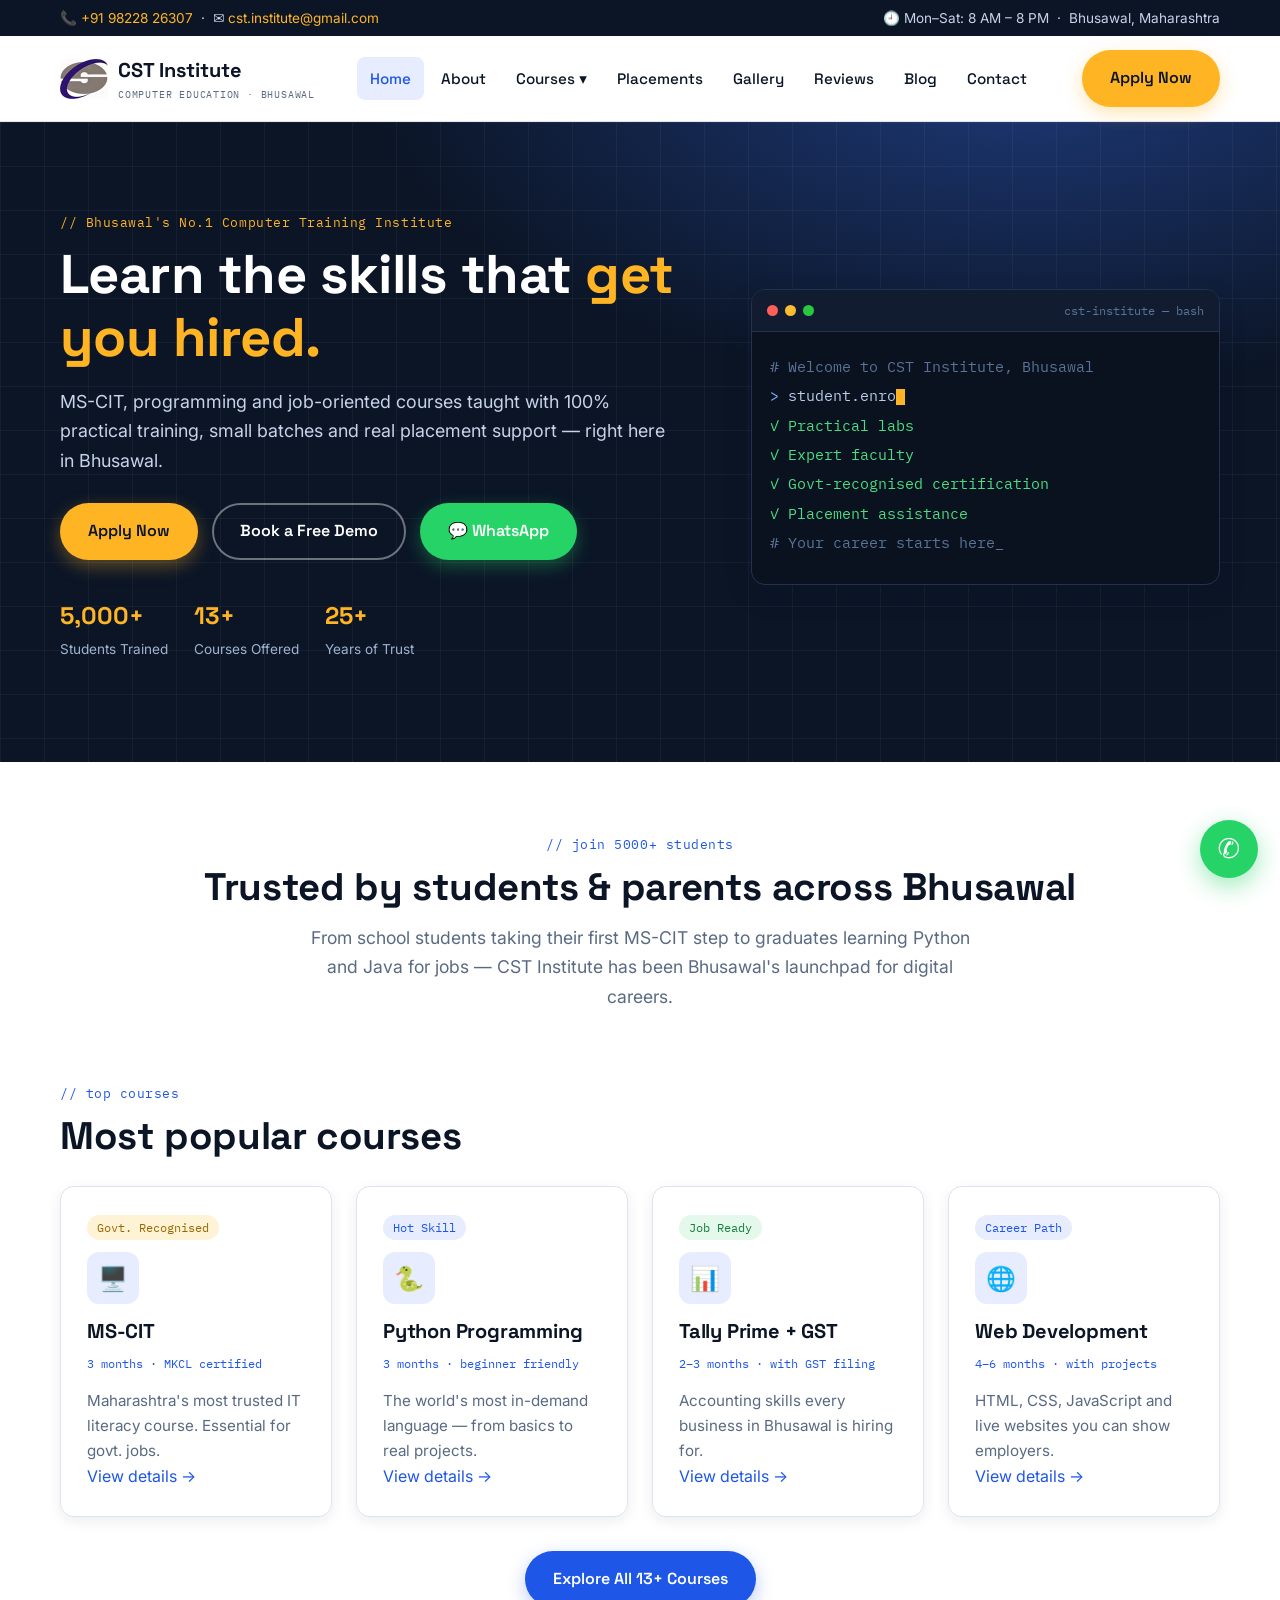
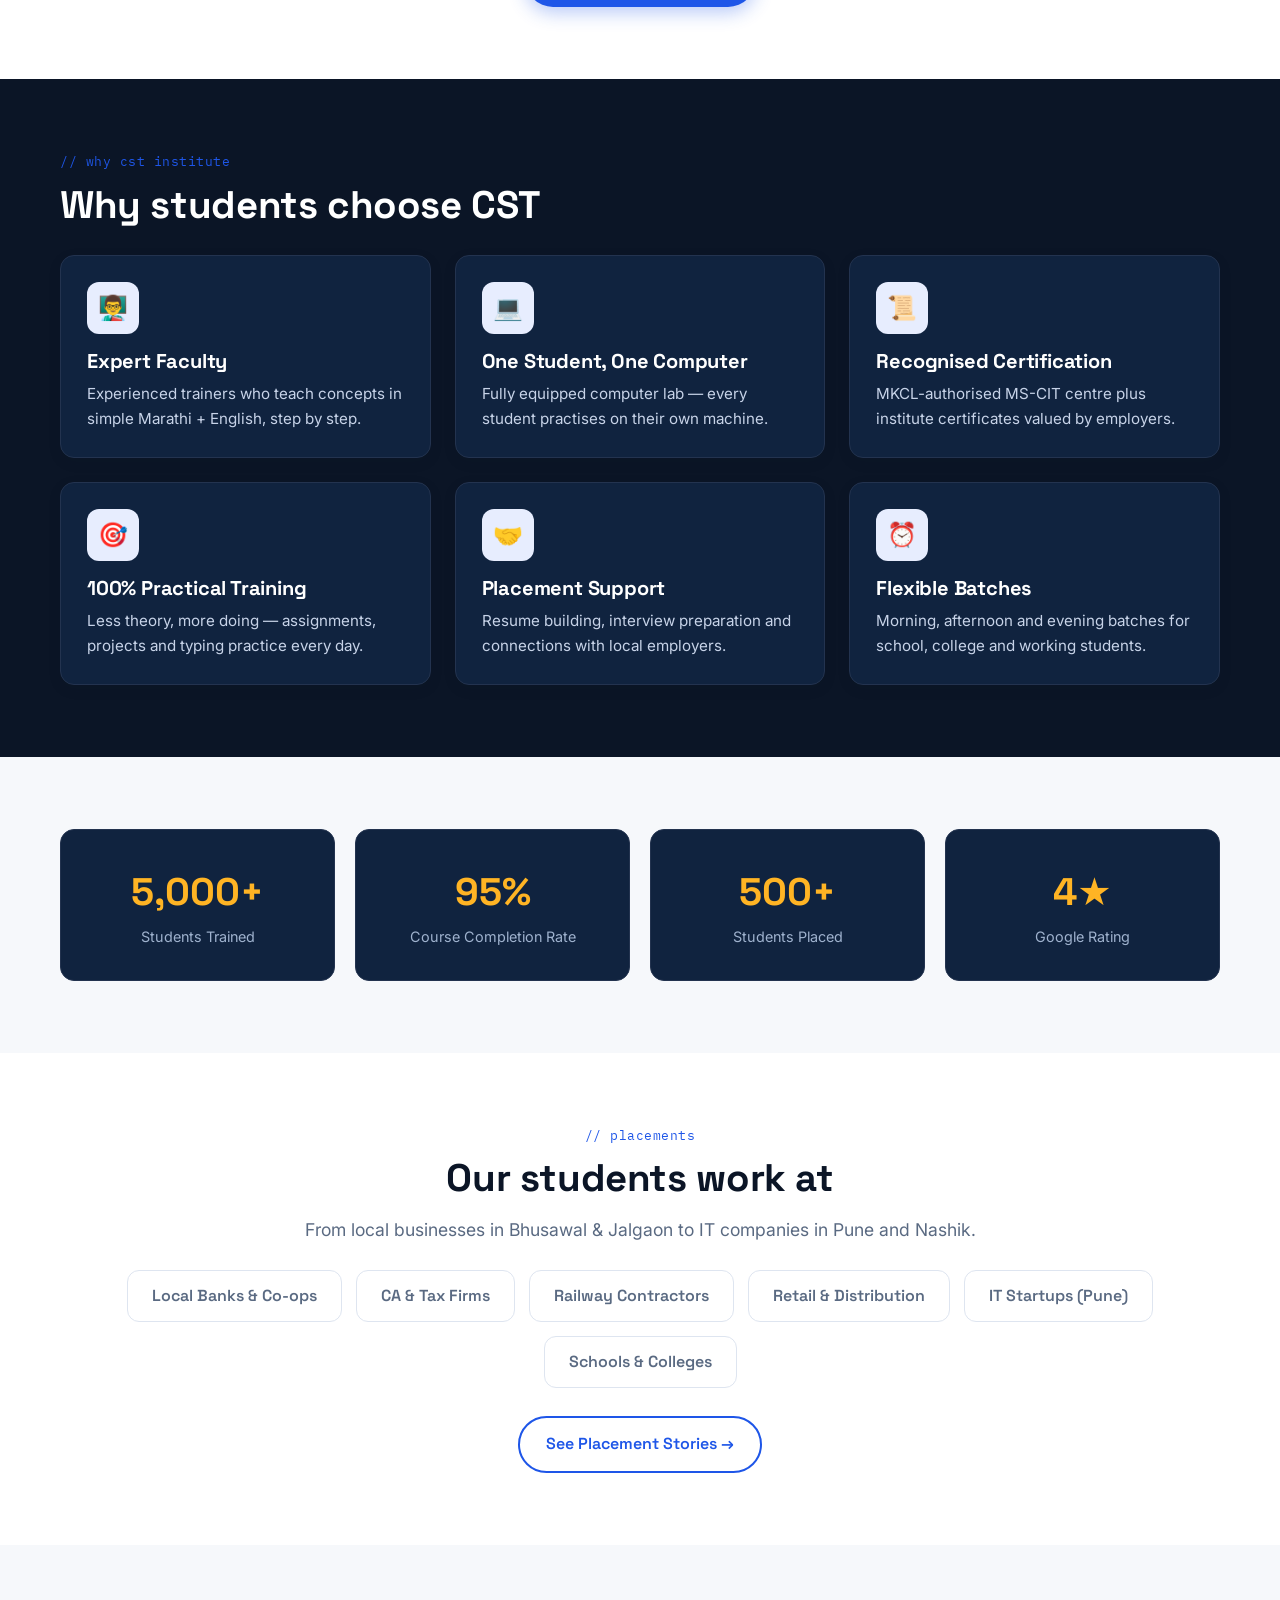
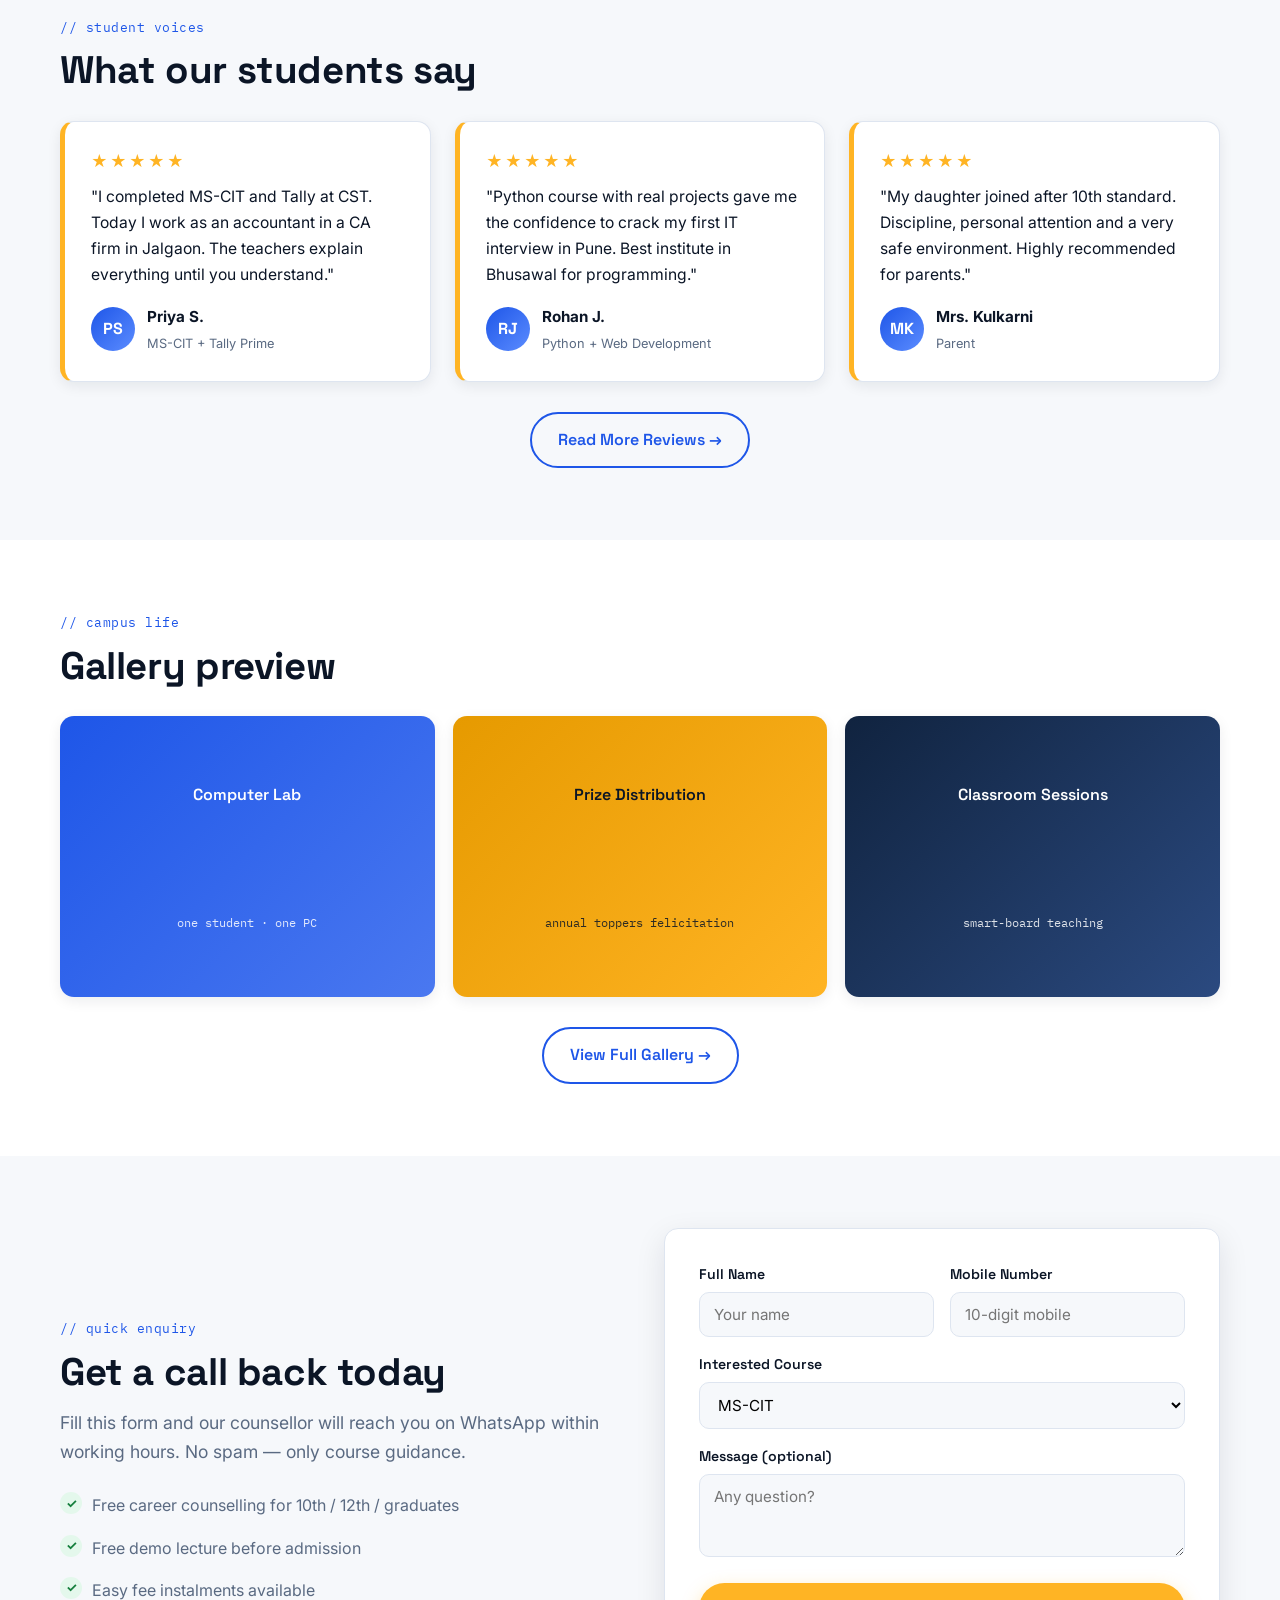
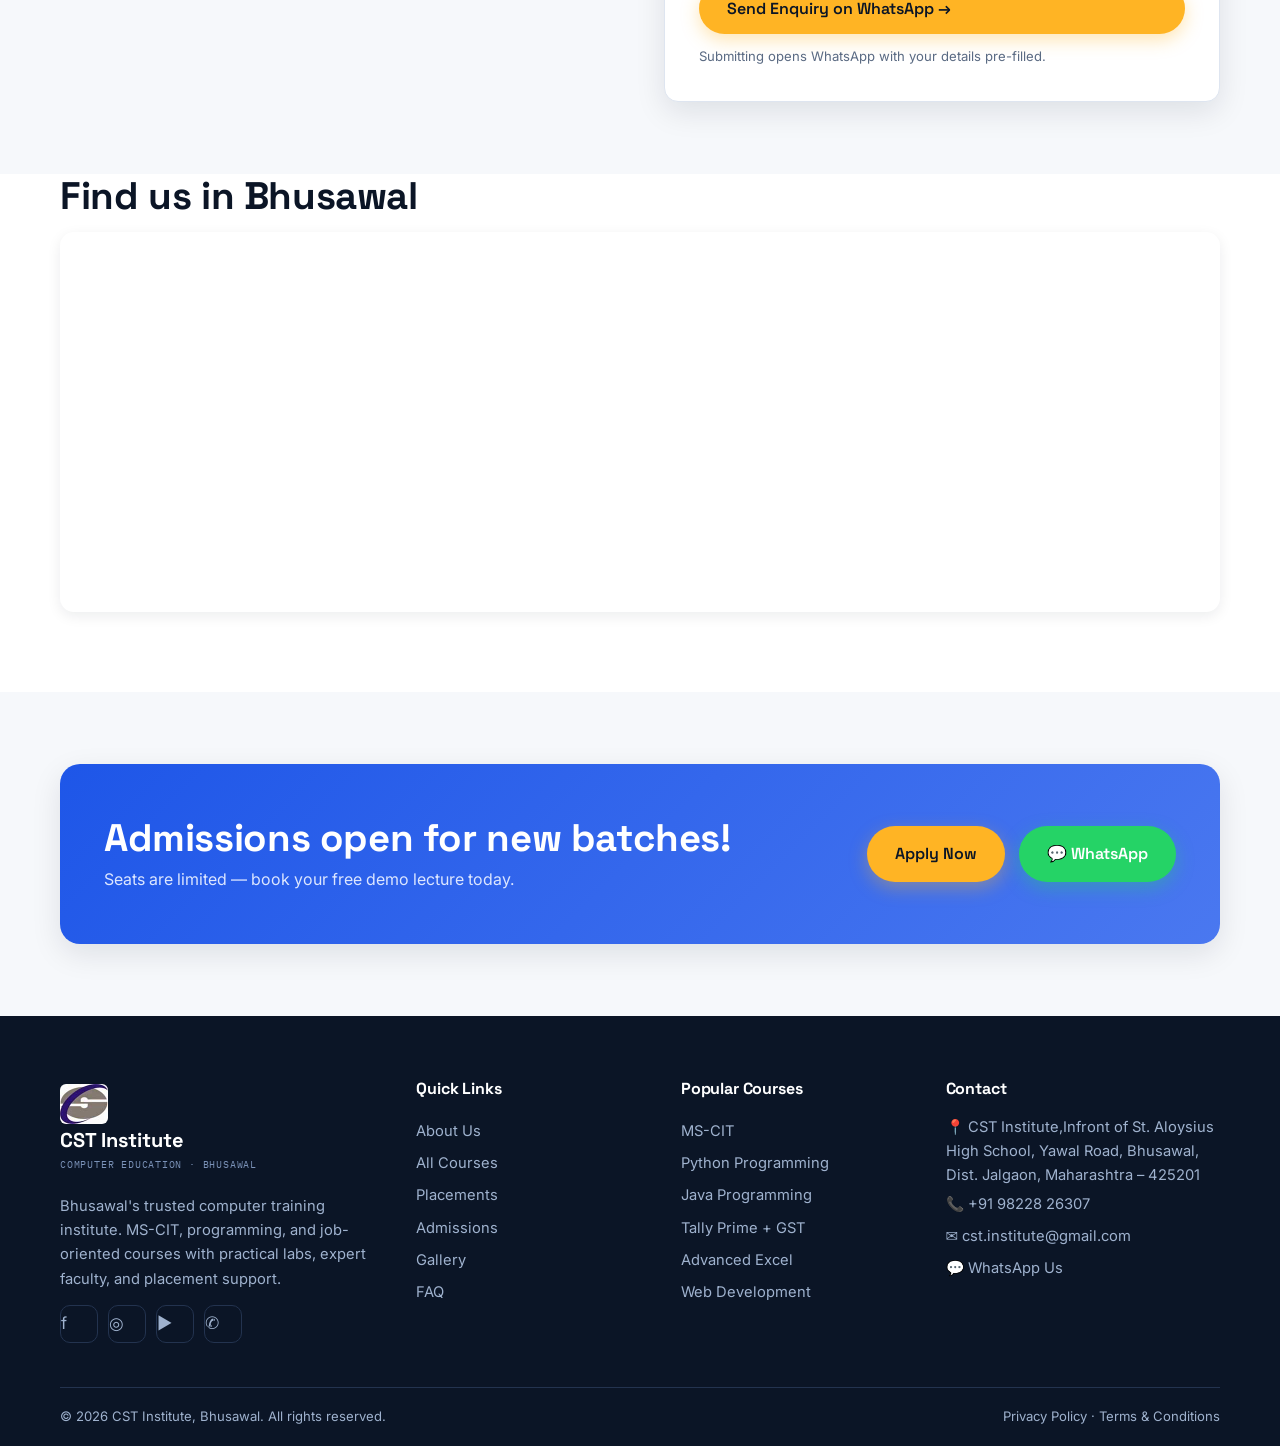
<file: index.html>
<!DOCTYPE html>
<html lang="en">
<head>
<meta charset="UTF-8">
<meta name="viewport" content="width=device-width, initial-scale=1.0">
<title>CST Institute Bhusawal | MS-CIT, Python, Java, Tally – Best Computer Classes</title>
<meta name="description" content="Bhusawal's trusted computer institute: MS-CIT (MKCL authorised), C, C++, Java, Python, Tally Prime, Advanced Excel, AI tools & more. Free demo lecture. Apply now!">
<meta property="og:title" content="CST Institute Bhusawal | MS-CIT, Python, Java, Tally – Best Computer Classes">
<meta property="og:description" content="Bhusawal's trusted computer institute: MS-CIT (MKCL authorised), C, C++, Java, Python, Tally Prime, Advanced Excel, AI tools & more. Free demo lecture. Apply now!">
<meta property="og:type" content="website">
<link rel="preconnect" href="https://fonts.googleapis.com">
<link rel="preconnect" href="https://fonts.gstatic.com" crossorigin>
<link href="https://fonts.googleapis.com/css2?family=Space+Grotesk:wght@500;600;700&family=Inter:wght@400;500;600&family=IBM+Plex+Mono:wght@400;500&display=swap" rel="stylesheet">
<link rel="icon" type="image/png" href="favicon.png"> <link rel="stylesheet" href="assets/style.css">
</head>
<body data-wa="917083021167">

<div class="topbar">
  <div class="container">
    <span>📞 <a href="tel:+917083021167">+91 98228 26307</a> &nbsp;·&nbsp; ✉️ <a href="mailto:chavhan.cst@gmail.com">cst.institute@gmail.com</a></span>
    <span>🕘 Mon–Sat: 8 AM – 8 PM &nbsp;·&nbsp; Bhusawal, Maharashtra</span>
  </div>
</div>
<header class="site">
  <div class="container nav">
    <a class="logo" href="index.html"><img src="assets/cst-logo.jpg" alt="CST Institute" style="height:40px;vertical-align:middle;border-radius:6px"><span>CST Institute<small>COMPUTER EDUCATION · BHUSAWAL</small></span></a>
    <nav class="menu" id="menu">
      <a href="index.html" class="active">Home</a>
      <a href="about.html">About</a>
      <div class="dropdown">
        <button aria-expanded="false">Courses ▾</button>
        <div class="dropdown-panel">
          <a href="courses.html">All Courses</a>
          <a href="mscit.html">MS-CIT (MKCL)</a>
          <a href="programming.html">Programming Courses</a>
          <a href="job-oriented.html">Job-Oriented Courses</a>
        </div>
      </div>
      <a href="placements.html">Placements</a>
      <a href="gallery.html">Gallery</a>
      <a href="testimonials.html">Reviews</a>
      <a href="blog.html">Blog</a>
      <a href="contact.html">Contact</a>
    </nav>
    <div class="nav-cta">
      <a class="btn btn-primary" href="admissions.html">Apply Now</a>
      <button class="hamburger" aria-label="Open menu" aria-expanded="false">☰</button>
    </div>
  </div>
</header>

<div class="hero">
  <div class="container">
    <div>
      <span class="eyebrow">// Bhusawal's No.1 Computer Training Institute</span>
      <h1>Learn the skills that <span class="hl">get you hired.</span></h1>
      <p>MS-CIT, programming and job-oriented courses taught with 100% practical training, small batches and real placement support — right here in Bhusawal.</p>
      <div class="hero-ctas">
        <a class="btn btn-primary" href="admissions.html">Apply Now</a>
        <a class="btn btn-ghost" href="admissions.html#demo">Book a Free Demo</a>
        <a class="btn btn-wa" href="https://wa.me/917083021167?text=Hi%20CST%20Institute%2C%20I%20want%20course%20details">💬 WhatsApp</a>
      </div>
      <div class="hero-badges">
        <div><strong data-count="5000" data-suffix="+">0</strong><span>Students Trained</span></div>
        <div><strong data-count="13" data-suffix="+">0</strong><span>Courses Offered</span></div>
        <div><strong data-count="25" data-suffix="+">0</strong><span>Years of Trust</span></div>
      </div>
    </div>
    <div class="terminal reveal" aria-hidden="true">
      <div class="terminal-bar"><i></i><i></i><i></i><span>cst-institute — bash</span></div>
      <div class="terminal-body">
        <div><span class="c"># Welcome to CST Institute, Bhusawal</span></div>
        <div><span class="k">&gt;</span> student.<span id="type-target"></span><span class="cursor"></span></div>
        <div><span class="ok">✓ Practical labs</span></div>
        <div><span class="ok">✓ Expert faculty</span></div>
        <div><span class="ok">✓ Govt-recognised certification</span></div>
        <div><span class="ok">✓ Placement assistance</span></div>
        <div><span class="c"># Your career starts here_</span></div>
      </div>
    </div>
  </div>
</div>

<section class="section-white">
  <div class="container center reveal">
    <span class="eyebrow">// join 5000+ students</span>
    <h2>Trusted by students &amp; parents across Bhusawal</h2>
    <p class="lead">From school students taking their first MS-CIT step to graduates learning Python and Java for jobs — CST Institute has been Bhusawal's launchpad for digital careers.</p>
  </div>
</section>

<section style="padding-top:0" class="section-white">
  <div class="container">
    <span class="eyebrow reveal">// top courses</span>
    <h2 class="reveal">Most popular courses</h2>
    <div class="grid grid-4" style="margin-top:28px">
      <div class="card reveal"><span class="tag gold">Govt. Recognised</span><div class="icon">🖥️</div><h3>MS-CIT</h3><span class="meta">3 months · MKCL certified</span><p>Maharashtra's most trusted IT literacy course. Essential for govt. jobs.</p><a href="mscit.html">View details →</a></div>
      <div class="card reveal"><span class="tag">Hot Skill</span><div class="icon">🐍</div><h3>Python Programming</h3><span class="meta">3 months · beginner friendly</span><p>The world's most in-demand language — from basics to real projects.</p><a href="programming.html">View details →</a></div>
      <div class="card reveal"><span class="tag green">Job Ready</span><div class="icon">📊</div><h3>Tally Prime + GST</h3><span class="meta">2–3 months · with GST filing</span><p>Accounting skills every business in Bhusawal is hiring for.</p><a href="job-oriented.html">View details →</a></div>
      <div class="card reveal"><span class="tag">Career Path</span><div class="icon">🌐</div><h3>Web Development</h3><span class="meta">4–6 months · with projects</span><p>HTML, CSS, JavaScript and live websites you can show employers.</p><a href="programming.html">View details →</a></div>
    </div>
    <div class="center" style="margin-top:34px"><a class="btn btn-blue" href="courses.html">Explore All 13+ Courses</a></div>
  </div>
</section>

<section class="section-dark">
  <div class="container">
    <span class="eyebrow reveal">// why cst institute</span>
    <h2 class="reveal">Why students choose CST</h2>
    <div class="grid grid-3" style="margin-top:28px">
      <div class="card reveal"><div class="icon">👨‍🏫</div><h3>Expert Faculty</h3><p>Experienced trainers who teach concepts in simple Marathi + English, step by step.</p></div>
      <div class="card reveal"><div class="icon">💻</div><h3>One Student, One Computer</h3><p>Fully equipped computer lab — every student practises on their own machine.</p></div>
      <div class="card reveal"><div class="icon">📜</div><h3>Recognised Certification</h3><p>MKCL-authorised MS-CIT centre plus institute certificates valued by employers.</p></div>
      <div class="card reveal"><div class="icon">🎯</div><h3>100% Practical Training</h3><p>Less theory, more doing — assignments, projects and typing practice every day.</p></div>
      <div class="card reveal"><div class="icon">🤝</div><h3>Placement Support</h3><p>Resume building, interview preparation and connections with local employers.</p></div>
      <div class="card reveal"><div class="icon">⏰</div><h3>Flexible Batches</h3><p>Morning, afternoon and evening batches for school, college and working students.</p></div>
    </div>
  </div>
</section>

<section>
  <div class="container">
    <div class="stats">
      <div class="stat reveal"><strong data-count="5000" data-suffix="+">0</strong><span>Students Trained</span></div>
      <div class="stat reveal"><strong data-count="95" data-suffix="%">0</strong><span>Course Completion Rate</span></div>
      <div class="stat reveal"><strong data-count="500" data-suffix="+">0</strong><span>Students Placed</span></div>
      <div class="stat reveal"><strong data-count="4.8" data-suffix="★">0</strong><span>Google Rating</span></div>
    </div>
  </div>
</section>

<section class="section-white">
  <div class="container center">
    <span class="eyebrow reveal">// placements</span>
    <h2 class="reveal">Our students work at</h2>
    <p class="lead reveal">From local businesses in Bhusawal &amp; Jalgaon to IT companies in Pune and Nashik.</p>
    <div class="logo-strip reveal" style="margin-top:26px">
      <span>Local Banks &amp; Co-ops</span><span>CA &amp; Tax Firms</span><span>Railway Contractors</span><span>Retail &amp; Distribution</span><span>IT Startups (Pune)</span><span>Schools &amp; Colleges</span>
    </div>
    <div style="margin-top:28px"><a class="btn btn-outline" href="placements.html">See Placement Stories →</a></div>
  </div>
</section>

<section>
  <div class="container">
    <span class="eyebrow reveal">// student voices</span>
    <h2 class="reveal">What our students say</h2>
    <div class="grid grid-3" style="margin-top:28px">
      <div class="quote reveal"><div class="stars">★★★★★</div><p>"I completed MS-CIT and Tally at CST. Today I work as an accountant in a CA firm in Jalgaon. The teachers explain everything until you understand."</p><footer><div class="avatar">PS</div><div><strong>Priya S.</strong><span>MS-CIT + Tally Prime</span></div></footer></div>
      <div class="quote reveal"><div class="stars">★★★★★</div><p>"Python course with real projects gave me the confidence to crack my first IT interview in Pune. Best institute in Bhusawal for programming."</p><footer><div class="avatar">RJ</div><div><strong>Rohan J.</strong><span>Python + Web Development</span></div></footer></div>
      <div class="quote reveal"><div class="stars">★★★★★</div><p>"My daughter joined after 10th standard. Discipline, personal attention and a very safe environment. Highly recommended for parents."</p><footer><div class="avatar">MK</div><div><strong>Mrs. Kulkarni</strong><span>Parent</span></div></footer></div>
    </div>
    <div class="center" style="margin-top:30px"><a class="btn btn-outline" href="testimonials.html">Read More Reviews →</a></div>
  </div>
</section>

<section class="section-white">
  <div class="container">
    <span class="eyebrow reveal">// campus life</span>
    <h2 class="reveal">Gallery preview</h2>
    <div class="gallery-grid" style="margin-top:28px">
      <div class="ph a reveal">Computer Lab<small>one student · one PC</small></div>
      <div class="ph c reveal">Prize Distribution<small>annual toppers felicitation</small></div>
      <div class="ph b reveal">Classroom Sessions<small>smart-board teaching</small></div>
    </div>
    <div class="center" style="margin-top:30px"><a class="btn btn-outline" href="gallery.html">View Full Gallery →</a></div>
  </div>
</section>

<section>
  <div class="container split">
    <div class="reveal">
      <span class="eyebrow">// quick enquiry</span>
      <h2>Get a call back today</h2>
      <p class="lead">Fill this form and our counsellor will reach you on WhatsApp within working hours. No spam — only course guidance.</p>
      <ul class="checklist" style="margin-top:18px">
        <li>Free career counselling for 10th / 12th / graduates</li>
        <li>Free demo lecture before admission</li>
        <li>Easy fee instalments available</li>
      </ul>
    </div>
    <div class="form-card reveal">
      <form class="wa-form">
        <div class="form-grid">
          <div><label for="h-name">Full Name</label><input id="h-name" name="Name" required placeholder="Your name"></div>
          <div><label for="h-phone">Mobile Number</label><input id="h-phone" name="Mobile" type="tel" required placeholder="10-digit mobile"></div>
          <div class="full"><label for="h-course">Interested Course</label>
            <select id="h-course" name="Course"><option>MS-CIT</option><option>Python</option><option>Java</option><option>C / C++</option><option>Tally Prime</option><option>Advanced Excel</option><option>Web Development</option><option>AI &amp; ChatGPT Tools</option><option>Other</option></select>
          </div>
          <div class="full"><label for="h-msg">Message (optional)</label><textarea id="h-msg" name="Message" rows="3" placeholder="Any question?"></textarea></div>
        </div>
        <button class="btn btn-primary" type="submit" style="margin-top:18px;width:100%">Send Enquiry on WhatsApp →</button>
        <p class="form-note form-success" style="display:none;color:#157F3D">✓ WhatsApp opened — press send to complete your enquiry.</p>
        <p class="form-note">Submitting opens WhatsApp with your details pre-filled.</p>
      </form>
    </div>
  </div>
</section>

<section class="section-white" style="padding-top:0">
  <div class="container">
    <h2 class="reveal">Find us in Bhusawal</h2>
    <iframe class="map-frame reveal" title="CST Institute location map" loading="lazy" src="https://www.google.com/maps?q=Bhusawal,+Maharashtra&output=embed"></iframe>
  </div>
</section>

<section>
  <div class="container">
    <div class="cta-band reveal">
      <div><h2>Admissions open for new batches!</h2><p>Seats are limited — book your free demo lecture today.</p></div>
      <div style="display:flex;gap:14px;flex-wrap:wrap">
        <a class="btn btn-primary" href="admissions.html">Apply Now</a>
        <a class="btn btn-wa" href="https://wa.me/917083021167?text=Hi%2C%20I%20want%20admission%20details">💬 WhatsApp</a>
      </div>
    </div>
  </div>
</section>

<footer class="site">
  <div class="container">
    <div class="footer-grid">
      <div>
        <a class="logo" href="index.html" style="color:#fff"><img src="assets/cst-logo.jpg" alt="CST Institute" style="height:40px;vertical-align:middle;border-radius:6px"><span>CST Institute<small style="color:#7B92B8">COMPUTER EDUCATION · BHUSAWAL</small></span></a>
        <p style="margin-top:16px;color:#9FB2CE">Bhusawal's trusted computer training institute. MS-CIT, programming, and job-oriented courses with practical labs, expert faculty, and placement support.</p>
        <div class="socials">
          <a href="#" aria-label="Facebook">f</a>
          <a href="#" aria-label="Instagram">◎</a>
          <a href="#" aria-label="YouTube">▶</a>
          <a href="https://wa.me/917083021167" aria-label="WhatsApp">✆</a>
        </div>
      </div>
      <div>
        <h4>Quick Links</h4>
        <a href="about.html">About Us</a>
        <a href="courses.html">All Courses</a>
        <a href="placements.html">Placements</a>
        <a href="admissions.html">Admissions</a>
        <a href="gallery.html">Gallery</a>
        <a href="faq.html">FAQ</a>
      </div>
      <div>
        <h4>Popular Courses</h4>
        <a href="mscit.html">MS-CIT</a>
        <a href="programming.html">Python Programming</a>
        <a href="programming.html">Java Programming</a>
        <a href="job-oriented.html">Tally Prime + GST</a>
        <a href="job-oriented.html">Advanced Excel</a>
        <a href="programming.html">Web Development</a>
      </div>
      <div>
        <h4>Contact</h4>
        <p style="color:#9FB2CE">📍 CST Institute,Infront of St. Aloysius High School, Yawal Road, Bhusawal, Dist. Jalgaon, Maharashtra – 425201</p>
        <a href="tel:+917083021167">📞 +91 98228 26307</a>
        <a href="mailto:chavhan.cst@gmail.com">✉️ cst.institute@gmail.com</a>
        <a href="https://wa.me/917083021167">💬 WhatsApp Us</a>
      </div>
    </div>
    <div class="footer-bottom">
      <span>© <span id="year"></span> CST Institute, Bhusawal. All rights reserved.</span>
      <span><a href="privacy.html" style="display:inline">Privacy Policy</a> · <a href="terms.html" style="display:inline">Terms &amp; Conditions</a></span>
    </div>
  </div>
</footer>
<a class="wa-float" href="https://wa.me/917083021167?text=Hi%20CST%20Institute%2C%20I%20want%20course%20details" aria-label="Chat on WhatsApp">✆</a>
<script src="assets/main.js"></script>
</body>
</html>
</file>
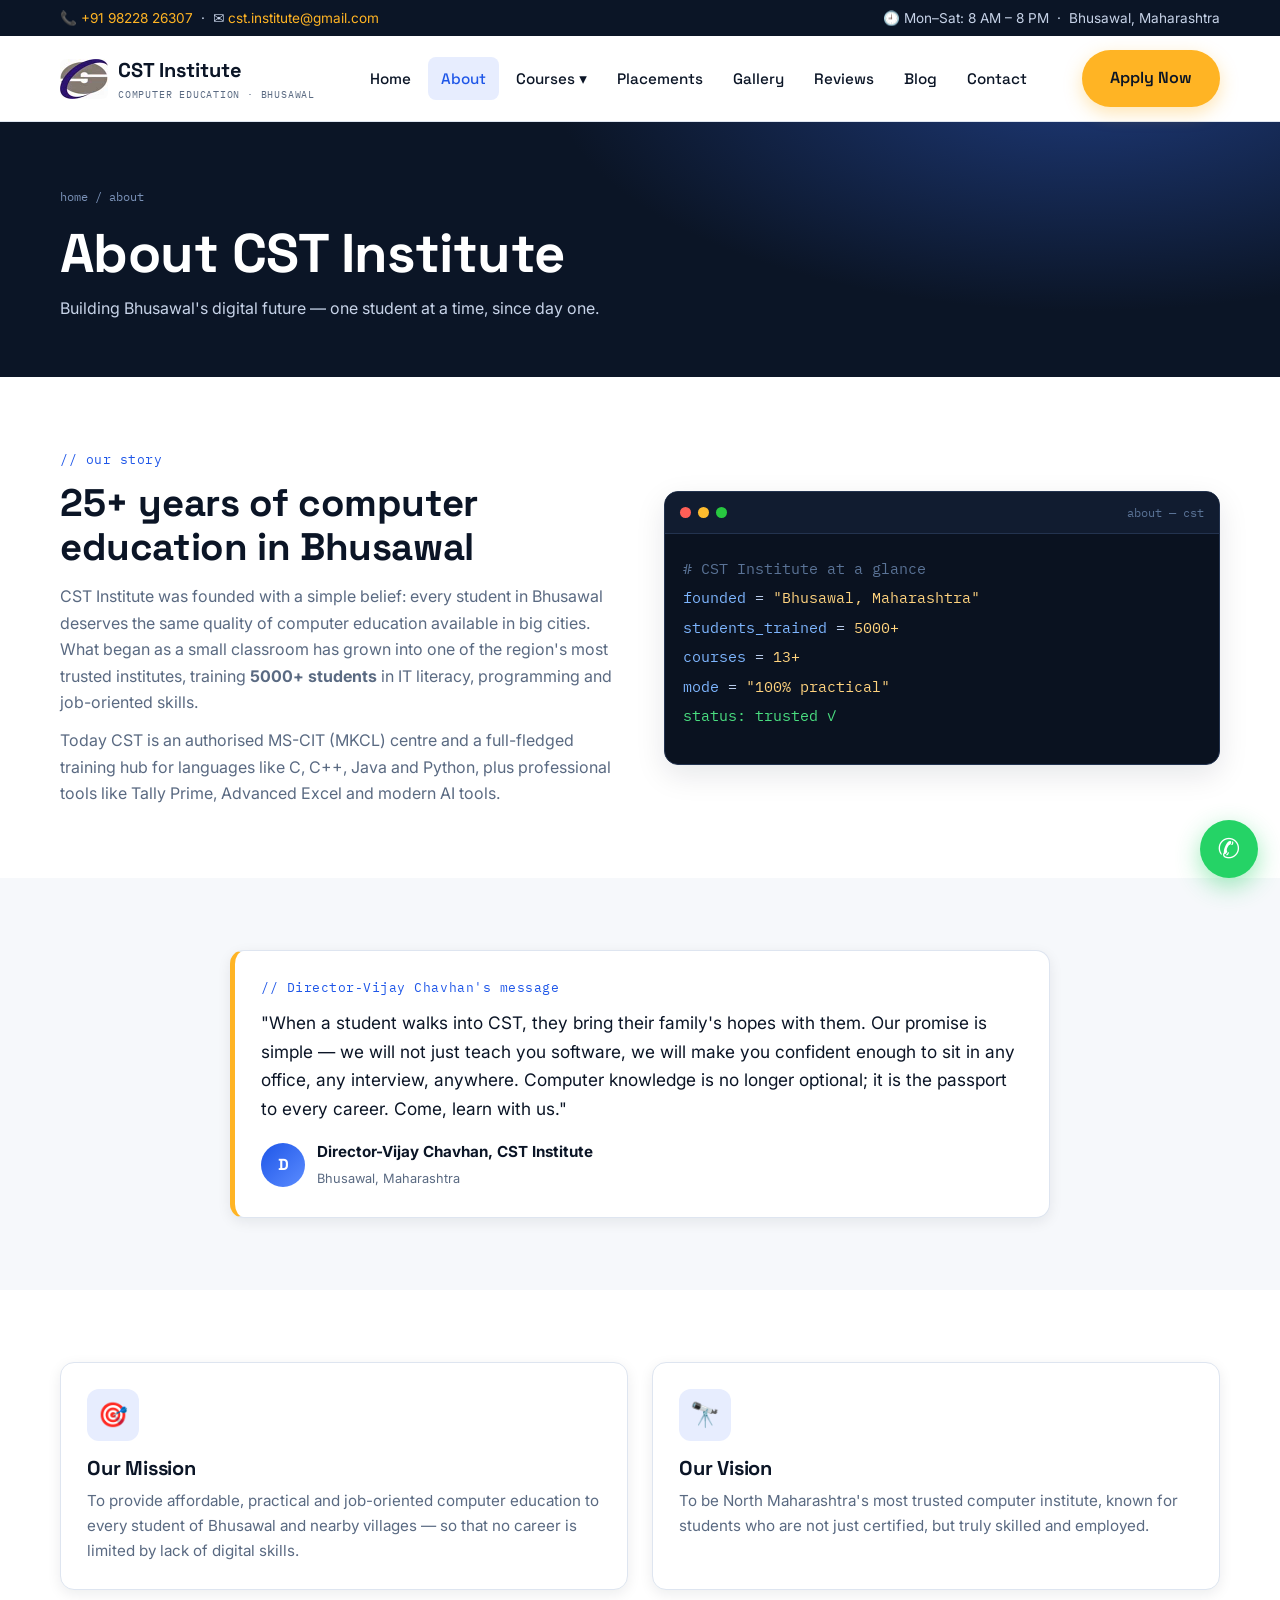
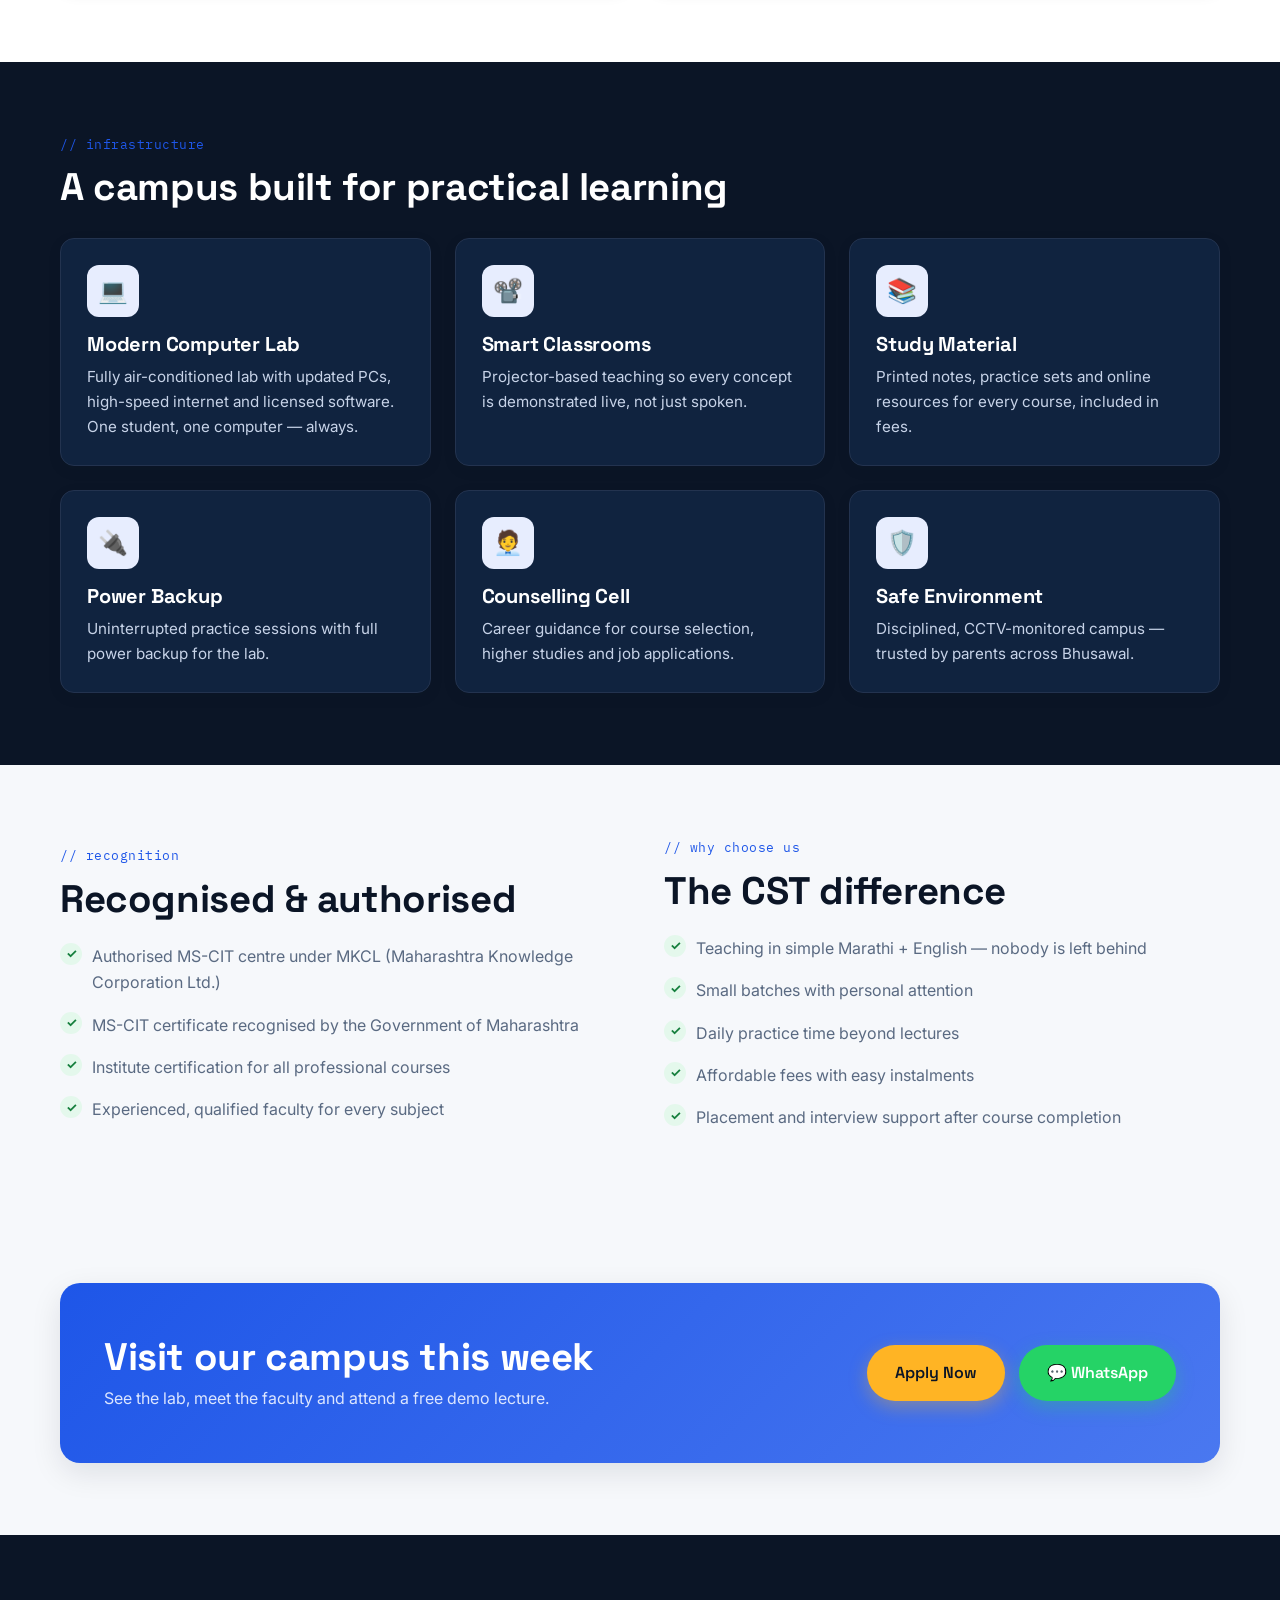
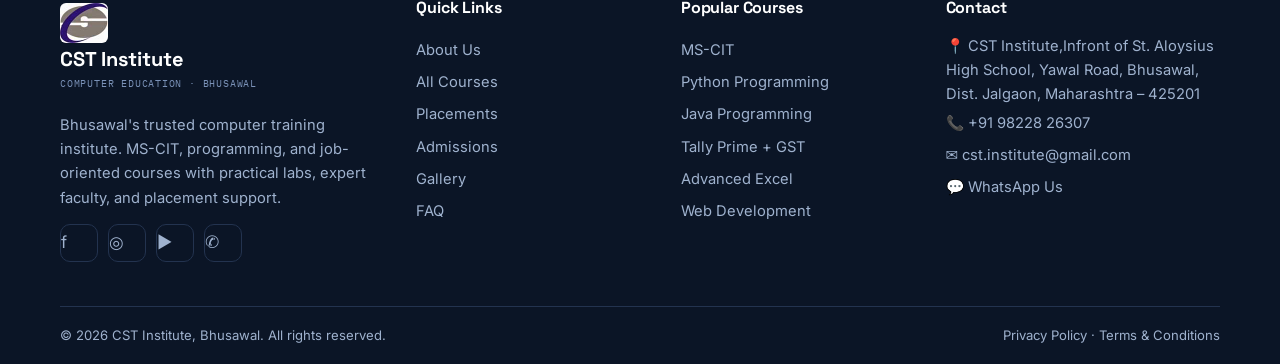
<file: about.html>
<!DOCTYPE html>
<html lang="en">
<head>
<meta charset="UTF-8">
<meta name="viewport" content="width=device-width, initial-scale=1.0">
<title>About Us | CST Institute Bhusawal</title>
<meta name="description" content="15+ years of computer education in Bhusawal. Director's message, mission & vision, modern lab infrastructure and MKCL recognition.">
<meta property="og:title" content="About Us | CST Institute Bhusawal">
<meta property="og:description" content="15+ years of computer education in Bhusawal. Director's message, mission & vision, modern lab infrastructure and MKCL recognition.">
<meta property="og:type" content="website">
<link rel="preconnect" href="https://fonts.googleapis.com">
<link rel="preconnect" href="https://fonts.gstatic.com" crossorigin>
<link href="https://fonts.googleapis.com/css2?family=Space+Grotesk:wght@500;600;700&family=Inter:wght@400;500;600&family=IBM+Plex+Mono:wght@400;500&display=swap" rel="stylesheet">
<link rel="icon" type="image/png" href="favicon.png"> <link rel="stylesheet" href="assets/style.css">
</head>
<body data-wa="917083021167">

<div class="topbar">
  <div class="container">
    <span>📞 <a href="tel:+917083021167">+91 98228 26307</a> &nbsp;·&nbsp; ✉️ <a href="mailto:chavhan.cst@gmail.com">cst.institute@gmail.com</a></span>
    <span>🕘 Mon–Sat: 8 AM – 8 PM &nbsp;·&nbsp; Bhusawal, Maharashtra</span>
  </div>
</div>
<header class="site">
  <div class="container nav">
    <a class="logo" href="index.html"><img src="assets/cst-logo.jpg" alt="CST Institute" style="height:40px;vertical-align:middle;border-radius:6px"><span>CST Institute<small>COMPUTER EDUCATION · BHUSAWAL</small></span></a>
    <nav class="menu" id="menu">
      <a href="index.html">Home</a>
      <a href="about.html" class="active">About</a>
      <div class="dropdown">
        <button aria-expanded="false">Courses ▾</button>
        <div class="dropdown-panel">
          <a href="courses.html">All Courses</a>
          <a href="mscit.html">MS-CIT (MKCL)</a>
          <a href="programming.html">Programming Courses</a>
          <a href="job-oriented.html">Job-Oriented Courses</a>
        </div>
      </div>
      <a href="placements.html">Placements</a>
      <a href="gallery.html">Gallery</a>
      <a href="testimonials.html">Reviews</a>
      <a href="blog.html">Blog</a>
      <a href="contact.html">Contact</a>
    </nav>
    <div class="nav-cta">
      <a class="btn btn-primary" href="admissions.html">Apply Now</a>
      <button class="hamburger" aria-label="Open menu" aria-expanded="false">☰</button>
    </div>
  </div>
</header>

<div class="page-hero">
  <div class="container">
    <div class="crumbs"><a href="index.html">home</a> / about</div>
    <h1>About CST Institute</h1>
    <p>Building Bhusawal's digital future — one student at a time, since day one.</p>
  </div>
</div>

<section class="section-white">
  <div class="container split">
    <div class="reveal">
      <span class="eyebrow">// our story</span>
      <h2>25+ years of computer education in Bhusawal</h2>
      <p>CST Institute was founded with a simple belief: every student in Bhusawal deserves the same quality of computer education available in big cities. What began as a small classroom has grown into one of the region's most trusted institutes, training <strong>5000+ students</strong> in IT literacy, programming and job-oriented skills.</p>
      <p style="margin-top:12px">Today CST is an authorised MS-CIT (MKCL) centre and a full-fledged training hub for languages like C, C++, Java and Python, plus professional tools like Tally Prime, Advanced Excel and modern AI tools.</p>
    </div>
    <div class="terminal reveal"><div class="terminal-bar"><i></i><i></i><i></i><span>about — cst</span></div>
      <div class="terminal-body">
        <div><span class="c"># CST Institute at a glance</span></div>
        <div><span class="k">founded</span> = <span class="s">"Bhusawal, Maharashtra"</span></div>
        <div><span class="k">students_trained</span> = <span class="s">5000+</span></div>
        <div><span class="k">courses</span> = <span class="s">13+</span></div>
        <div><span class="k">mode</span> = <span class="s">"100% practical"</span></div>
        <div><span class="ok">status: trusted ✓</span></div>
      </div>
    </div>
  </div>
</section>

<section>
  <div class="container">
    <div class="quote reveal" style="max-width:820px;margin-inline:auto">
      <span class="eyebrow">// Director-Vijay Chavhan's message</span>
      <p style="font-size:1.08rem">"When a student walks into CST, they bring their family's hopes with them. Our promise is simple — we will not just teach you software, we will make you confident enough to sit in any office, any interview, anywhere. Computer knowledge is no longer optional; it is the passport to every career. Come, learn with us."</p>
      <footer><div class="avatar">D</div><div><strong>Director-Vijay Chavhan, CST Institute</strong><span>Bhusawal, Maharashtra</span></div></footer>
    </div>
  </div>
</section>

<section class="section-white">
  <div class="container">
    <div class="grid grid-2">
      <div class="card reveal"><div class="icon">🎯</div><h3>Our Mission</h3><p>To provide affordable, practical and job-oriented computer education to every student of Bhusawal and nearby villages — so that no career is limited by lack of digital skills.</p></div>
      <div class="card reveal"><div class="icon">🔭</div><h3>Our Vision</h3><p>To be North Maharashtra's most trusted computer institute, known for students who are not just certified, but truly skilled and employed.</p></div>
    </div>
  </div>
</section>

<section class="section-dark">
  <div class="container">
    <span class="eyebrow reveal">// infrastructure</span>
    <h2 class="reveal">A campus built for practical learning</h2>
    <div class="grid grid-3" style="margin-top:28px">
      <div class="card reveal"><div class="icon">💻</div><h3>Modern Computer Lab</h3><p>Fully air-conditioned lab with updated PCs, high-speed internet and licensed software. One student, one computer — always.</p></div>
      <div class="card reveal"><div class="icon">📽️</div><h3>Smart Classrooms</h3><p>Projector-based teaching so every concept is demonstrated live, not just spoken.</p></div>
      <div class="card reveal"><div class="icon">📚</div><h3>Study Material</h3><p>Printed notes, practice sets and online resources for every course, included in fees.</p></div>
      <div class="card reveal"><div class="icon">🔌</div><h3>Power Backup</h3><p>Uninterrupted practice sessions with full power backup for the lab.</p></div>
      <div class="card reveal"><div class="icon">🧑‍💼</div><h3>Counselling Cell</h3><p>Career guidance for course selection, higher studies and job applications.</p></div>
      <div class="card reveal"><div class="icon">🛡️</div><h3>Safe Environment</h3><p>Disciplined, CCTV-monitored campus — trusted by parents across Bhusawal.</p></div>
    </div>
  </div>
</section>

<section>
  <div class="container split">
    <div class="reveal">
      <span class="eyebrow">// recognition</span>
      <h2>Recognised &amp; authorised</h2>
      <ul class="checklist" style="margin-top:14px">
        <li>Authorised MS-CIT centre under MKCL (Maharashtra Knowledge Corporation Ltd.)</li>
        <li>MS-CIT certificate recognised by the Government of Maharashtra</li>
        <li>Institute certification for all professional courses</li>
        <li>Experienced, qualified faculty for every subject</li>
      </ul>
    </div>
    <div class="reveal">
      <span class="eyebrow">// why choose us</span>
      <h2>The CST difference</h2>
      <ul class="checklist" style="margin-top:14px">
        <li>Teaching in simple Marathi + English — nobody is left behind</li>
        <li>Small batches with personal attention</li>
        <li>Daily practice time beyond lectures</li>
        <li>Affordable fees with easy instalments</li>
        <li>Placement and interview support after course completion</li>
      </ul>
    </div>
  </div>
</section>

<section>
  <div class="container">
    <div class="cta-band reveal">
      <div><h2>Visit our campus this week</h2><p>See the lab, meet the faculty and attend a free demo lecture.</p></div>
      <div style="display:flex;gap:14px;flex-wrap:wrap">
        <a class="btn btn-primary" href="admissions.html">Apply Now</a>
        <a class="btn btn-wa" href="https://wa.me/917083021167?text=Hi%2C%20I%20want%20admission%20details">💬 WhatsApp</a>
      </div>
    </div>
  </div>
</section>

<footer class="site">
  <div class="container">
    <div class="footer-grid">
      <div>
        <a class="logo" href="index.html" style="color:#fff"><img src="assets/cst-logo.jpg" alt="CST Institute" style="height:40px;vertical-align:middle;border-radius:6px"><span>CST Institute<small style="color:#7B92B8">COMPUTER EDUCATION · BHUSAWAL</small></span></a>
        <p style="margin-top:16px;color:#9FB2CE">Bhusawal's trusted computer training institute. MS-CIT, programming, and job-oriented courses with practical labs, expert faculty, and placement support.</p>
        <div class="socials">
          <a href="#" aria-label="Facebook">f</a>
          <a href="#" aria-label="Instagram">◎</a>
          <a href="#" aria-label="YouTube">▶</a>
          <a href="https://wa.me/917083021167" aria-label="WhatsApp">✆</a>
        </div>
      </div>
      <div>
        <h4>Quick Links</h4>
        <a href="about.html">About Us</a>
        <a href="courses.html">All Courses</a>
        <a href="placements.html">Placements</a>
        <a href="admissions.html">Admissions</a>
        <a href="gallery.html">Gallery</a>
        <a href="faq.html">FAQ</a>
      </div>
      <div>
        <h4>Popular Courses</h4>
        <a href="mscit.html">MS-CIT</a>
        <a href="programming.html">Python Programming</a>
        <a href="programming.html">Java Programming</a>
        <a href="job-oriented.html">Tally Prime + GST</a>
        <a href="job-oriented.html">Advanced Excel</a>
        <a href="programming.html">Web Development</a>
      </div>
      <div>
        <h4>Contact</h4>
        <p style="color:#9FB2CE">📍 CST Institute,Infront of St. Aloysius High School, Yawal Road, Bhusawal, Dist. Jalgaon, Maharashtra – 425201</p>
        <a href="tel:+917083021167">📞 +91 98228 26307</a>
        <a href="mailto:chavhan.cst@gmail.com">✉️ cst.institute@gmail.com</a>
        <a href="https://wa.me/917083021167">💬 WhatsApp Us</a>
      </div>
    </div>
    <div class="footer-bottom">
      <span>© <span id="year"></span> CST Institute, Bhusawal. All rights reserved.</span>
      <span><a href="privacy.html" style="display:inline">Privacy Policy</a> · <a href="terms.html" style="display:inline">Terms &amp; Conditions</a></span>
    </div>
  </div>
</footer>
<a class="wa-float" href="https://wa.me/917083021167?text=Hi%20CST%20Institute%2C%20I%20want%20course%20details" aria-label="Chat on WhatsApp">✆</a>
<script src="assets/main.js"></script>
</body>
</html>
</file>
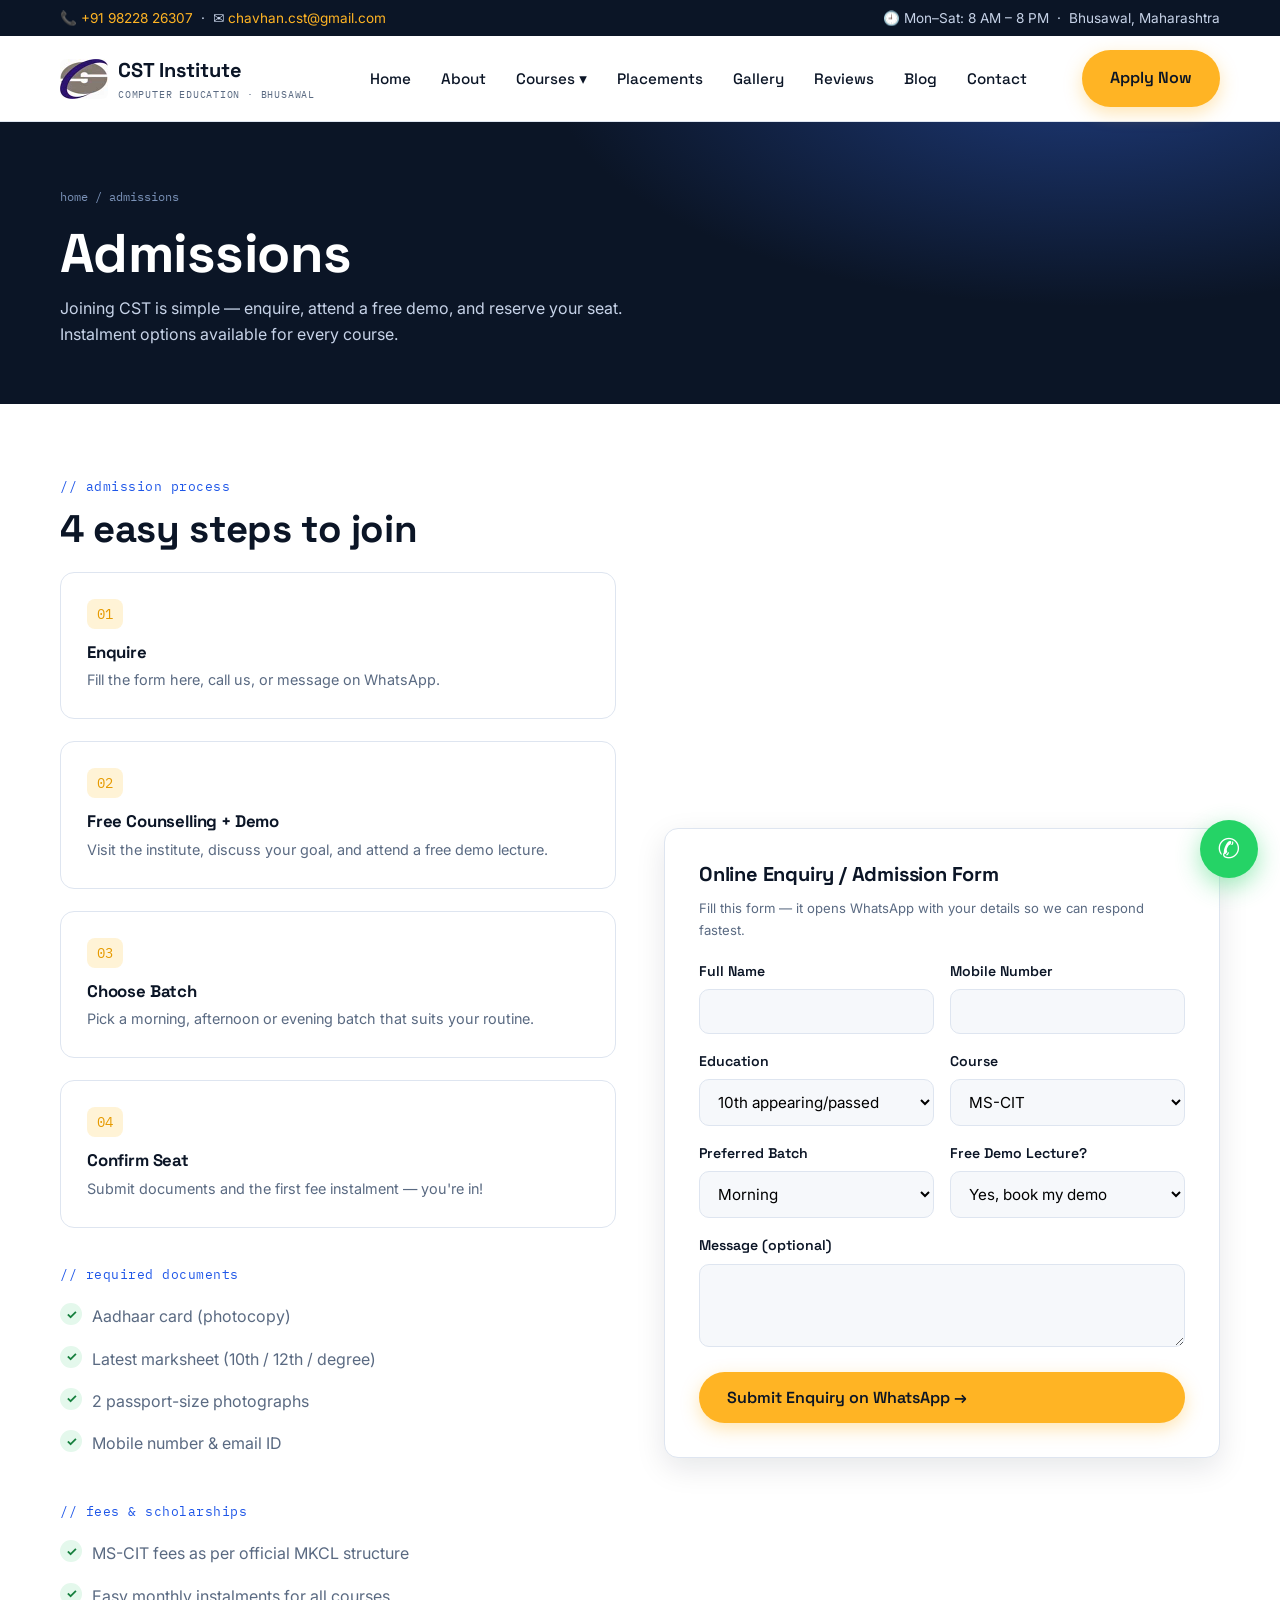
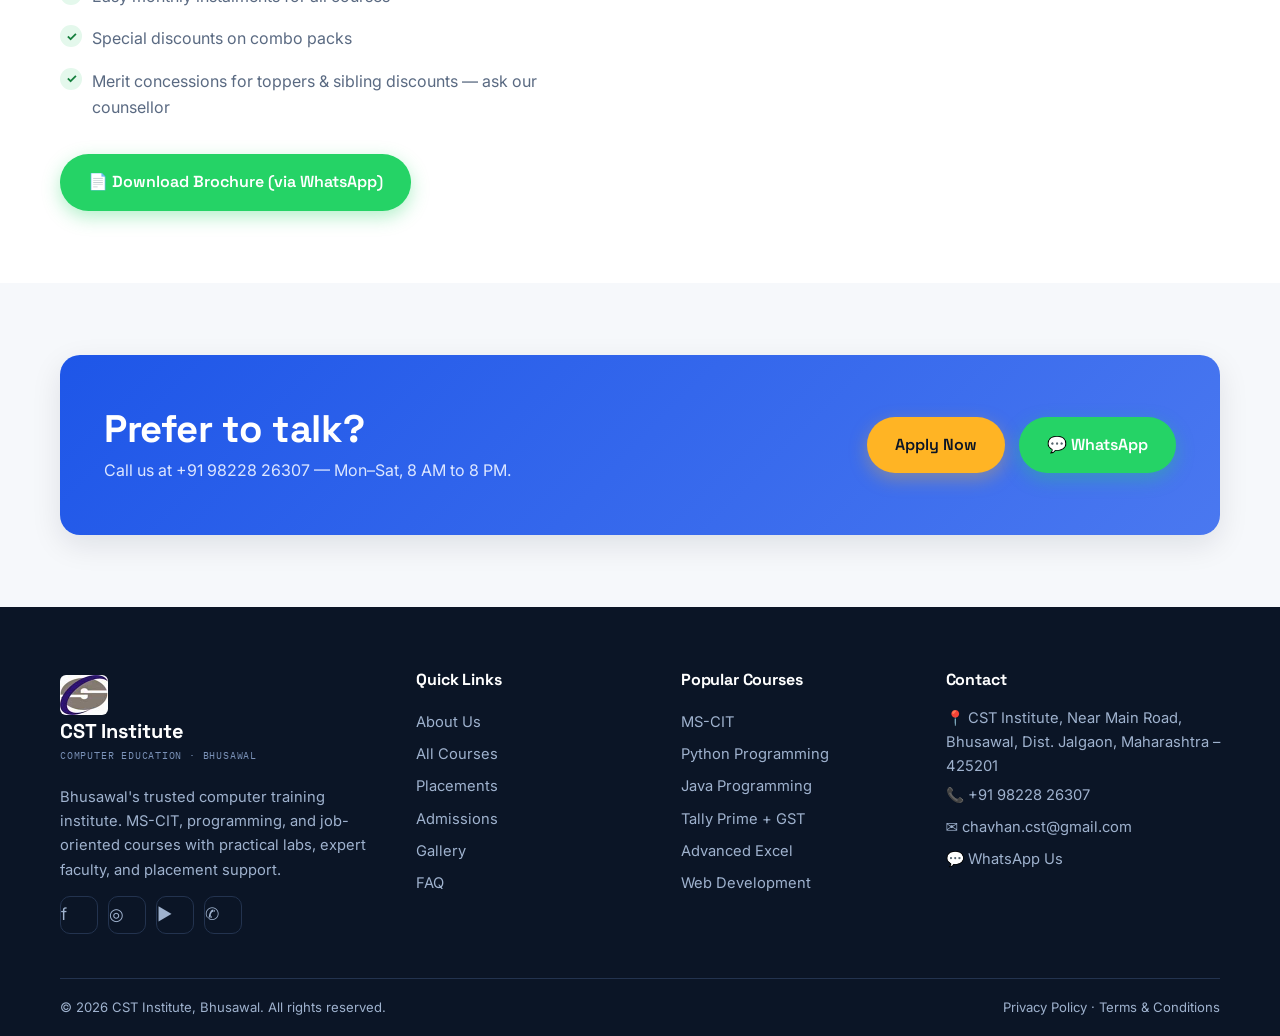
<file: admissions.html>
<!DOCTYPE html>
<html lang="en">
<head>
<meta charset="UTF-8">
<meta name="viewport" content="width=device-width, initial-scale=1.0">
<title>Admissions & Enquiry | CST Institute Bhusawal</title>
<meta name="description" content="Admission process, required documents, fees, scholarships and online enquiry form. Book a free demo lecture today.">
<meta property="og:title" content="Admissions & Enquiry | CST Institute Bhusawal">
<meta property="og:description" content="Admission process, required documents, fees, scholarships and online enquiry form. Book a free demo lecture today.">
<meta property="og:type" content="website">
<link rel="preconnect" href="https://fonts.googleapis.com">
<link rel="preconnect" href="https://fonts.gstatic.com" crossorigin>
<link href="https://fonts.googleapis.com/css2?family=Space+Grotesk:wght@500;600;700&family=Inter:wght@400;500;600&family=IBM+Plex+Mono:wght@400;500&display=swap" rel="stylesheet">
<link rel="icon" type="image/png" href="favicon.png"> <link rel="stylesheet" href="assets/style.css">
</head>
<body data-wa="917083021167">

<div class="topbar">
  <div class="container">
    <span>📞 <a href="tel:+917083021167">+91 98228 26307</a> &nbsp;·&nbsp; ✉️ <a href="mailto:chavhan.cst@gmail.com">chavhan.cst@gmail.com</a></span>
    <span>🕘 Mon–Sat: 8 AM – 8 PM &nbsp;·&nbsp; Bhusawal, Maharashtra</span>
  </div>
</div>
<header class="site">
  <div class="container nav">
    <a class="logo" href="index.html"><img src="assets/cst-logo.jpg" alt="CST Institute" style="height:40px;vertical-align:middle;border-radius:6px"><span>CST Institute<small>COMPUTER EDUCATION · BHUSAWAL</small></span></a>
    <nav class="menu" id="menu">
      <a href="index.html">Home</a>
      <a href="about.html">About</a>
      <div class="dropdown">
        <button aria-expanded="false">Courses ▾</button>
        <div class="dropdown-panel">
          <a href="courses.html">All Courses</a>
          <a href="mscit.html">MS-CIT (MKCL)</a>
          <a href="programming.html">Programming Courses</a>
          <a href="job-oriented.html">Job-Oriented Courses</a>
        </div>
      </div>
      <a href="placements.html">Placements</a>
      <a href="gallery.html">Gallery</a>
      <a href="testimonials.html">Reviews</a>
      <a href="blog.html">Blog</a>
      <a href="contact.html">Contact</a>
    </nav>
    <div class="nav-cta">
      <a class="btn btn-primary" href="admissions.html">Apply Now</a>
      <button class="hamburger" aria-label="Open menu" aria-expanded="false">☰</button>
    </div>
  </div>
</header>

<div class="page-hero">
  <div class="container">
    <div class="crumbs"><a href="index.html">home</a> / admissions</div>
    <h1>Admissions</h1>
    <p>Joining CST is simple — enquire, attend a free demo, and reserve your seat. Instalment options available for every course.</p>
  </div>
</div>

<section class="section-white" id="demo">
  <div class="container split">
    <div class="reveal">
      <span class="eyebrow">// admission process</span>
      <h2>4 easy steps to join</h2>
      <div class="steps" style="grid-template-columns:1fr;margin-top:20px">
        <div class="step"><h3>Enquire</h3><p>Fill the form here, call us, or message on WhatsApp.</p></div>
        <div class="step"><h3>Free Counselling + Demo</h3><p>Visit the institute, discuss your goal, and attend a free demo lecture.</p></div>
        <div class="step"><h3>Choose Batch</h3><p>Pick a morning, afternoon or evening batch that suits your routine.</p></div>
        <div class="step"><h3>Confirm Seat</h3><p>Submit documents and the first fee instalment — you're in!</p></div>
      </div>

      <span class="eyebrow" style="margin-top:36px">// required documents</span>
      <ul class="checklist" style="margin-top:10px">
        <li>Aadhaar card (photocopy)</li>
        <li>Latest marksheet (10th / 12th / degree)</li>
        <li>2 passport-size photographs</li>
        <li>Mobile number &amp; email ID</li>
      </ul>

      <span class="eyebrow" style="margin-top:36px">// fees &amp; scholarships</span>
      <ul class="checklist" style="margin-top:10px">
        <li>MS-CIT fees as per official MKCL structure</li>
        <li>Easy monthly instalments for all courses</li>
        <li>Special discounts on combo packs</li>
        <li>Merit concessions for toppers &amp; sibling discounts — ask our counsellor</li>
      </ul>
      <div style="margin-top:26px;display:flex;gap:12px;flex-wrap:wrap">
        <a class="btn btn-wa" href="https://wa.me/917083021167?text=Please%20send%20me%20the%20course%20brochure">📄 Download Brochure (via WhatsApp)</a>
      </div>
    </div>

    <div class="form-card reveal">
      <h3 style="margin-bottom:6px">Online Enquiry / Admission Form</h3>
      <p class="form-note" style="margin-bottom:18px">Fill this form — it opens WhatsApp with your details so we can respond fastest.</p>
      <form class="wa-form">
        <div class="form-grid">
          <div><label for="a-name">Full Name</label><input id="a-name" name="Name" required></div>
          <div><label for="a-phone">Mobile Number</label><input id="a-phone" name="Mobile" type="tel" required></div>
          <div><label for="a-edu">Education</label>
            <select id="a-edu" name="Education"><option>10th appearing/passed</option><option>12th appearing/passed</option><option>Graduate</option><option>Post Graduate</option><option>Working professional</option><option>Other</option></select></div>
          <div><label for="a-course">Course</label>
            <select id="a-course" name="Course"><option>MS-CIT</option><option>Typing (English/Marathi)</option><option>Spoken English</option><option>C Programming</option><option>C++</option><option>Java</option><option>Python</option><option>Web Development</option><option>Tally Prime + GST</option><option>Advanced Excel</option><option>AI &amp; ChatGPT Tools</option><option>Photoshop</option><option>CorelDRAW</option><option>Combo Pack (ask counsellor)</option></select></div>
          <div><label for="a-batch">Preferred Batch</label>
            <select id="a-batch" name="Batch"><option>Morning</option><option>Afternoon</option><option>Evening</option><option>Any</option></select></div>
          <div><label for="a-demo">Free Demo Lecture?</label>
            <select id="a-demo" name="Demo"><option>Yes, book my demo</option><option>No, direct admission</option></select></div>
          <div class="full"><label for="a-msg">Message (optional)</label><textarea id="a-msg" name="Message" rows="3"></textarea></div>
        </div>
        <button class="btn btn-primary" type="submit" style="margin-top:18px;width:100%">Submit Enquiry on WhatsApp →</button>
        <p class="form-note form-success" style="display:none;color:#157F3D">✓ WhatsApp opened — press send to complete your enquiry.</p>
      </form>
    </div>
  </div>
</section>

<section>
  <div class="container">
    <div class="cta-band reveal">
      <div><h2>Prefer to talk?</h2><p>Call us at +91 98228 26307 — Mon–Sat, 8 AM to 8 PM.</p></div>
      <div style="display:flex;gap:14px;flex-wrap:wrap">
        <a class="btn btn-primary" href="admissions.html">Apply Now</a>
        <a class="btn btn-wa" href="https://wa.me/917083021167?text=Hi%2C%20I%20want%20admission%20details">💬 WhatsApp</a>
      </div>
    </div>
  </div>
</section>

<footer class="site">
  <div class="container">
    <div class="footer-grid">
      <div>
        <a class="logo" href="index.html" style="color:#fff"><img src="assets/cst-logo.jpg" alt="CST Institute" style="height:40px;vertical-align:middle;border-radius:6px"><span>CST Institute<small style="color:#7B92B8">COMPUTER EDUCATION · BHUSAWAL</small></span></a>
        <p style="margin-top:16px;color:#9FB2CE">Bhusawal's trusted computer training institute. MS-CIT, programming, and job-oriented courses with practical labs, expert faculty, and placement support.</p>
        <div class="socials">
          <a href="#" aria-label="Facebook">f</a>
          <a href="#" aria-label="Instagram">◎</a>
          <a href="#" aria-label="YouTube">▶</a>
          <a href="https://wa.me/917083021167" aria-label="WhatsApp">✆</a>
        </div>
      </div>
      <div>
        <h4>Quick Links</h4>
        <a href="about.html">About Us</a>
        <a href="courses.html">All Courses</a>
        <a href="placements.html">Placements</a>
        <a href="admissions.html">Admissions</a>
        <a href="gallery.html">Gallery</a>
        <a href="faq.html">FAQ</a>
      </div>
      <div>
        <h4>Popular Courses</h4>
        <a href="mscit.html">MS-CIT</a>
        <a href="programming.html">Python Programming</a>
        <a href="programming.html">Java Programming</a>
        <a href="job-oriented.html">Tally Prime + GST</a>
        <a href="job-oriented.html">Advanced Excel</a>
        <a href="programming.html">Web Development</a>
      </div>
      <div>
        <h4>Contact</h4>
        <p style="color:#9FB2CE">📍 CST Institute, Near Main Road, Bhusawal, Dist. Jalgaon, Maharashtra – 425201</p>
        <a href="tel:+917083021167">📞 +91 98228 26307</a>
        <a href="mailto:chavhan.cst@gmail.com">✉️ chavhan.cst@gmail.com</a>
        <a href="https://wa.me/917083021167">💬 WhatsApp Us</a>
      </div>
    </div>
    <div class="footer-bottom">
      <span>© <span id="year"></span> CST Institute, Bhusawal. All rights reserved.</span>
      <span><a href="privacy.html" style="display:inline">Privacy Policy</a> · <a href="terms.html" style="display:inline">Terms &amp; Conditions</a></span>
    </div>
  </div>
</footer>
<a class="wa-float" href="https://wa.me/917083021167?text=Hi%20CST%20Institute%2C%20I%20want%20course%20details" aria-label="Chat on WhatsApp">✆</a>
<script src="assets/main.js"></script>
</body>
</html>
</file>
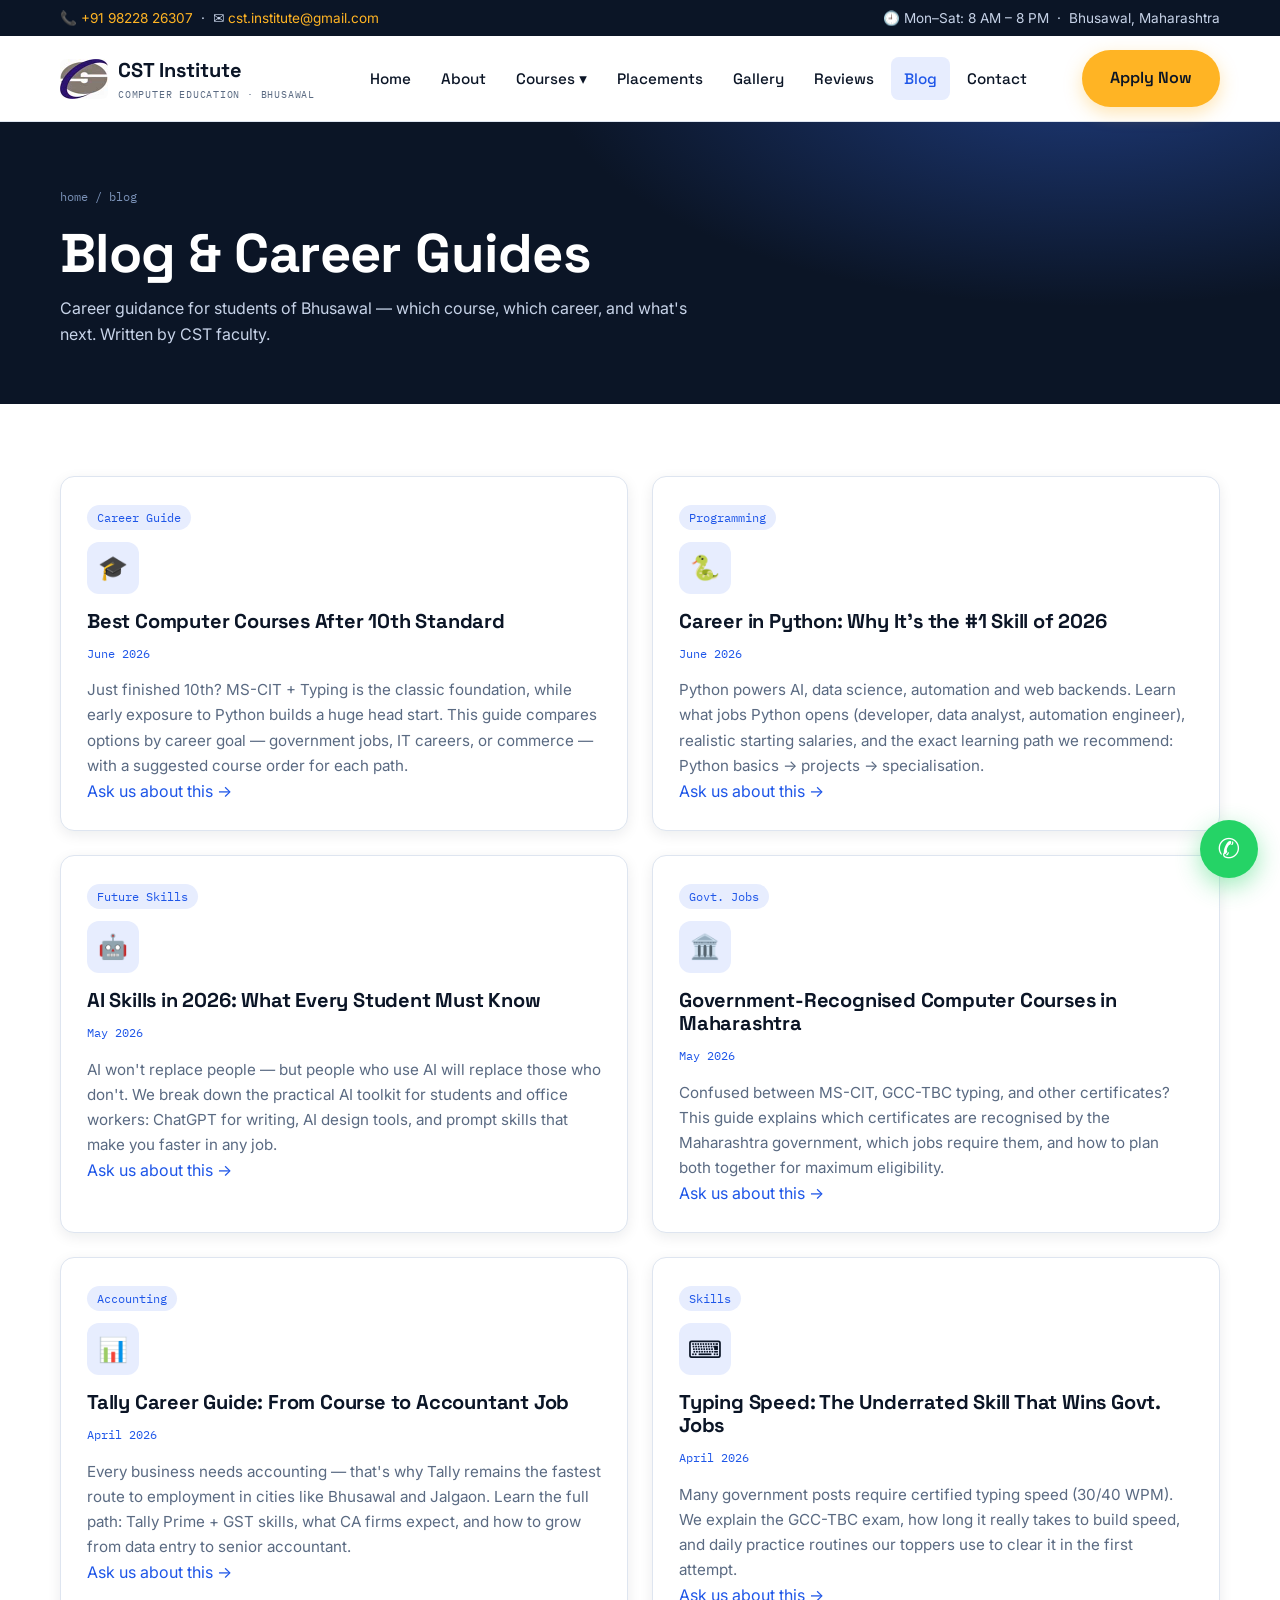
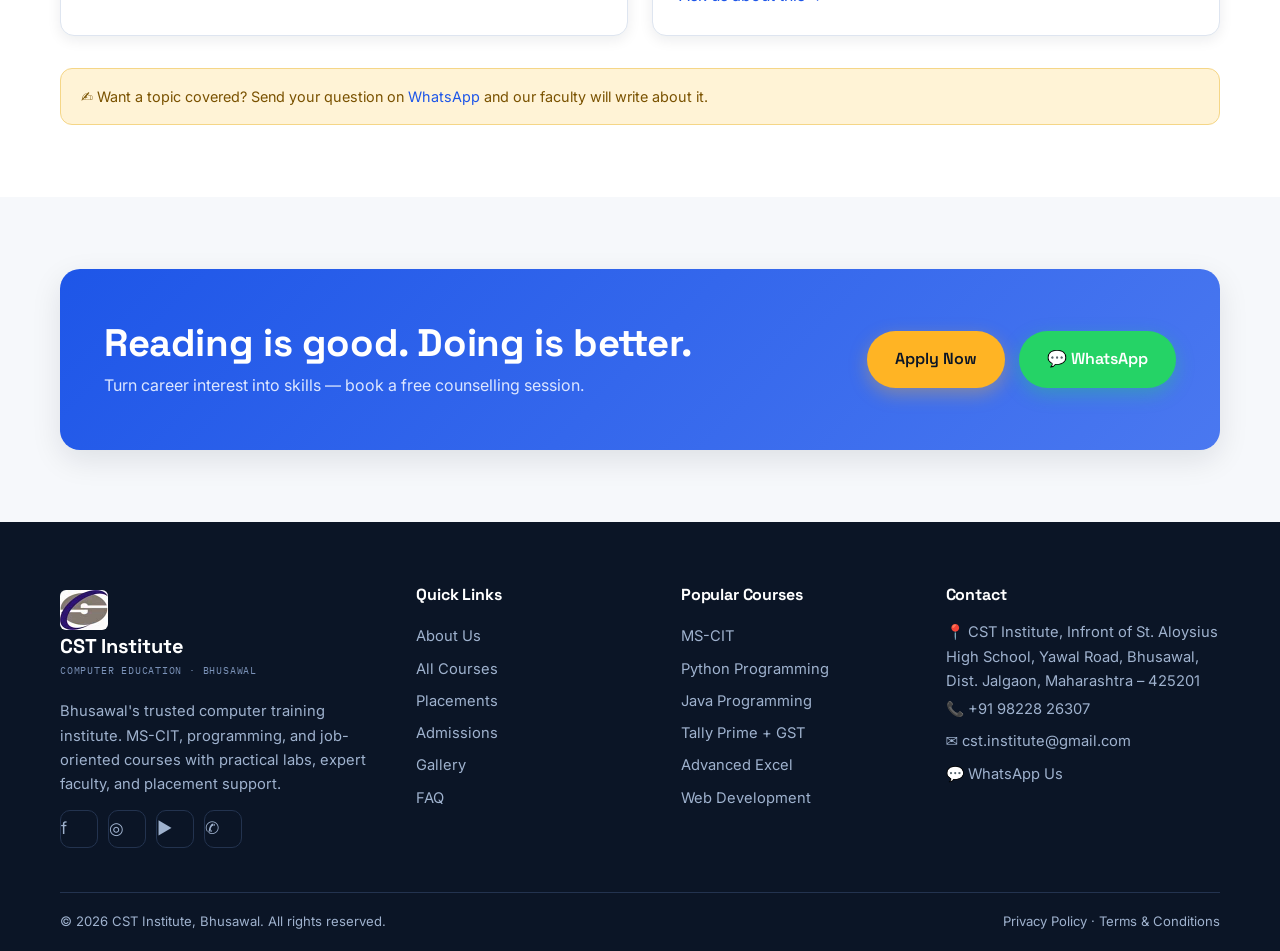
<file: blog.html>
<!DOCTYPE html>
<html lang="en">
<head>
<meta charset="UTF-8">
<meta name="viewport" content="width=device-width, initial-scale=1.0">
<title>Blog & Career Guides | CST Institute Bhusawal</title>
<meta name="description" content="Career guides: best computer courses after 10th, career in Python, AI skills 2026, government computer courses, Tally career guide.">
<meta property="og:title" content="Blog & Career Guides | CST Institute Bhusawal">
<meta property="og:description" content="Career guides: best computer courses after 10th, career in Python, AI skills 2026, government computer courses, Tally career guide.">
<meta property="og:type" content="website">
<link rel="preconnect" href="https://fonts.googleapis.com">
<link rel="preconnect" href="https://fonts.gstatic.com" crossorigin>
<link href="https://fonts.googleapis.com/css2?family=Space+Grotesk:wght@500;600;700&family=Inter:wght@400;500;600&family=IBM+Plex+Mono:wght@400;500&display=swap" rel="stylesheet">
<link rel="icon" type="image/png" href="favicon.png"> <link rel="stylesheet" href="assets/style.css">
</head>
<body data-wa="917083021167">

<div class="topbar">
  <div class="container">
    <span>📞 <a href="tel:+917083021167">+91 98228 26307</a> &nbsp;·&nbsp; ✉️ <a href="mailto:chavhan.cst@gmail.com">cst.institute@gmail.com</a></span>
    <span>🕘 Mon–Sat: 8 AM – 8 PM &nbsp;·&nbsp; Bhusawal, Maharashtra</span>
  </div>
</div>
<header class="site">
  <div class="container nav">
    <a class="logo" href="index.html"><img src="assets/cst-logo.jpg" alt="CST Institute" style="height:40px;vertical-align:middle;border-radius:6px"><span>CST Institute<small>COMPUTER EDUCATION · BHUSAWAL</small></span></a>
    <nav class="menu" id="menu">
      <a href="index.html">Home</a>
      <a href="about.html">About</a>
      <div class="dropdown">
        <button aria-expanded="false">Courses ▾</button>
        <div class="dropdown-panel">
          <a href="courses.html">All Courses</a>
          <a href="mscit.html">MS-CIT (MKCL)</a>
          <a href="programming.html">Programming Courses</a>
          <a href="job-oriented.html">Job-Oriented Courses</a>
        </div>
      </div>
      <a href="placements.html">Placements</a>
      <a href="gallery.html">Gallery</a>
      <a href="testimonials.html">Reviews</a>
      <a href="blog.html" class="active">Blog</a>
      <a href="contact.html">Contact</a>
    </nav>
    <div class="nav-cta">
      <a class="btn btn-primary" href="admissions.html">Apply Now</a>
      <button class="hamburger" aria-label="Open menu" aria-expanded="false">☰</button>
    </div>
  </div>
</header>

<div class="page-hero">
  <div class="container">
    <div class="crumbs"><a href="index.html">home</a> / blog</div>
    <h1>Blog & Career Guides</h1>
    <p>Career guidance for students of Bhusawal — which course, which career, and what's next. Written by CST faculty.</p>
  </div>
</div>

<section class="section-white">
  <div class="container">
    <div class="grid grid-2">
      <article class="card reveal"><span class="tag">Career Guide</span><div class="icon">🎓</div><h3>Best Computer Courses After 10th Standard</h3><span class="meta">June 2026</span><p>Just finished 10th? MS-CIT + Typing is the classic foundation, while early exposure to Python builds a huge head start. This guide compares options by career goal — government jobs, IT careers, or commerce — with a suggested course order for each path.</p><a href="contact.html">Ask us about this →</a></article>
      <article class="card reveal"><span class="tag">Programming</span><div class="icon">🐍</div><h3>Career in Python: Why It's the #1 Skill of 2026</h3><span class="meta">June 2026</span><p>Python powers AI, data science, automation and web backends. Learn what jobs Python opens (developer, data analyst, automation engineer), realistic starting salaries, and the exact learning path we recommend: Python basics → projects → specialisation.</p><a href="contact.html">Ask us about this →</a></article>
      <article class="card reveal"><span class="tag">Future Skills</span><div class="icon">🤖</div><h3>AI Skills in 2026: What Every Student Must Know</h3><span class="meta">May 2026</span><p>AI won't replace people — but people who use AI will replace those who don't. We break down the practical AI toolkit for students and office workers: ChatGPT for writing, AI design tools, and prompt skills that make you faster in any job.</p><a href="contact.html">Ask us about this →</a></article>
      <article class="card reveal"><span class="tag">Govt. Jobs</span><div class="icon">🏛️</div><h3>Government-Recognised Computer Courses in Maharashtra</h3><span class="meta">May 2026</span><p>Confused between MS-CIT, GCC-TBC typing, and other certificates? This guide explains which certificates are recognised by the Maharashtra government, which jobs require them, and how to plan both together for maximum eligibility.</p><a href="contact.html">Ask us about this →</a></article>
      <article class="card reveal"><span class="tag">Accounting</span><div class="icon">📊</div><h3>Tally Career Guide: From Course to Accountant Job</h3><span class="meta">April 2026</span><p>Every business needs accounting — that's why Tally remains the fastest route to employment in cities like Bhusawal and Jalgaon. Learn the full path: Tally Prime + GST skills, what CA firms expect, and how to grow from data entry to senior accountant.</p><a href="contact.html">Ask us about this →</a></article>
      <article class="card reveal"><span class="tag">Skills</span><div class="icon">⌨️</div><h3>Typing Speed: The Underrated Skill That Wins Govt. Jobs</h3><span class="meta">April 2026</span><p>Many government posts require certified typing speed (30/40 WPM). We explain the GCC-TBC exam, how long it really takes to build speed, and daily practice routines our toppers use to clear it in the first attempt.</p><a href="contact.html">Ask us about this →</a></article>
    </div>
    <div class="notice reveal" style="margin-top:32px">✍️ Want a topic covered? Send your question on <a href="https://wa.me/917083021167?text=Blog%20topic%20suggestion%3A%20">WhatsApp</a> and our faculty will write about it.</div>
  </div>
</section>

<section>
  <div class="container">
    <div class="cta-band reveal">
      <div><h2>Reading is good. Doing is better.</h2><p>Turn career interest into skills — book a free counselling session.</p></div>
      <div style="display:flex;gap:14px;flex-wrap:wrap">
        <a class="btn btn-primary" href="admissions.html">Apply Now</a>
        <a class="btn btn-wa" href="https://wa.me/917083021167?text=Hi%2C%20I%20want%20admission%20details">💬 WhatsApp</a>
      </div>
    </div>
  </div>
</section>

<footer class="site">
  <div class="container">
    <div class="footer-grid">
      <div>
        <a class="logo" href="index.html" style="color:#fff"><img src="assets/cst-logo.jpg" alt="CST Institute" style="height:40px;vertical-align:middle;border-radius:6px"><span>CST Institute<small style="color:#7B92B8">COMPUTER EDUCATION · BHUSAWAL</small></span></a>
        <p style="margin-top:16px;color:#9FB2CE">Bhusawal's trusted computer training institute. MS-CIT, programming, and job-oriented courses with practical labs, expert faculty, and placement support.</p>
        <div class="socials">
          <a href="#" aria-label="Facebook">f</a>
          <a href="#" aria-label="Instagram">◎</a>
          <a href="#" aria-label="YouTube">▶</a>
          <a href="https://wa.me/917083021167" aria-label="WhatsApp">✆</a>
        </div>
      </div>
      <div>
        <h4>Quick Links</h4>
        <a href="about.html">About Us</a>
        <a href="courses.html">All Courses</a>
        <a href="placements.html">Placements</a>
        <a href="admissions.html">Admissions</a>
        <a href="gallery.html">Gallery</a>
        <a href="faq.html">FAQ</a>
      </div>
      <div>
        <h4>Popular Courses</h4>
        <a href="mscit.html">MS-CIT</a>
        <a href="programming.html">Python Programming</a>
        <a href="programming.html">Java Programming</a>
        <a href="job-oriented.html">Tally Prime + GST</a>
        <a href="job-oriented.html">Advanced Excel</a>
        <a href="programming.html">Web Development</a>
      </div>
      <div>
        <h4>Contact</h4>
        <p style="color:#9FB2CE">📍 CST Institute, Infront of St. Aloysius High School, Yawal Road, Bhusawal, Dist. Jalgaon, Maharashtra – 425201</p>
        <a href="tel:+917083021167">📞 +91 98228 26307</a>
        <a href="mailto:chavhan.cst@gmail.com">✉️ cst.institute@gmail.com</a>
        <a href="https://wa.me/917083021167">💬 WhatsApp Us</a>
      </div>
    </div>
    <div class="footer-bottom">
      <span>© <span id="year"></span> CST Institute, Bhusawal. All rights reserved.</span>
      <span><a href="privacy.html" style="display:inline">Privacy Policy</a> · <a href="terms.html" style="display:inline">Terms &amp; Conditions</a></span>
    </div>
  </div>
</footer>
<a class="wa-float" href="https://wa.me/917083021167?text=Hi%20CST%20Institute%2C%20I%20want%20course%20details" aria-label="Chat on WhatsApp">✆</a>
<script src="assets/main.js"></script>
</body>
</html>
</file>
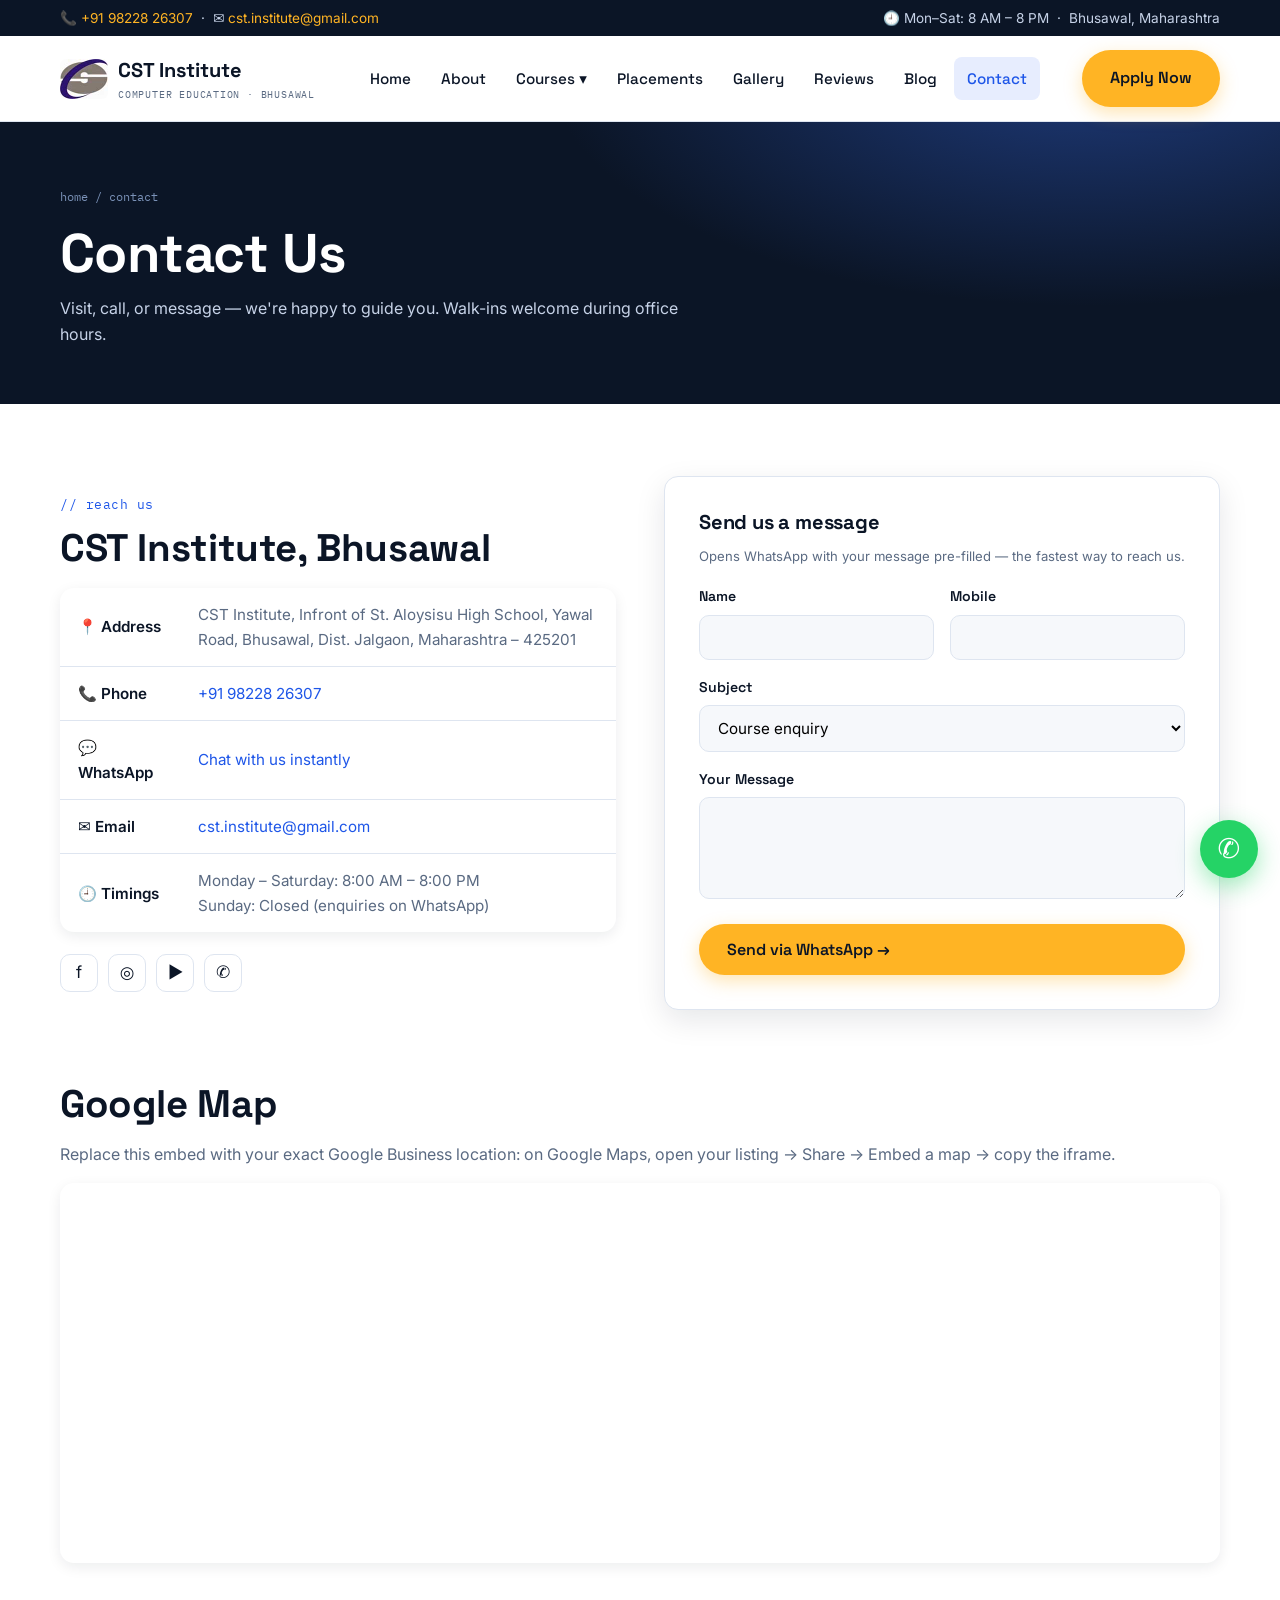
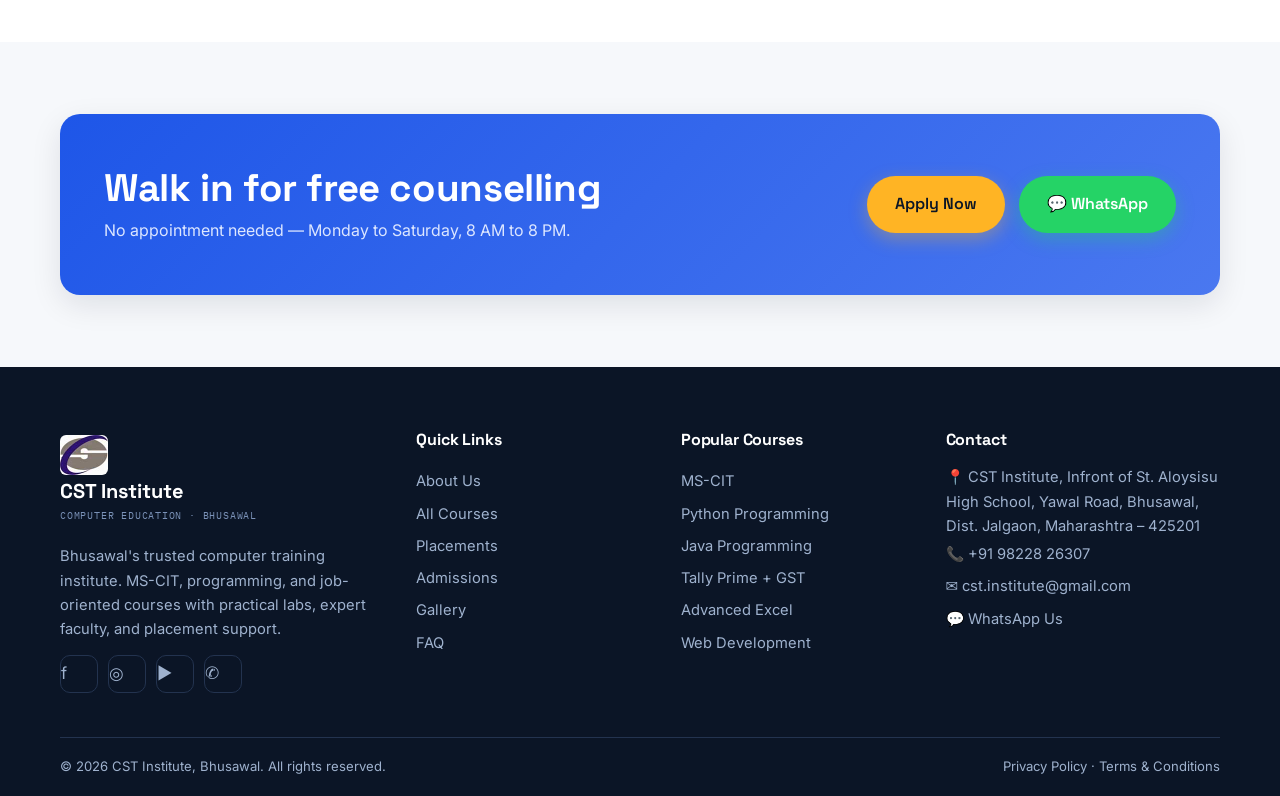
<file: contact.html>
<!DOCTYPE html>
<html lang="en">
<head>
<meta charset="UTF-8">
<meta name="viewport" content="width=device-width, initial-scale=1.0">
<title>Contact Us | CST Institute Bhusawal</title>
<meta name="description" content="Address, Google map, phone, WhatsApp, email, office timings and contact form for CST Institute Bhusawal.">
<meta property="og:title" content="Contact Us | CST Institute Bhusawal">
<meta property="og:description" content="Address, Google map, phone, WhatsApp, email, office timings and contact form for CST Institute Bhusawal.">
<meta property="og:type" content="website">
<link rel="preconnect" href="https://fonts.googleapis.com">
<link rel="preconnect" href="https://fonts.gstatic.com" crossorigin>
<link href="https://fonts.googleapis.com/css2?family=Space+Grotesk:wght@500;600;700&family=Inter:wght@400;500;600&family=IBM+Plex+Mono:wght@400;500&display=swap" rel="stylesheet">
<link rel="icon" type="image/png" href="favicon.png"> <link rel="stylesheet" href="assets/style.css">
</head>
<body data-wa="917083021167">

<div class="topbar">
  <div class="container">
    <span>📞 <a href="tel:+917083021167">+91 98228 26307</a> &nbsp;·&nbsp; ✉️ <a href="mailto:chavhan.cst@gmail.com">cst.institute@gmail.com</a></span>
    <span>🕘 Mon–Sat: 8 AM – 8 PM &nbsp;·&nbsp; Bhusawal, Maharashtra</span>
  </div>
</div>
<header class="site">
  <div class="container nav">
    <a class="logo" href="index.html"><img src="assets/cst-logo.jpg" alt="CST Institute" style="height:40px;vertical-align:middle;border-radius:6px"><span>CST Institute<small>COMPUTER EDUCATION · BHUSAWAL</small></span></a>
    <nav class="menu" id="menu">
      <a href="index.html">Home</a>
      <a href="about.html">About</a>
      <div class="dropdown">
        <button aria-expanded="false">Courses ▾</button>
        <div class="dropdown-panel">
          <a href="courses.html">All Courses</a>
          <a href="mscit.html">MS-CIT (MKCL)</a>
          <a href="programming.html">Programming Courses</a>
          <a href="job-oriented.html">Job-Oriented Courses</a>
        </div>
      </div>
      <a href="placements.html">Placements</a>
      <a href="gallery.html">Gallery</a>
      <a href="testimonials.html">Reviews</a>
      <a href="blog.html">Blog</a>
      <a href="contact.html" class="active">Contact</a>
    </nav>
    <div class="nav-cta">
      <a class="btn btn-primary" href="admissions.html">Apply Now</a>
      <button class="hamburger" aria-label="Open menu" aria-expanded="false">☰</button>
    </div>
  </div>
</header>

<div class="page-hero">
  <div class="container">
    <div class="crumbs"><a href="index.html">home</a> / contact</div>
    <h1>Contact Us</h1>
    <p>Visit, call, or message — we're happy to guide you. Walk-ins welcome during office hours.</p>
  </div>
</div>

<section class="section-white">
  <div class="container split">
    <div class="reveal">
      <span class="eyebrow">// reach us</span>
      <h2>CST Institute, Bhusawal</h2>
      <table style="margin-top:18px">
        <tr><td>📍 Address</td><td>CST Institute, Infront of St. Aloysisu High School, Yawal Road, Bhusawal, Dist. Jalgaon, Maharashtra – 425201</td></tr>
        <tr><td>📞 Phone</td><td><a href="tel:+917083021167">+91 98228 26307</a></td></tr>
        <tr><td>💬 WhatsApp</td><td><a href="https://wa.me/917083021167">Chat with us instantly</a></td></tr>
        <tr><td>✉️ Email</td><td><a href="mailto:chavhan.cst@gmail.com">cst.institute@gmail.com</a></td></tr>
        <tr><td>🕘 Timings</td><td>Monday – Saturday: 8:00 AM – 8:00 PM<br>Sunday: Closed (enquiries on WhatsApp)</td></tr>
      </table>
      <div class="socials" style="margin-top:22px">
        <a href="#" aria-label="Facebook" style="border-color:var(--line);color:var(--ink)">f</a>
        <a href="#" aria-label="Instagram" style="border-color:var(--line);color:var(--ink)">◎</a>
        <a href="#" aria-label="YouTube" style="border-color:var(--line);color:var(--ink)">▶</a>
        <a href="https://wa.me/917083021167" aria-label="WhatsApp" style="border-color:var(--line);color:var(--ink)">✆</a>
      </div>
    </div>
    <div class="form-card reveal">
      <h3 style="margin-bottom:6px">Send us a message</h3>
      <p class="form-note" style="margin-bottom:18px">Opens WhatsApp with your message pre-filled — the fastest way to reach us.</p>
      <form class="wa-form">
        <div class="form-grid">
          <div><label for="c-name">Name</label><input id="c-name" name="Name" required></div>
          <div><label for="c-phone">Mobile</label><input id="c-phone" name="Mobile" type="tel" required></div>
          <div class="full"><label for="c-sub">Subject</label>
            <select id="c-sub" name="Subject"><option>Course enquiry</option><option>Fees &amp; instalments</option><option>Batch timings</option><option>Placement enquiry</option><option>Other</option></select></div>
          <div class="full"><label for="c-msg">Your Message</label><textarea id="c-msg" name="Message" rows="4" required></textarea></div>
        </div>
        <button class="btn btn-primary" type="submit" style="margin-top:18px;width:100%">Send via WhatsApp →</button>
        <p class="form-note form-success" style="display:none;color:#157F3D">✓ WhatsApp opened — press send to complete.</p>
      </form>
    </div>
  </div>
</section>

<section style="padding-top:0" class="section-white">
  <div class="container">
    <h2 class="reveal">Google Map</h2>
    <p class="reveal" style="margin-bottom:16px">Replace this embed with your exact Google Business location: on Google Maps, open your listing → Share → Embed a map → copy the iframe.</p>
    <iframe class="map-frame reveal" title="CST Institute Bhusawal on Google Maps" loading="lazy"src="https://www.google.com/maps/embed?pb=!1m18!1m12!1m3!1d3723.4529770298554!2d75.78058387471509!3d21.05456288689281!2m3!1f0!2f0!3f0!3m2!1i1024!2i768!4f13.1!3m3!1m2!1s0x3bd9a6220dca539b%3A0x1bf9c9b4e681db94!2sCST%20Computer%20Institute%2C%20Bhusawal!5e0!3m2!1sen!2sin!4v1783531393288!5m2!1sen!2sin"></iframe>
  </div>
</section>

<section>
  <div class="container">
    <div class="cta-band reveal">
      <div><h2>Walk in for free counselling</h2><p>No appointment needed — Monday to Saturday, 8 AM to 8 PM.</p></div>
      <div style="display:flex;gap:14px;flex-wrap:wrap">
        <a class="btn btn-primary" href="admissions.html">Apply Now</a>
        <a class="btn btn-wa" href="https://wa.me/917083021167?text=Hi%2C%20I%20want%20admission%20details">💬 WhatsApp</a>
      </div>
    </div>
  </div>
</section>

<footer class="site">
  <div class="container">
    <div class="footer-grid">
      <div>
        <a class="logo" href="index.html" style="color:#fff"><img src="assets/cst-logo.jpg" alt="CST Institute" style="height:40px;vertical-align:middle;border-radius:6px"><span>CST Institute<small style="color:#7B92B8">COMPUTER EDUCATION · BHUSAWAL</small></span></a>
        <p style="margin-top:16px;color:#9FB2CE">Bhusawal's trusted computer training institute. MS-CIT, programming, and job-oriented courses with practical labs, expert faculty, and placement support.</p>
        <div class="socials">
          <a href="#" aria-label="Facebook">f</a>
          <a href="#" aria-label="Instagram">◎</a>
          <a href="#" aria-label="YouTube">▶</a>
          <a href="https://wa.me/917083021167" aria-label="WhatsApp">✆</a>
        </div>
      </div>
      <div>
        <h4>Quick Links</h4>
        <a href="about.html">About Us</a>
        <a href="courses.html">All Courses</a>
        <a href="placements.html">Placements</a>
        <a href="admissions.html">Admissions</a>
        <a href="gallery.html">Gallery</a>
        <a href="faq.html">FAQ</a>
      </div>
      <div>
        <h4>Popular Courses</h4>
        <a href="mscit.html">MS-CIT</a>
        <a href="programming.html">Python Programming</a>
        <a href="programming.html">Java Programming</a>
        <a href="job-oriented.html">Tally Prime + GST</a>
        <a href="job-oriented.html">Advanced Excel</a>
        <a href="programming.html">Web Development</a>
      </div>
      <div>
        <h4>Contact</h4>
        <p style="color:#9FB2CE">📍 CST Institute, Infront of St. Aloysisu High School, Yawal Road, Bhusawal, Dist. Jalgaon, Maharashtra – 425201</p>
        <a href="tel:+917083021167">📞 +91 98228 26307</a>
        <a href="mailto:chavhan.cst@gmail.com">✉️ cst.institute@gmail.com</a>
        <a href="https://wa.me/917083021167">💬 WhatsApp Us</a>
      </div>
    </div>
    <div class="footer-bottom">
      <span>© <span id="year"></span> CST Institute, Bhusawal. All rights reserved.</span>
      <span><a href="privacy.html" style="display:inline">Privacy Policy</a> · <a href="terms.html" style="display:inline">Terms &amp; Conditions</a></span>
    </div>
  </div>
</footer>
<a class="wa-float" href="https://wa.me/917083021167?text=Hi%20CST%20Institute%2C%20I%20want%20course%20details" aria-label="Chat on WhatsApp">✆</a>
<script src="assets/main.js"></script>
</body>
</html>
</file>
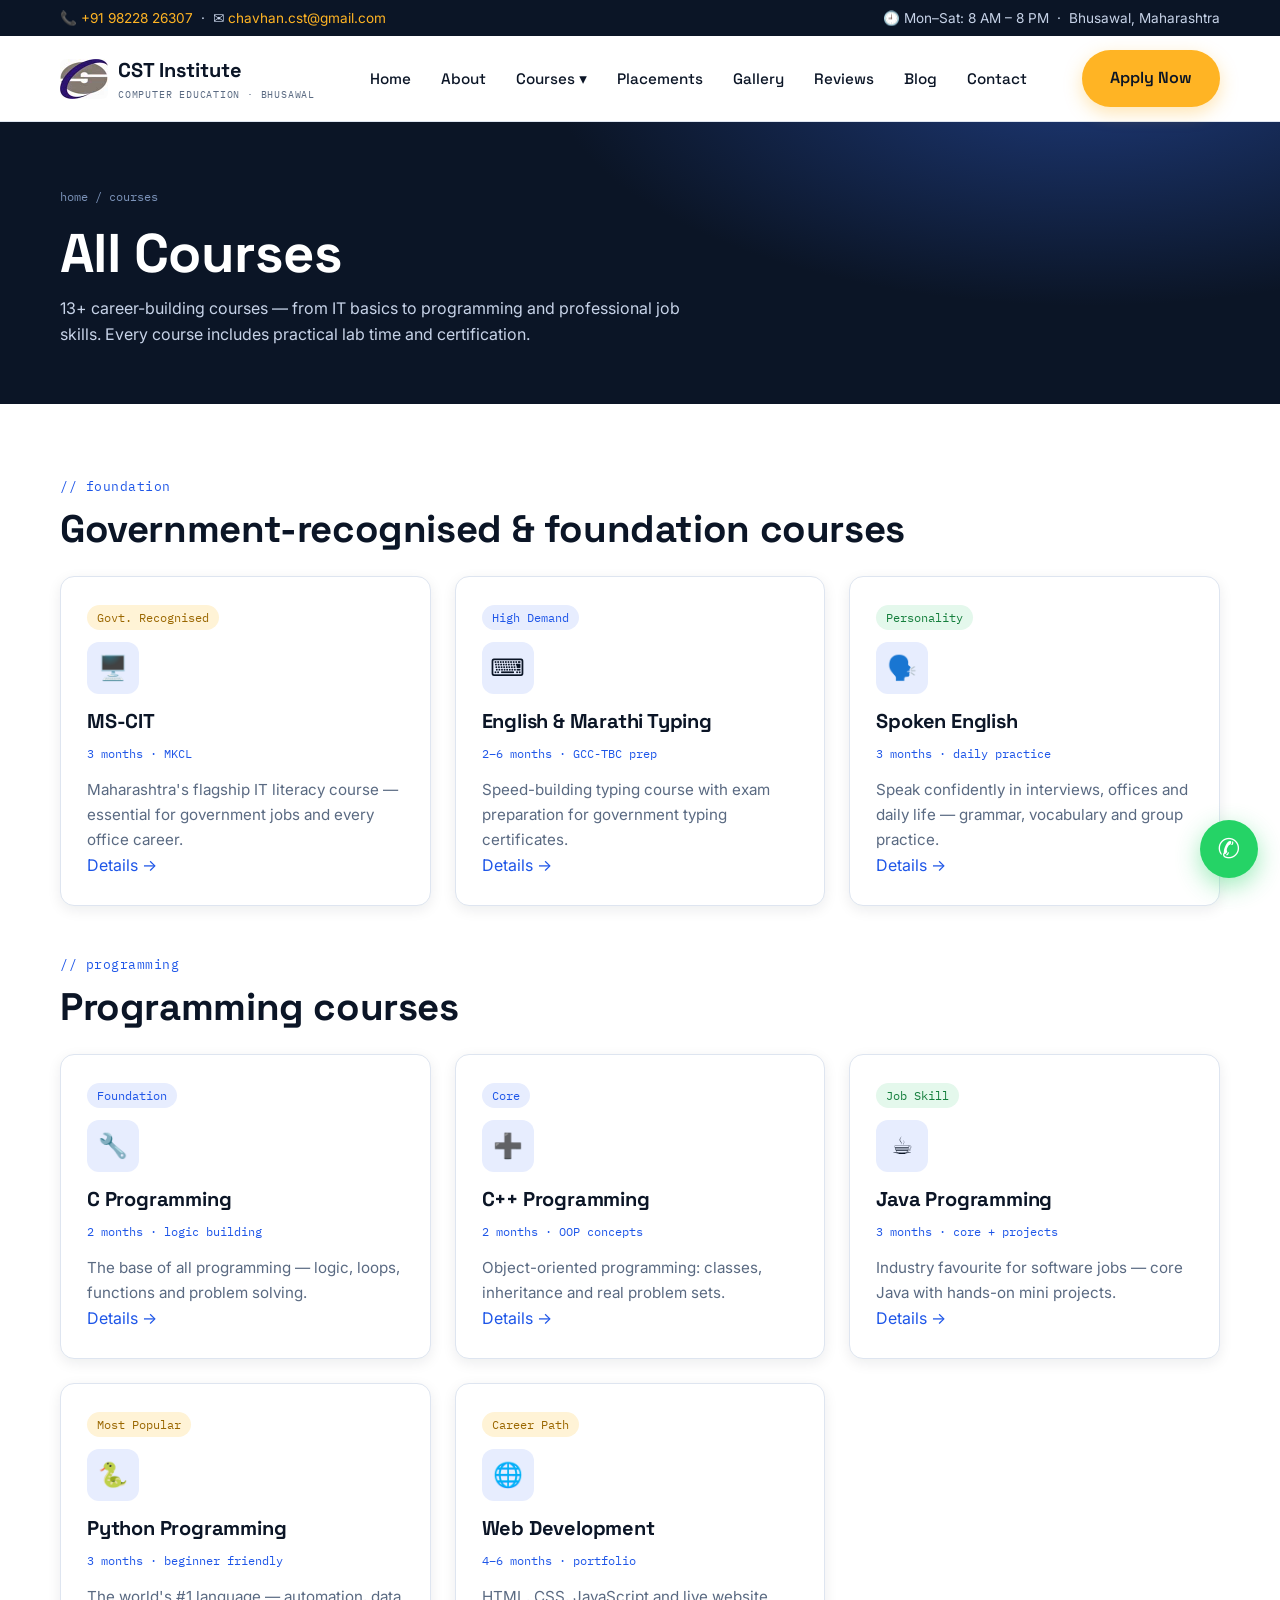
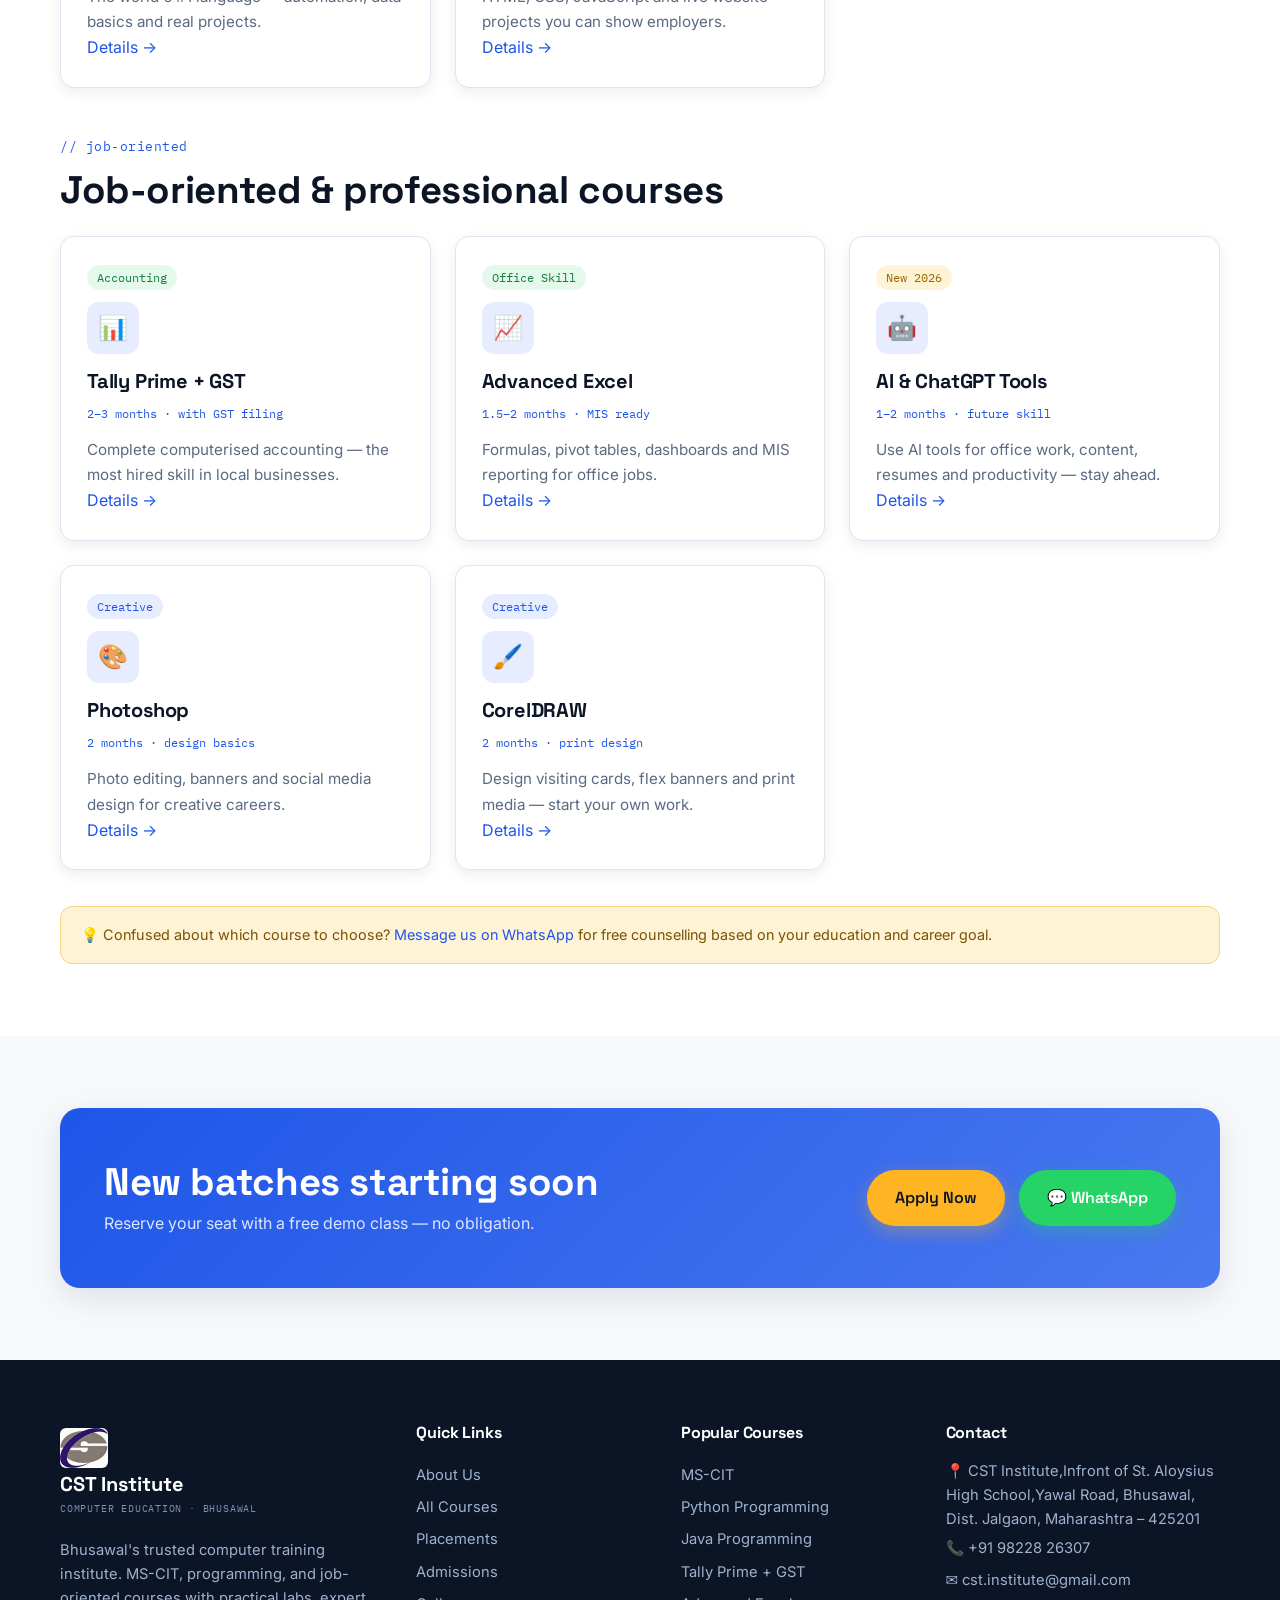
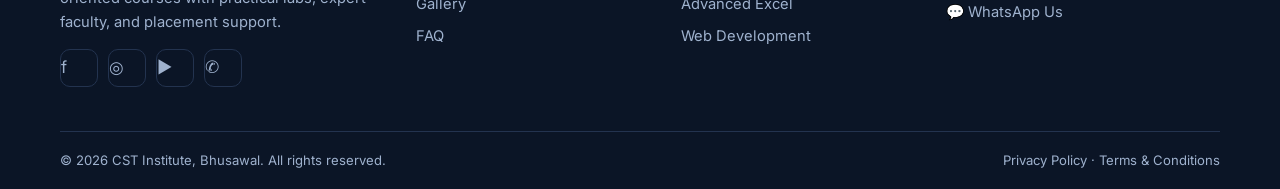
<file: courses.html>
<!DOCTYPE html>
<html lang="en">
<head>
<meta charset="UTF-8">
<meta name="viewport" content="width=device-width, initial-scale=1.0">
<title>All Computer Courses | CST Institute Bhusawal</title>
<meta name="description" content="13+ courses: MS-CIT, C, C++, Java, Python, Web Development, Tally Prime, Advanced Excel, AI & ChatGPT, Photoshop, CorelDRAW, Typing, Spoken English.">
<meta property="og:title" content="All Computer Courses | CST Institute Bhusawal">
<meta property="og:description" content="13+ courses: MS-CIT, C, C++, Java, Python, Web Development, Tally Prime, Advanced Excel, AI & ChatGPT, Photoshop, CorelDRAW, Typing, Spoken English.">
<meta property="og:type" content="website">
<link rel="preconnect" href="https://fonts.googleapis.com">
<link rel="preconnect" href="https://fonts.gstatic.com" crossorigin>
<link href="https://fonts.googleapis.com/css2?family=Space+Grotesk:wght@500;600;700&family=Inter:wght@400;500;600&family=IBM+Plex+Mono:wght@400;500&display=swap" rel="stylesheet">
<link rel="icon" type="image/png" href="favicon.png"> <link rel="stylesheet" href="assets/style.css">
</head>
<body data-wa="917083021167">

<div class="topbar">
  <div class="container">
    <span>📞 <a href="tel:+917083021167">+91 98228 26307</a> &nbsp;·&nbsp; ✉️ <a href="mailto:chavhan.cst@gmail.com">chavhan.cst@gmail.com</a></span>
    <span>🕘 Mon–Sat: 8 AM – 8 PM &nbsp;·&nbsp; Bhusawal, Maharashtra</span>
  </div>
</div>
<header class="site">
  <div class="container nav">
    <a class="logo" href="index.html"><img src="assets/cst-logo.jpg" alt="CST Institute" style="height:40px;vertical-align:middle;border-radius:6px"><span>CST Institute<small>COMPUTER EDUCATION · BHUSAWAL</small></span></a>
    <nav class="menu" id="menu">
      <a href="index.html">Home</a>
      <a href="about.html">About</a>
      <div class="dropdown">
        <button aria-expanded="false">Courses ▾</button>
        <div class="dropdown-panel">
          <a href="courses.html">All Courses</a>
          <a href="mscit.html">MS-CIT (MKCL)</a>
          <a href="programming.html">Programming Courses</a>
          <a href="job-oriented.html">Job-Oriented Courses</a>
        </div>
      </div>
      <a href="placements.html">Placements</a>
      <a href="gallery.html">Gallery</a>
      <a href="testimonials.html">Reviews</a>
      <a href="blog.html">Blog</a>
      <a href="contact.html">Contact</a>
    </nav>
    <div class="nav-cta">
      <a class="btn btn-primary" href="admissions.html">Apply Now</a>
      <button class="hamburger" aria-label="Open menu" aria-expanded="false">☰</button>
    </div>
  </div>
</header>

<div class="page-hero">
  <div class="container">
    <div class="crumbs"><a href="index.html">home</a> / courses</div>
    <h1>All Courses</h1>
    <p>13+ career-building courses — from IT basics to programming and professional job skills. Every course includes practical lab time and certification.</p>
  </div>
</div>

<section class="section-white">
  <div class="container">
    <span class="eyebrow reveal">// foundation</span>
    <h2 class="reveal">Government-recognised &amp; foundation courses</h2>
    <div class="grid grid-3" style="margin-top:24px">
      <div class="card reveal"><span class="tag gold">Govt. Recognised</span><div class="icon">🖥️</div><h3>MS-CIT</h3><span class="meta">3 months · MKCL</span><p>Maharashtra's flagship IT literacy course — essential for government jobs and every office career.</p><a href="mscit.html">Details →</a></div>
      <div class="card reveal"><span class="tag ">High Demand</span><div class="icon">⌨️</div><h3>English & Marathi Typing</h3><span class="meta">2–6 months · GCC-TBC prep</span><p>Speed-building typing course with exam preparation for government typing certificates.</p><a href="job-oriented.html">Details →</a></div>
      <div class="card reveal"><span class="tag green">Personality</span><div class="icon">🗣️</div><h3>Spoken English</h3><span class="meta">3 months · daily practice</span><p>Speak confidently in interviews, offices and daily life — grammar, vocabulary and group practice.</p><a href="job-oriented.html">Details →</a></div>
    </div>

    <span class="eyebrow reveal" style="margin-top:48px">// programming</span>
    <h2 class="reveal">Programming courses</h2>
    <div class="grid grid-3" style="margin-top:24px">
      <div class="card reveal"><span class="tag ">Foundation</span><div class="icon">🔧</div><h3>C Programming</h3><span class="meta">2 months · logic building</span><p>The base of all programming — logic, loops, functions and problem solving.</p><a href="programming.html">Details →</a></div>
      <div class="card reveal"><span class="tag ">Core</span><div class="icon">➕</div><h3>C++ Programming</h3><span class="meta">2 months · OOP concepts</span><p>Object-oriented programming: classes, inheritance and real problem sets.</p><a href="programming.html">Details →</a></div>
      <div class="card reveal"><span class="tag green">Job Skill</span><div class="icon">☕</div><h3>Java Programming</h3><span class="meta">3 months · core + projects</span><p>Industry favourite for software jobs — core Java with hands-on mini projects.</p><a href="programming.html">Details →</a></div>
      <div class="card reveal"><span class="tag gold">Most Popular</span><div class="icon">🐍</div><h3>Python Programming</h3><span class="meta">3 months · beginner friendly</span><p>The world's #1 language — automation, data basics and real projects.</p><a href="programming.html">Details →</a></div>
      <div class="card reveal"><span class="tag gold">Career Path</span><div class="icon">🌐</div><h3>Web Development</h3><span class="meta">4–6 months · portfolio</span><p>HTML, CSS, JavaScript and live website projects you can show employers.</p><a href="programming.html">Details →</a></div>
    </div>

    <span class="eyebrow reveal" style="margin-top:48px">// job-oriented</span>
    <h2 class="reveal">Job-oriented &amp; professional courses</h2>
    <div class="grid grid-3" style="margin-top:24px">
      <div class="card reveal"><span class="tag green">Accounting</span><div class="icon">📊</div><h3>Tally Prime + GST</h3><span class="meta">2–3 months · with GST filing</span><p>Complete computerised accounting — the most hired skill in local businesses.</p><a href="job-oriented.html">Details →</a></div>
      <div class="card reveal"><span class="tag green">Office Skill</span><div class="icon">📈</div><h3>Advanced Excel</h3><span class="meta">1.5–2 months · MIS ready</span><p>Formulas, pivot tables, dashboards and MIS reporting for office jobs.</p><a href="job-oriented.html">Details →</a></div>
      <div class="card reveal"><span class="tag gold">New 2026</span><div class="icon">🤖</div><h3>AI & ChatGPT Tools</h3><span class="meta">1–2 months · future skill</span><p>Use AI tools for office work, content, resumes and productivity — stay ahead.</p><a href="job-oriented.html">Details →</a></div>
      <div class="card reveal"><span class="tag ">Creative</span><div class="icon">🎨</div><h3>Photoshop</h3><span class="meta">2 months · design basics</span><p>Photo editing, banners and social media design for creative careers.</p><a href="job-oriented.html">Details →</a></div>
      <div class="card reveal"><span class="tag ">Creative</span><div class="icon">🖌️</div><h3>CorelDRAW</h3><span class="meta">2 months · print design</span><p>Design visiting cards, flex banners and print media — start your own work.</p><a href="job-oriented.html">Details →</a></div>
    </div>
    <div class="notice reveal" style="margin-top:36px">💡 Confused about which course to choose? <a href="https://wa.me/917083021167?text=Please%20guide%20me%20to%20choose%20a%20course">Message us on WhatsApp</a> for free counselling based on your education and career goal.</div>
  </div>
</section>

<section>
  <div class="container">
    <div class="cta-band reveal">
      <div><h2>New batches starting soon</h2><p>Reserve your seat with a free demo class — no obligation.</p></div>
      <div style="display:flex;gap:14px;flex-wrap:wrap">
        <a class="btn btn-primary" href="admissions.html">Apply Now</a>
        <a class="btn btn-wa" href="https://wa.me/917083021167?text=Hi%2C%20I%20want%20admission%20details">💬 WhatsApp</a>
      </div>
    </div>
  </div>
</section>

<footer class="site">
  <div class="container">
    <div class="footer-grid">
      <div>
        <a class="logo" href="index.html" style="color:#fff"><img src="assets/cst-logo.jpg" alt="CST Institute" style="height:40px;vertical-align:middle;border-radius:6px"><span>CST Institute<small style="color:#7B92B8">COMPUTER EDUCATION · BHUSAWAL</small></span></a>
        <p style="margin-top:16px;color:#9FB2CE">Bhusawal's trusted computer training institute. MS-CIT, programming, and job-oriented courses with practical labs, expert faculty, and placement support.</p>
        <div class="socials">
          <a href="#" aria-label="Facebook">f</a>
          <a href="#" aria-label="Instagram">◎</a>
          <a href="#" aria-label="YouTube">▶</a>
          <a href="https://wa.me/917083021167" aria-label="WhatsApp">✆</a>
        </div>
      </div>
      <div>
        <h4>Quick Links</h4>
        <a href="about.html">About Us</a>
        <a href="courses.html">All Courses</a>
        <a href="placements.html">Placements</a>
        <a href="admissions.html">Admissions</a>
        <a href="gallery.html">Gallery</a>
        <a href="faq.html">FAQ</a>
      </div>
      <div>
        <h4>Popular Courses</h4>
        <a href="mscit.html">MS-CIT</a>
        <a href="programming.html">Python Programming</a>
        <a href="programming.html">Java Programming</a>
        <a href="job-oriented.html">Tally Prime + GST</a>
        <a href="job-oriented.html">Advanced Excel</a>
        <a href="programming.html">Web Development</a>
      </div>
      <div>
        <h4>Contact</h4>
        <p style="color:#9FB2CE">📍 CST Institute,Infront of St. Aloysius High School,Yawal Road, Bhusawal, Dist. Jalgaon, Maharashtra – 425201</p>
        <a href="tel:+917083021167">📞 +91 98228 26307</a>
        <a href="mailto:chavhan.cst@gmail.com">✉️ cst.institute@gmail.com</a>
        <a href="https://wa.me/917083021167">💬 WhatsApp Us</a>
      </div>
    </div>
    <div class="footer-bottom">
      <span>© <span id="year"></span> CST Institute, Bhusawal. All rights reserved.</span>
      <span><a href="privacy.html" style="display:inline">Privacy Policy</a> · <a href="terms.html" style="display:inline">Terms &amp; Conditions</a></span>
    </div>
  </div>
</footer>
<a class="wa-float" href="https://wa.me/917083021167?text=Hi%20CST%20Institute%2C%20I%20want%20course%20details" aria-label="Chat on WhatsApp">✆</a>
<script src="assets/main.js"></script>
</body>
</html>
</file>
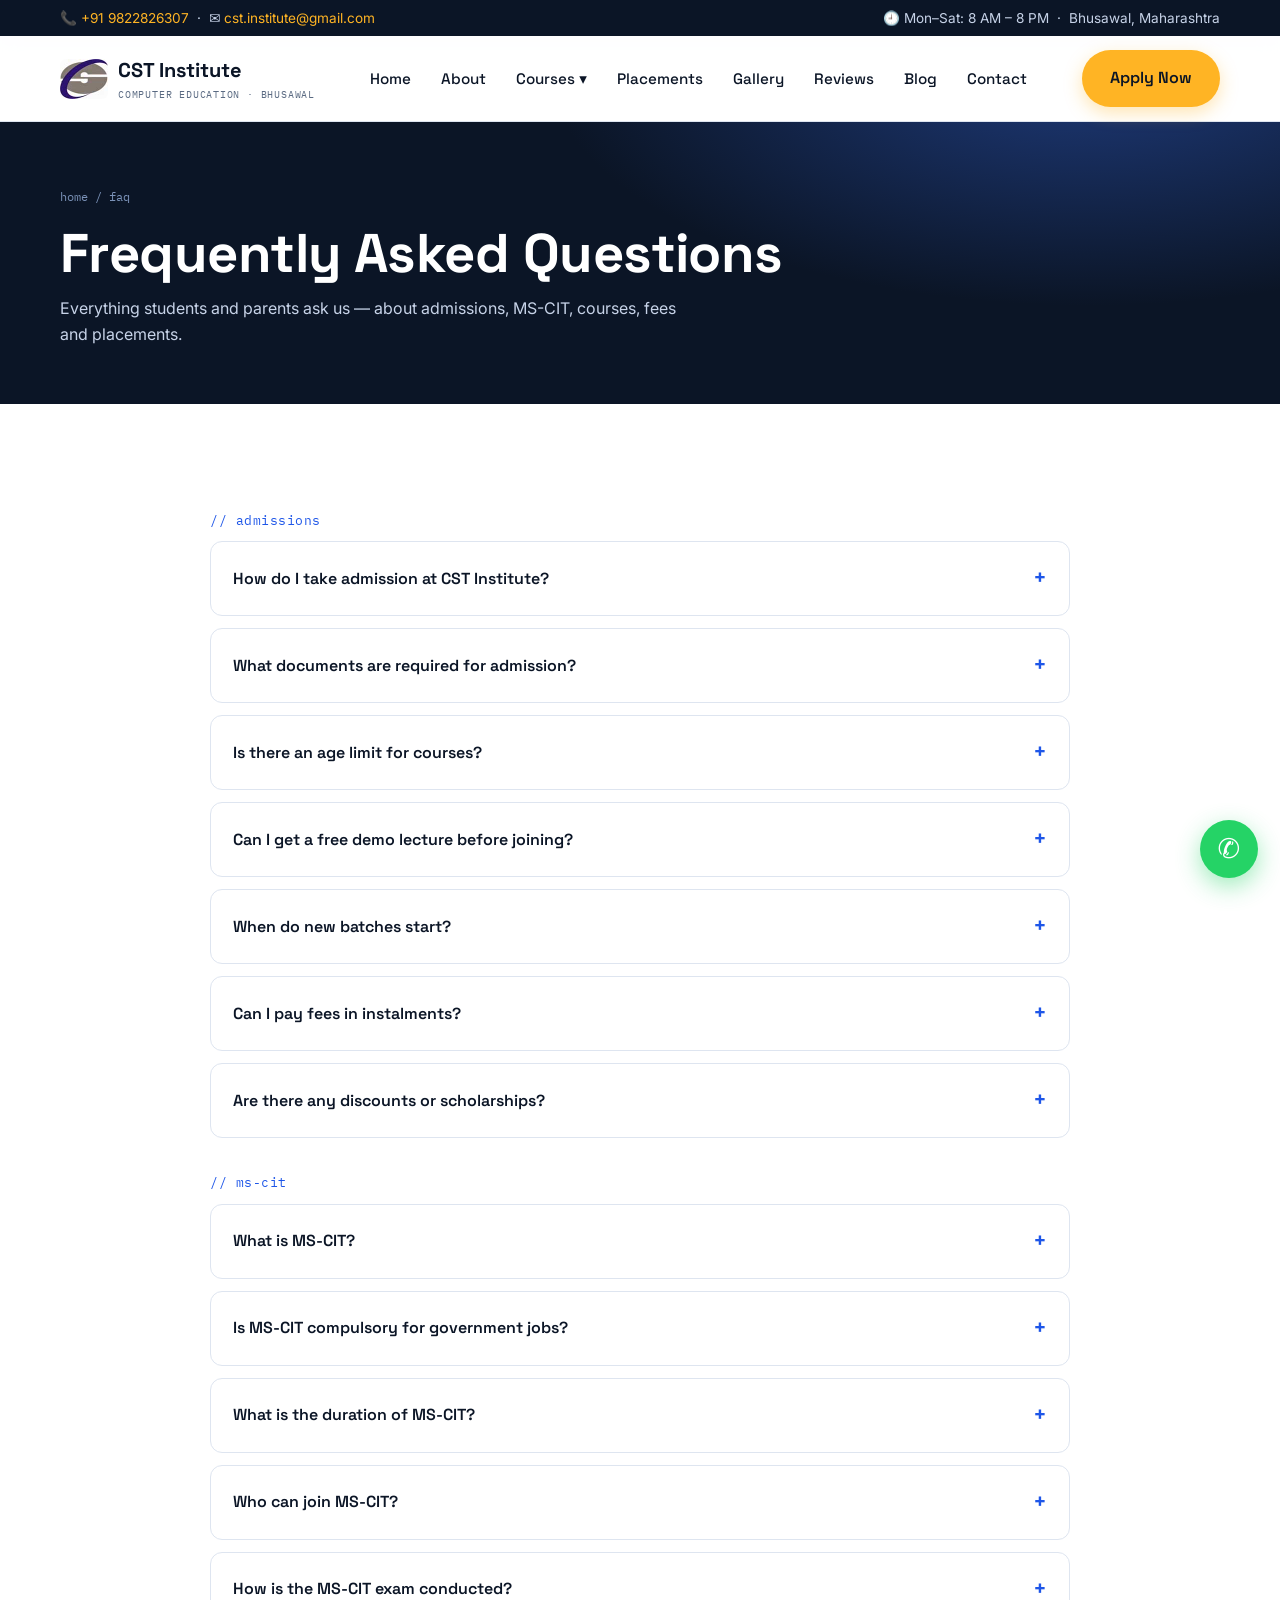
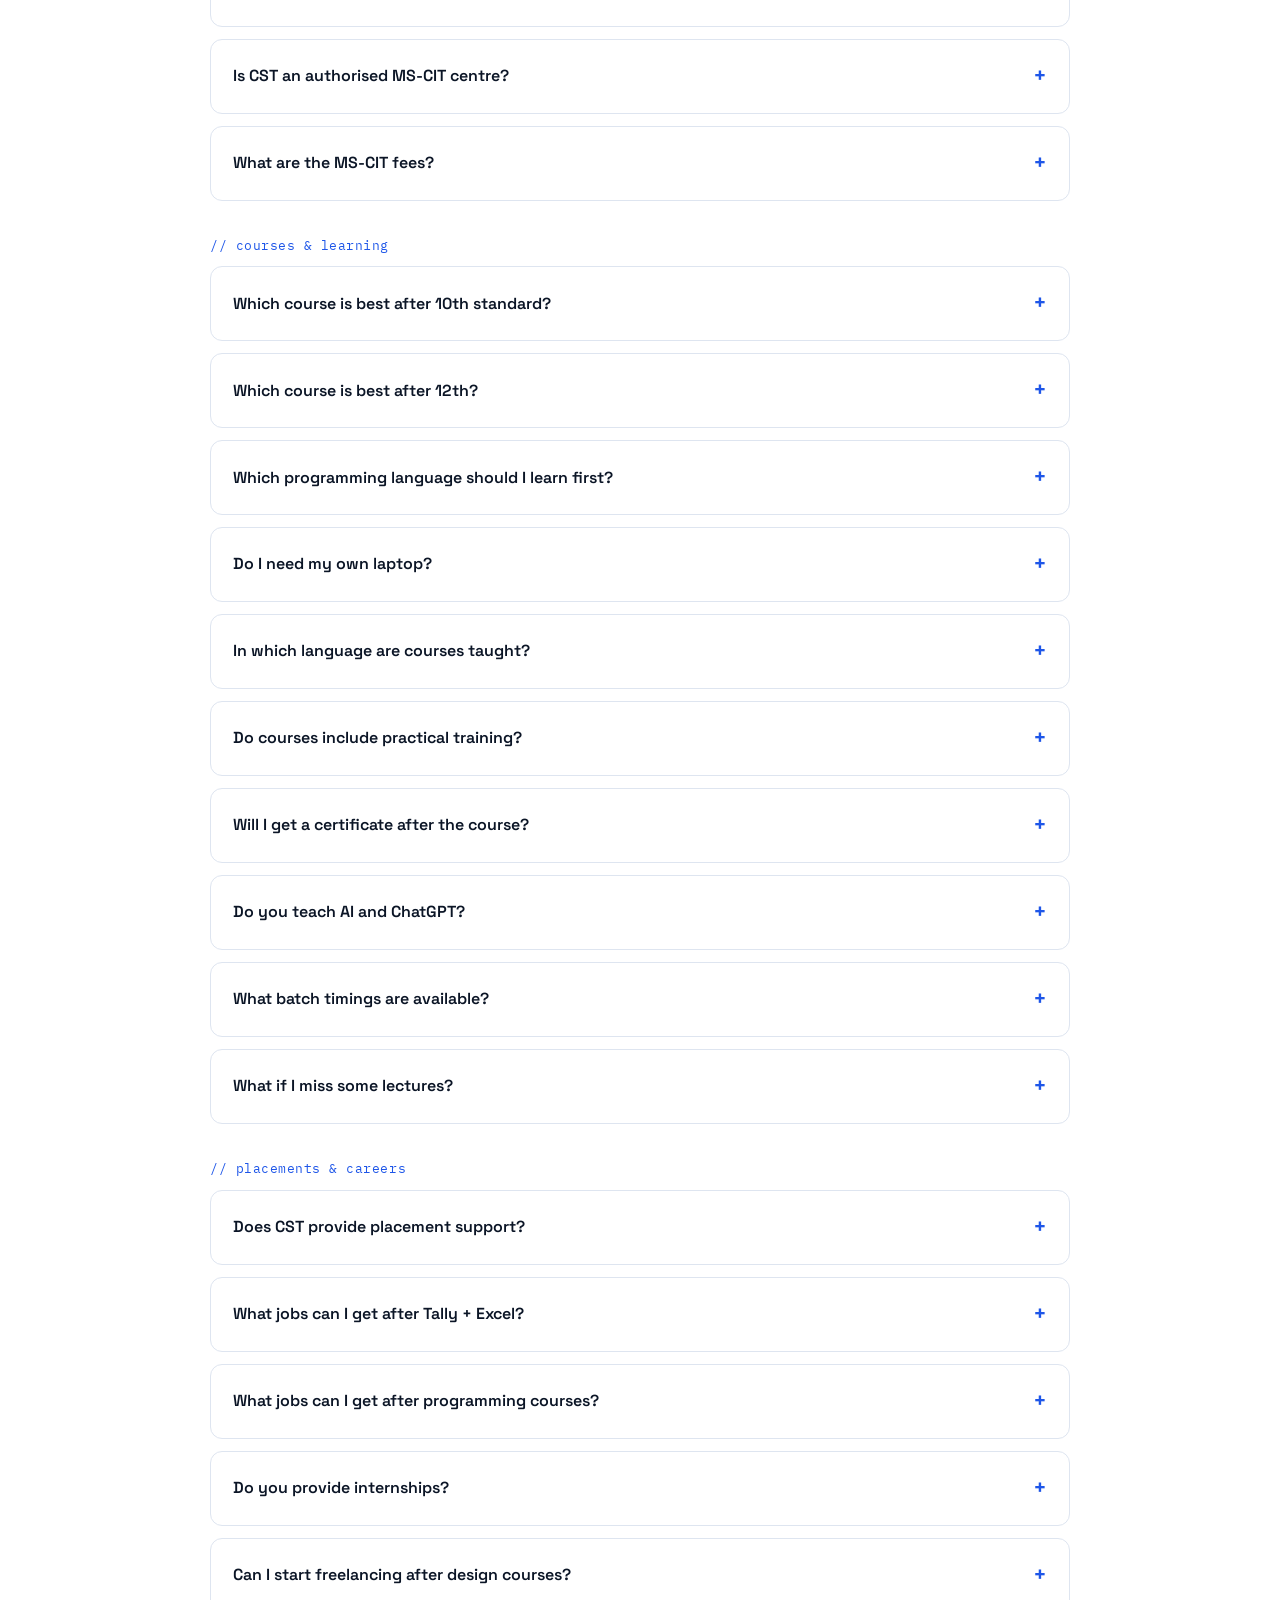
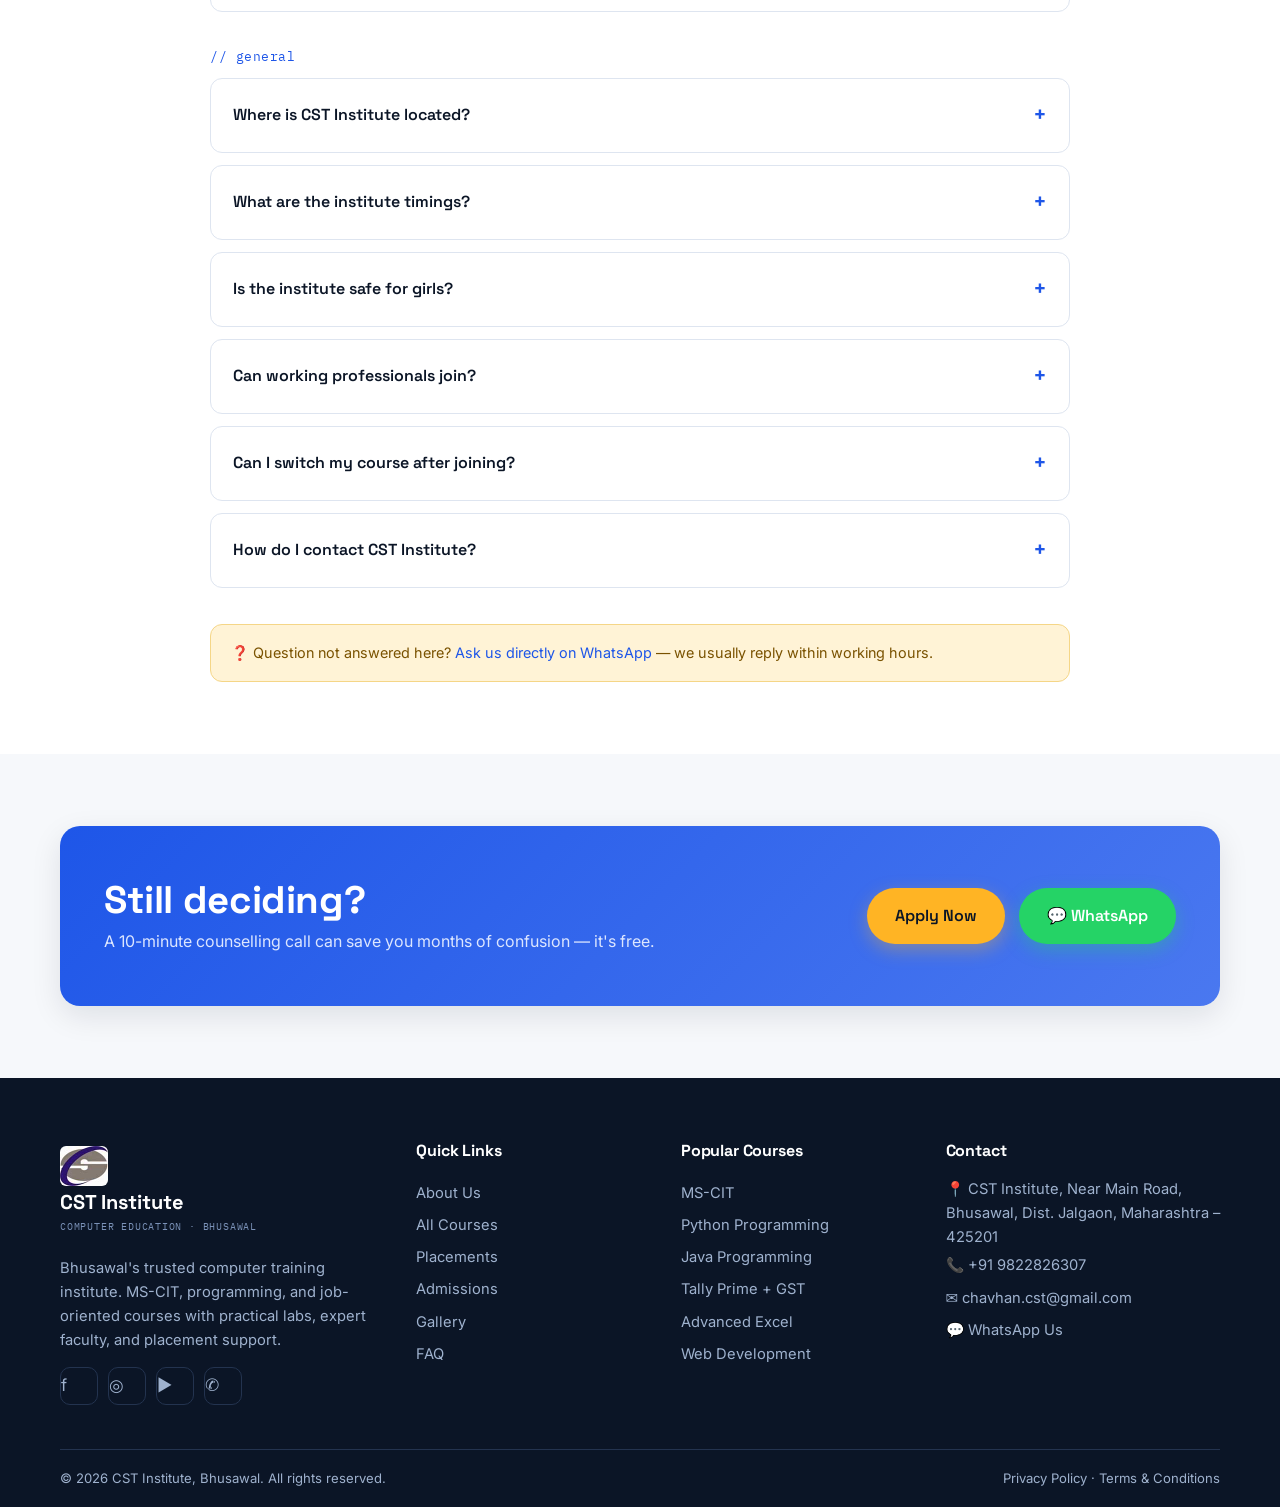
<file: faq.html>
<!DOCTYPE html>
<html lang="en">
<head>
<meta charset="UTF-8">
<meta name="viewport" content="width=device-width, initial-scale=1.0">
<title>FAQ | CST Institute Bhusawal</title>
<meta name="description" content="Answers to 35+ common questions about admissions, MS-CIT, courses, fees, batches and placements at CST Institute.">
<meta property="og:title" content="FAQ | CST Institute Bhusawal">
<meta property="og:description" content="Answers to 35+ common questions about admissions, MS-CIT, courses, fees, batches and placements at CST Institute.">
<meta property="og:type" content="website">
<link rel="preconnect" href="https://fonts.googleapis.com">
<link rel="preconnect" href="https://fonts.gstatic.com" crossorigin>
<link href="https://fonts.googleapis.com/css2?family=Space+Grotesk:wght@500;600;700&family=Inter:wght@400;500;600&family=IBM+Plex+Mono:wght@400;500&display=swap" rel="stylesheet">
<link rel="stylesheet" href="assets/style.css">
</head>
<body data-wa="917083021167">

<div class="topbar">
  <div class="container">
    <span>📞 <a href="tel:+917083021167">+91 9822826307</a> &nbsp;·&nbsp; ✉️ <a href="mailto:chavhan.cst@gmail.com">cst.institute@gmail.com</a></span>
    <span>🕘 Mon–Sat: 8 AM – 8 PM &nbsp;·&nbsp; Bhusawal, Maharashtra</span>
  </div>
</div>
<header class="site">
  <div class="container nav">
    <a class="logo" href="index.html"><img src="assets/cst-logo.jpg" alt="CST Institute" style="height:40px;vertical-align:middle;border-radius:6px"><span>CST Institute<small>COMPUTER EDUCATION · BHUSAWAL</small></span></a>
    <nav class="menu" id="menu">
      <a href="index.html">Home</a>
      <a href="about.html">About</a>
      <div class="dropdown">
        <button aria-expanded="false">Courses ▾</button>
        <div class="dropdown-panel">
          <a href="courses.html">All Courses</a>
          <a href="mscit.html">MS-CIT (MKCL)</a>
          <a href="programming.html">Programming Courses</a>
          <a href="job-oriented.html">Job-Oriented Courses</a>
        </div>
      </div>
      <a href="placements.html">Placements</a>
      <a href="gallery.html">Gallery</a>
      <a href="testimonials.html">Reviews</a>
      <a href="blog.html">Blog</a>
      <a href="contact.html">Contact</a>
    </nav>
    <div class="nav-cta">
      <a class="btn btn-primary" href="admissions.html">Apply Now</a>
      <button class="hamburger" aria-label="Open menu" aria-expanded="false">☰</button>
    </div>
  </div>
</header>

<div class="page-hero">
  <div class="container">
    <div class="crumbs"><a href="index.html">home</a> / faq</div>
    <h1>Frequently Asked Questions</h1>
    <p>Everything students and parents ask us — about admissions, MS-CIT, courses, fees and placements.</p>
  </div>
</div>

<section class="section-white">
  <div class="container" style="max-width:860px">
    <span class="eyebrow reveal" style="margin-top:34px">// admissions</span>
<details class="faq-item reveal"><summary>How do I take admission at CST Institute?</summary><div class="faq-a">Simply visit the institute, call us, or fill the enquiry form on the Admissions page. After free counselling and a demo lecture, submit your documents and first instalment to confirm your seat.</div></details>
<details class="faq-item reveal"><summary>What documents are required for admission?</summary><div class="faq-a">Aadhaar card photocopy, latest marksheet, 2 passport-size photos, and your mobile number/email.</div></details>
<details class="faq-item reveal"><summary>Is there an age limit for courses?</summary><div class="faq-a">No. We train school students, college students, job seekers, working professionals, homemakers and senior citizens.</div></details>
<details class="faq-item reveal"><summary>Can I get a free demo lecture before joining?</summary><div class="faq-a">Yes! Every student can attend one free demo lecture before paying any fees.</div></details>
<details class="faq-item reveal"><summary>When do new batches start?</summary><div class="faq-a">New batches start every month for most courses. Contact us for the next batch date of your course.</div></details>
<details class="faq-item reveal"><summary>Can I pay fees in instalments?</summary><div class="faq-a">Yes, easy monthly instalments are available for all courses. MS-CIT fees follow the official MKCL structure.</div></details>
<details class="faq-item reveal"><summary>Are there any discounts or scholarships?</summary><div class="faq-a">We offer combo-pack discounts, merit concessions for toppers, and sibling discounts. Ask our counsellor for current offers.</div></details>
<span class="eyebrow reveal" style="margin-top:34px">// ms-cit</span>
<details class="faq-item reveal"><summary>What is MS-CIT?</summary><div class="faq-a">Maharashtra State Certificate in Information Technology — the state's most popular IT literacy course, conducted by MKCL and recognised by the Government of Maharashtra.</div></details>
<details class="faq-item reveal"><summary>Is MS-CIT compulsory for government jobs?</summary><div class="faq-a">Many Maharashtra government posts require or prefer a recognised computer certificate, and MS-CIT is the most widely accepted one. Always check the specific job advertisement for exact requirements.</div></details>
<details class="faq-item reveal"><summary>What is the duration of MS-CIT?</summary><div class="faq-a">Approximately 3 months with daily learning and lab practice.</div></details>
<details class="faq-item reveal"><summary>Who can join MS-CIT?</summary><div class="faq-a">Anyone — there is no strict educational barrier. School students (typically 10th onwards), graduates, employees and homemakers all join.</div></details>
<details class="faq-item reveal"><summary>How is the MS-CIT exam conducted?</summary><div class="faq-a">Through an official MKCL online examination at the end of the course.</div></details>
<details class="faq-item reveal"><summary>Is CST an authorised MS-CIT centre?</summary><div class="faq-a">Yes, CST Institute is an authorised MKCL centre for MS-CIT in Bhusawal.</div></details>
<details class="faq-item reveal"><summary>What are the MS-CIT fees?</summary><div class="faq-a">Fees are as per the official MKCL fee structure, which changes periodically. Contact us for the current fee and instalment plan.</div></details>
<span class="eyebrow reveal" style="margin-top:34px">// courses & learning</span>
<details class="faq-item reveal"><summary>Which course is best after 10th standard?</summary><div class="faq-a">MS-CIT + Typing is the classic foundation. Students interested in IT careers can also start Python early. Our counsellor will guide you based on your goal — read our blog guide too.</div></details>
<details class="faq-item reveal"><summary>Which course is best after 12th?</summary><div class="faq-a">Commerce students: Tally Prime + Advanced Excel. Science/IT-inclined students: Python, Java or Web Development. Everyone benefits from MS-CIT if not already done.</div></details>
<details class="faq-item reveal"><summary>Which programming language should I learn first?</summary><div class="faq-a">We recommend C for strong fundamentals, or Python if you want the fastest path to job-relevant skills. Both are beginner friendly at CST.</div></details>
<details class="faq-item reveal"><summary>Do I need my own laptop?</summary><div class="faq-a">No. Our lab provides one computer per student. Having a laptop at home helps practice but is not required.</div></details>
<details class="faq-item reveal"><summary>In which language are courses taught?</summary><div class="faq-a">Simple Marathi + English mix, so every student understands comfortably.</div></details>
<details class="faq-item reveal"><summary>Do courses include practical training?</summary><div class="faq-a">Yes — 100%. Every course includes daily hands-on lab time, assignments and projects.</div></details>
<details class="faq-item reveal"><summary>Will I get a certificate after the course?</summary><div class="faq-a">Yes. MS-CIT students receive the government-recognised MKCL certificate; other courses receive CST Institute certification after assessment.</div></details>
<details class="faq-item reveal"><summary>Do you teach AI and ChatGPT?</summary><div class="faq-a">Yes! Our AI Tools & ChatGPT course teaches practical AI skills for office work, content creation and productivity.</div></details>
<details class="faq-item reveal"><summary>What batch timings are available?</summary><div class="faq-a">Morning, afternoon and evening batches, Monday to Saturday. Working students can choose evening batches.</div></details>
<details class="faq-item reveal"><summary>What if I miss some lectures?</summary><div class="faq-a">We help you cover missed topics in practice sessions or backup batches — just inform your faculty.</div></details>
<span class="eyebrow reveal" style="margin-top:34px">// placements & careers</span>
<details class="faq-item reveal"><summary>Does CST provide placement support?</summary><div class="faq-a">Yes — resume building, mock interviews and job referrals to our hiring partners are included with job-oriented courses.</div></details>
<details class="faq-item reveal"><summary>What jobs can I get after Tally + Excel?</summary><div class="faq-a">Accountant, accounts assistant, billing operator, back-office executive and data/MIS roles in local firms, CA offices and businesses.</div></details>
<details class="faq-item reveal"><summary>What jobs can I get after programming courses?</summary><div class="faq-a">Trainee software developer, web developer, technical support and freelance projects — many students continue to IT roles in Pune/Nashik.</div></details>
<details class="faq-item reveal"><summary>Do you provide internships?</summary><div class="faq-a">Top-performing students get internship assistance with local businesses and IT firms.</div></details>
<details class="faq-item reveal"><summary>Can I start freelancing after design courses?</summary><div class="faq-a">Yes — Photoshop and CorelDRAW students often start freelance design work or join local printing/design studios.</div></details>
<span class="eyebrow reveal" style="margin-top:34px">// general</span>
<details class="faq-item reveal"><summary>Where is CST Institute located?</summary><div class="faq-a">In Bhusawal, Maharashtra. See the Contact page for the map, address and directions.</div></details>
<details class="faq-item reveal"><summary>What are the institute timings?</summary><div class="faq-a">Monday to Saturday, 8 AM to 8 PM.</div></details>
<details class="faq-item reveal"><summary>Is the institute safe for girls?</summary><div class="faq-a">Absolutely. We maintain a disciplined, CCTV-monitored campus and are trusted by parents across Bhusawal.</div></details>
<details class="faq-item reveal"><summary>Can working professionals join?</summary><div class="faq-a">Yes — evening batches and flexible practice timings are designed for working people.</div></details>
<details class="faq-item reveal"><summary>Can I switch my course after joining?</summary><div class="faq-a">Within the first week, yes — talk to our counsellor and we'll adjust your admission to a better-suited course.</div></details>
<details class="faq-item reveal"><summary>How do I contact CST Institute?</summary><div class="faq-a">Call, WhatsApp, email, or visit us — all details are on the Contact page. The fastest way is WhatsApp.</div></details>
    <div class="notice reveal" style="margin-top:36px">❓ Question not answered here? <a href="https://wa.me/917083021167?text=I%20have%20a%20question%3A%20">Ask us directly on WhatsApp</a> — we usually reply within working hours.</div>
  </div>
</section>

<section>
  <div class="container">
    <div class="cta-band reveal">
      <div><h2>Still deciding?</h2><p>A 10-minute counselling call can save you months of confusion — it's free.</p></div>
      <div style="display:flex;gap:14px;flex-wrap:wrap">
        <a class="btn btn-primary" href="admissions.html">Apply Now</a>
        <a class="btn btn-wa" href="https://wa.me/917083021167?text=Hi%2C%20I%20want%20admission%20details">💬 WhatsApp</a>
      </div>
    </div>
  </div>
</section>

<footer class="site">
  <div class="container">
    <div class="footer-grid">
      <div>
        <a class="logo" href="index.html" style="color:#fff"><img src="assets/cst-logo.jpg" alt="CST Institute" style="height:40px;vertical-align:middle;border-radius:6px"><span>CST Institute<small style="color:#7B92B8">COMPUTER EDUCATION · BHUSAWAL</small></span></a>
        <p style="margin-top:16px;color:#9FB2CE">Bhusawal's trusted computer training institute. MS-CIT, programming, and job-oriented courses with practical labs, expert faculty, and placement support.</p>
        <div class="socials">
          <a href="#" aria-label="Facebook">f</a>
          <a href="#" aria-label="Instagram">◎</a>
          <a href="#" aria-label="YouTube">▶</a>
          <a href="https://wa.me/917083021167" aria-label="WhatsApp">✆</a>
        </div>
      </div>
      <div>
        <h4>Quick Links</h4>
        <a href="about.html">About Us</a>
        <a href="courses.html">All Courses</a>
        <a href="placements.html">Placements</a>
        <a href="admissions.html">Admissions</a>
        <a href="gallery.html">Gallery</a>
        <a href="faq.html">FAQ</a>
      </div>
      <div>
        <h4>Popular Courses</h4>
        <a href="mscit.html">MS-CIT</a>
        <a href="programming.html">Python Programming</a>
        <a href="programming.html">Java Programming</a>
        <a href="job-oriented.html">Tally Prime + GST</a>
        <a href="job-oriented.html">Advanced Excel</a>
        <a href="programming.html">Web Development</a>
      </div>
      <div>
        <h4>Contact</h4>
        <p style="color:#9FB2CE">📍 CST Institute, Near Main Road, Bhusawal, Dist. Jalgaon, Maharashtra – 425201</p>
        <a href="tel:+917083021167">📞 +91 9822826307</a>
        <a href="mailto:chavhan.cst@gmail.com">✉️ chavhan.cst@gmail.com</a>
        <a href="https://wa.me/917083021167">💬 WhatsApp Us</a>
      </div>
    </div>
    <div class="footer-bottom">
      <span>© <span id="year"></span> CST Institute, Bhusawal. All rights reserved.</span>
      <span><a href="privacy.html" style="display:inline">Privacy Policy</a> · <a href="terms.html" style="display:inline">Terms &amp; Conditions</a></span>
    </div>
  </div>
</footer>
<a class="wa-float" href="https://wa.me/917083021167?text=Hi%20CST%20Institute%2C%20I%20want%20course%20details" aria-label="Chat on WhatsApp">✆</a>
<script src="assets/main.js"></script>
</body>
</html>
</file>
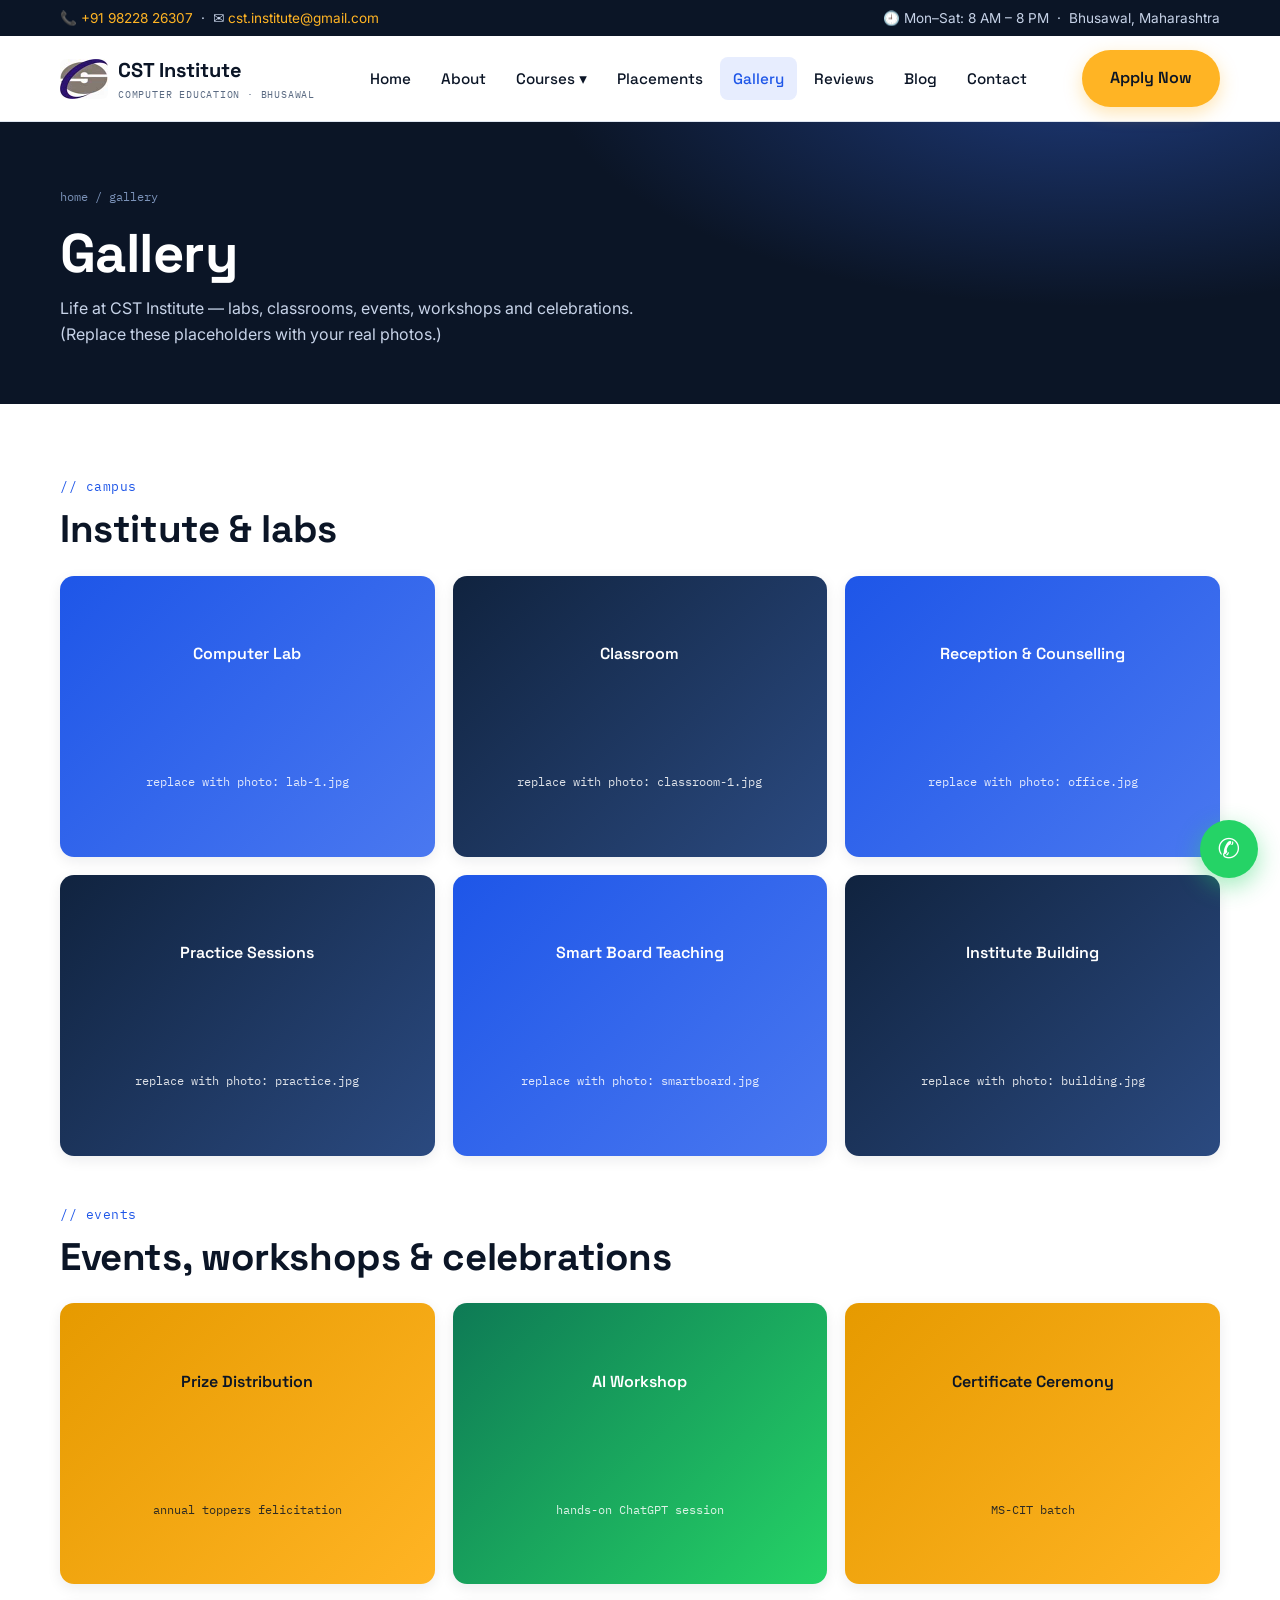
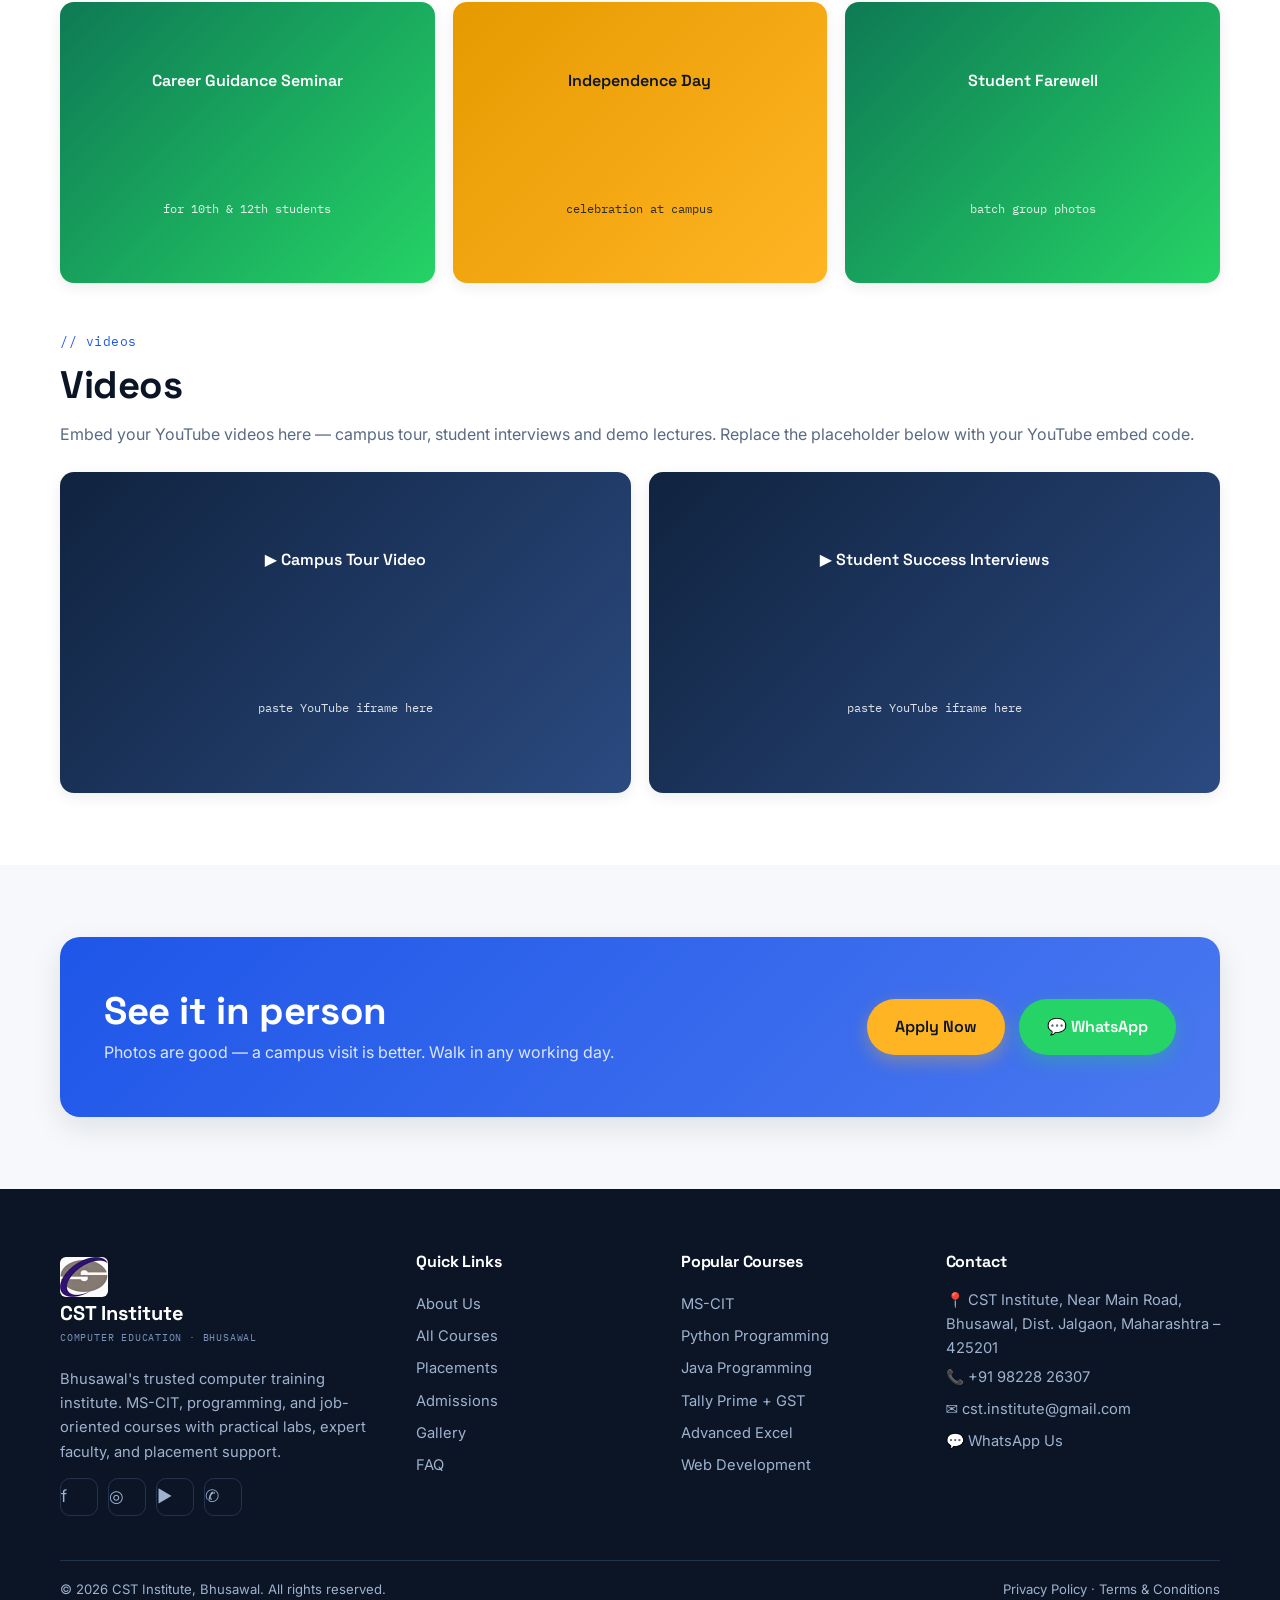
<file: gallery.html>
<!DOCTYPE html>
<html lang="en">
<head>
<meta charset="UTF-8">
<meta name="viewport" content="width=device-width, initial-scale=1.0">
<title>Gallery | CST Institute Bhusawal</title>
<meta name="description" content="Photos & videos: computer lab, classrooms, workshops, prize distribution and events at CST Institute Bhusawal.">
<meta property="og:title" content="Gallery | CST Institute Bhusawal">
<meta property="og:description" content="Photos & videos: computer lab, classrooms, workshops, prize distribution and events at CST Institute Bhusawal.">
<meta property="og:type" content="website">
<link rel="preconnect" href="https://fonts.googleapis.com">
<link rel="preconnect" href="https://fonts.gstatic.com" crossorigin>
<link href="https://fonts.googleapis.com/css2?family=Space+Grotesk:wght@500;600;700&family=Inter:wght@400;500;600&family=IBM+Plex+Mono:wght@400;500&display=swap" rel="stylesheet">
<link rel="stylesheet" href="assets/style.css">
</head>
<body data-wa="917083021167">

<div class="topbar">
  <div class="container">
    <span>📞 <a href="tel:+917083021167">+91 98228 26307</a> &nbsp;·&nbsp; ✉️ <a href="mailto:chavhan.cst@gmail.com">cst.institute@gmail.com</a></span>
    <span>🕘 Mon–Sat: 8 AM – 8 PM &nbsp;·&nbsp; Bhusawal, Maharashtra</span>
  </div>
</div>
<header class="site">
  <div class="container nav">
    <a class="logo" href="index.html"><img src="assets/cst-logo.jpg" alt="CST Institute" style="height:40px;vertical-align:middle;border-radius:6px"><span>CST Institute<small>COMPUTER EDUCATION · BHUSAWAL</small></span></a>
    <nav class="menu" id="menu">
      <a href="index.html">Home</a>
      <a href="about.html">About</a>
      <div class="dropdown">
        <button aria-expanded="false">Courses ▾</button>
        <div class="dropdown-panel">
          <a href="courses.html">All Courses</a>
          <a href="mscit.html">MS-CIT (MKCL)</a>
          <a href="programming.html">Programming Courses</a>
          <a href="job-oriented.html">Job-Oriented Courses</a>
        </div>
      </div>
      <a href="placements.html">Placements</a>
      <a href="gallery.html" class="active">Gallery</a>
      <a href="testimonials.html">Reviews</a>
      <a href="blog.html">Blog</a>
      <a href="contact.html">Contact</a>
    </nav>
    <div class="nav-cta">
      <a class="btn btn-primary" href="admissions.html">Apply Now</a>
      <button class="hamburger" aria-label="Open menu" aria-expanded="false">☰</button>
    </div>
  </div>
</header>

<div class="page-hero">
  <div class="container">
    <div class="crumbs"><a href="index.html">home</a> / gallery</div>
    <h1>Gallery</h1>
    <p>Life at CST Institute — labs, classrooms, events, workshops and celebrations. (Replace these placeholders with your real photos.)</p>
  </div>
</div>

<section class="section-white">
  <div class="container">
    <span class="eyebrow reveal">// campus</span>
    <h2 class="reveal">Institute &amp; labs</h2>
    <div class="gallery-grid" style="margin-top:24px">
      <div class="ph a reveal">Computer Lab<small>replace with photo: lab-1.jpg</small></div>
      <div class="ph b reveal">Classroom<small>replace with photo: classroom-1.jpg</small></div>
      <div class="ph a reveal">Reception &amp; Counselling<small>replace with photo: office.jpg</small></div>
      <div class="ph b reveal">Practice Sessions<small>replace with photo: practice.jpg</small></div>
      <div class="ph a reveal">Smart Board Teaching<small>replace with photo: smartboard.jpg</small></div>
      <div class="ph b reveal">Institute Building<small>replace with photo: building.jpg</small></div>
    </div>

    <span class="eyebrow reveal" style="margin-top:48px">// events</span>
    <h2 class="reveal">Events, workshops &amp; celebrations</h2>
    <div class="gallery-grid" style="margin-top:24px">
      <div class="ph c reveal">Prize Distribution<small>annual toppers felicitation</small></div>
      <div class="ph d reveal">AI Workshop<small>hands-on ChatGPT session</small></div>
      <div class="ph c reveal">Certificate Ceremony<small>MS-CIT batch</small></div>
      <div class="ph d reveal">Career Guidance Seminar<small>for 10th &amp; 12th students</small></div>
      <div class="ph c reveal">Independence Day<small>celebration at campus</small></div>
      <div class="ph d reveal">Student Farewell<small>batch group photos</small></div>
    </div>

    <span class="eyebrow reveal" style="margin-top:48px">// videos</span>
    <h2 class="reveal">Videos</h2>
    <p class="reveal">Embed your YouTube videos here — campus tour, student interviews and demo lectures. Replace the placeholder below with your YouTube embed code.</p>
    <div class="gallery-grid" style="margin-top:24px;grid-template-columns:repeat(2,1fr)">
      <div class="ph b reveal" style="aspect-ratio:16/9">▶ Campus Tour Video<small>paste YouTube iframe here</small></div>
      <div class="ph b reveal" style="aspect-ratio:16/9">▶ Student Success Interviews<small>paste YouTube iframe here</small></div>
    </div>
  </div>
</section>

<section>
  <div class="container">
    <div class="cta-band reveal">
      <div><h2>See it in person</h2><p>Photos are good — a campus visit is better. Walk in any working day.</p></div>
      <div style="display:flex;gap:14px;flex-wrap:wrap">
        <a class="btn btn-primary" href="admissions.html">Apply Now</a>
        <a class="btn btn-wa" href="https://wa.me/917083021167?text=Hi%2C%20I%20want%20admission%20details">💬 WhatsApp</a>
      </div>
    </div>
  </div>
</section>

<footer class="site">
  <div class="container">
    <div class="footer-grid">
      <div>
        <a class="logo" href="index.html" style="color:#fff"><img src="assets/cst-logo.jpg" alt="CST Institute" style="height:40px;vertical-align:middle;border-radius:6px"><span>CST Institute<small style="color:#7B92B8">COMPUTER EDUCATION · BHUSAWAL</small></span></a>
        <p style="margin-top:16px;color:#9FB2CE">Bhusawal's trusted computer training institute. MS-CIT, programming, and job-oriented courses with practical labs, expert faculty, and placement support.</p>
        <div class="socials">
          <a href="#" aria-label="Facebook">f</a>
          <a href="#" aria-label="Instagram">◎</a>
          <a href="#" aria-label="YouTube">▶</a>
          <a href="https://wa.me/917083021167" aria-label="WhatsApp">✆</a>
        </div>
      </div>
      <div>
        <h4>Quick Links</h4>
        <a href="about.html">About Us</a>
        <a href="courses.html">All Courses</a>
        <a href="placements.html">Placements</a>
        <a href="admissions.html">Admissions</a>
        <a href="gallery.html">Gallery</a>
        <a href="faq.html">FAQ</a>
      </div>
      <div>
        <h4>Popular Courses</h4>
        <a href="mscit.html">MS-CIT</a>
        <a href="programming.html">Python Programming</a>
        <a href="programming.html">Java Programming</a>
        <a href="job-oriented.html">Tally Prime + GST</a>
        <a href="job-oriented.html">Advanced Excel</a>
        <a href="programming.html">Web Development</a>
      </div>
      <div>
        <h4>Contact</h4>
        <p style="color:#9FB2CE">📍 CST Institute, Near Main Road, Bhusawal, Dist. Jalgaon, Maharashtra – 425201</p>
        <a href="tel:+917083021167">📞 +91 98228 26307</a>
        <a href="mailto:chavhan.cst@gmail.com">✉️ cst.institute@gmail.com</a>
        <a href="https://wa.me/917083021167">💬 WhatsApp Us</a>
      </div>
    </div>
    <div class="footer-bottom">
      <span>© <span id="year"></span> CST Institute, Bhusawal. All rights reserved.</span>
      <span><a href="privacy.html" style="display:inline">Privacy Policy</a> · <a href="terms.html" style="display:inline">Terms &amp; Conditions</a></span>
    </div>
  </div>
</footer>
<a class="wa-float" href="https://wa.me/917083021167?text=Hi%20CST%20Institute%2C%20I%20want%20course%20details" aria-label="Chat on WhatsApp">✆</a>
<script src="assets/main.js"></script>
</body>
</html>
</file>
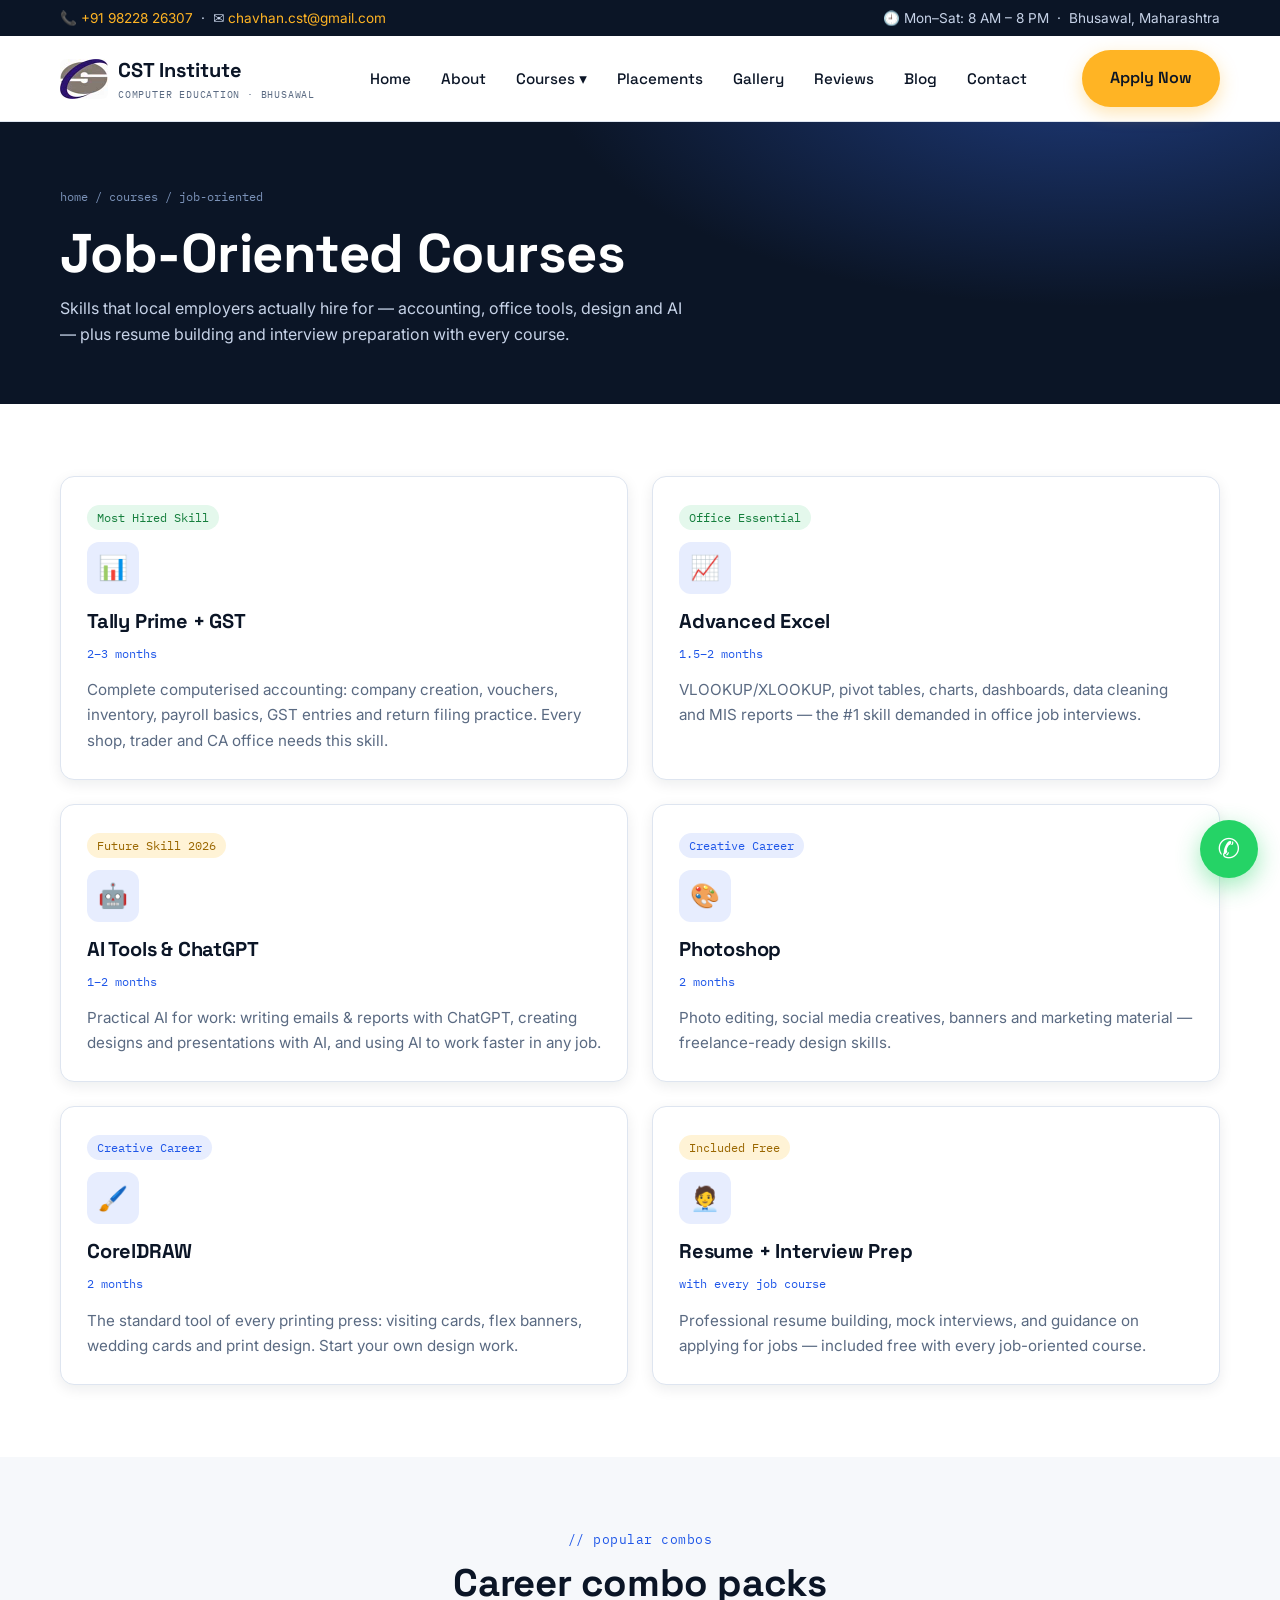
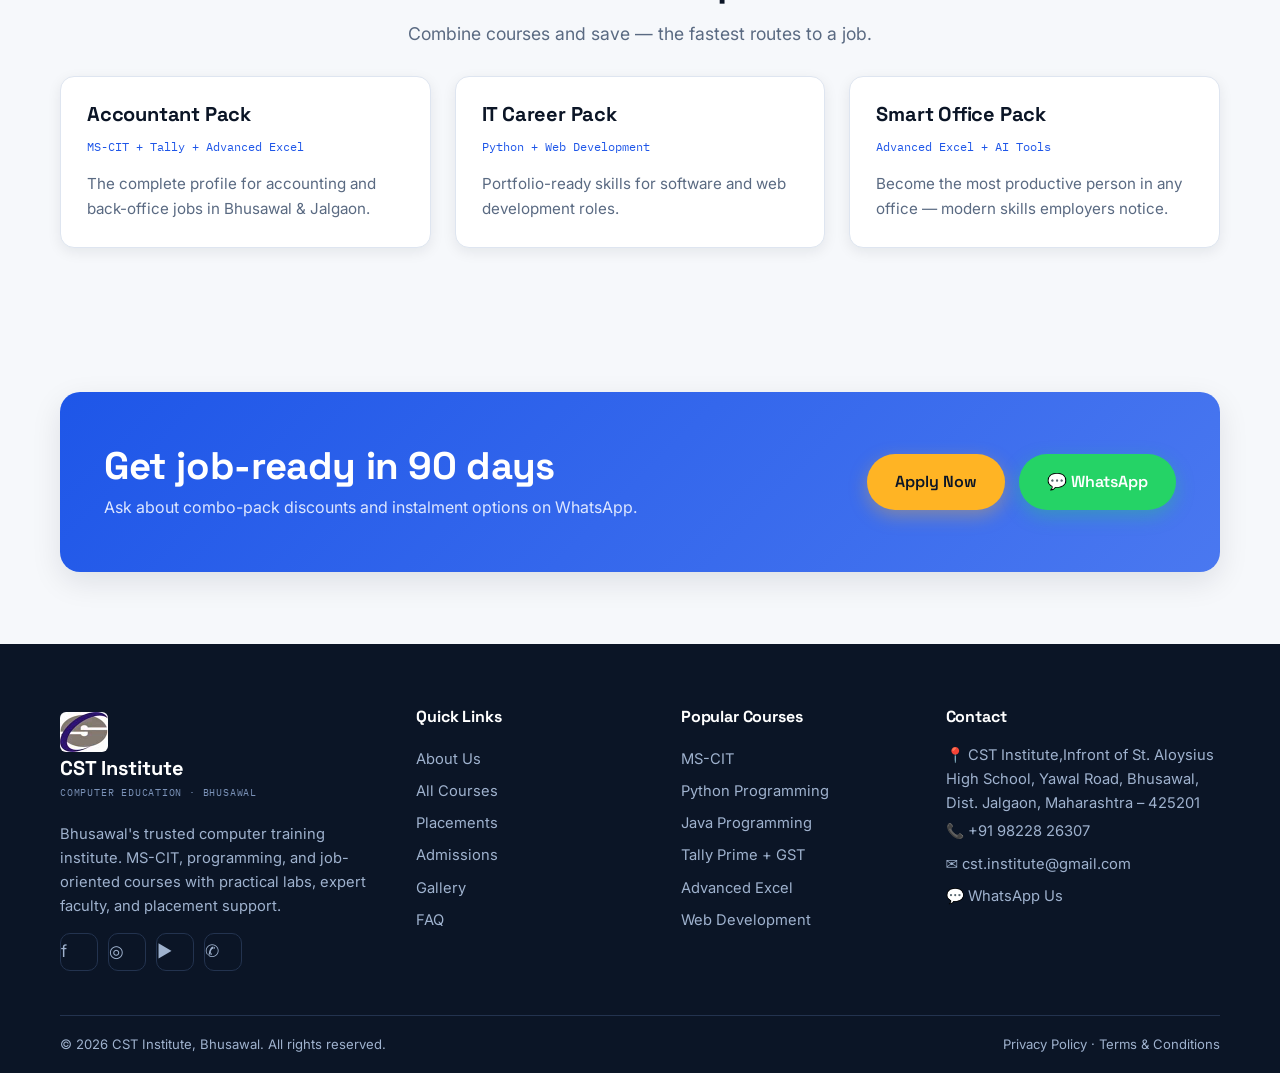
<file: job-oriented.html>
<!DOCTYPE html>
<html lang="en">
<head>
<meta charset="UTF-8">
<meta name="viewport" content="width=device-width, initial-scale=1.0">
<title>Job-Oriented Courses in Bhusawal | Tally, Excel, AI Tools, Design</title>
<meta name="description" content="Job-ready skills: Tally Prime + GST, Advanced Excel, AI & ChatGPT tools, Photoshop, CorelDRAW — with free resume building and interview preparation.">
<meta property="og:title" content="Job-Oriented Courses in Bhusawal | Tally, Excel, AI Tools, Design">
<meta property="og:description" content="Job-ready skills: Tally Prime + GST, Advanced Excel, AI & ChatGPT tools, Photoshop, CorelDRAW — with free resume building and interview preparation.">
<meta property="og:type" content="website">
<link rel="preconnect" href="https://fonts.googleapis.com">
<link rel="preconnect" href="https://fonts.gstatic.com" crossorigin>
<link href="https://fonts.googleapis.com/css2?family=Space+Grotesk:wght@500;600;700&family=Inter:wght@400;500;600&family=IBM+Plex+Mono:wght@400;500&display=swap" rel="stylesheet">
<link rel="icon" type="image/png" href="favicon.png"> <link rel="stylesheet" href="assets/style.css">
</head>
<body data-wa="917083021167">

<div class="topbar">
  <div class="container">
    <span>📞 <a href="tel:+917083021167">+91 98228 26307</a> &nbsp;·&nbsp; ✉️ <a href="mailto:chavhan.cst@gmail.com">chavhan.cst@gmail.com</a></span>
    <span>🕘 Mon–Sat: 8 AM – 8 PM &nbsp;·&nbsp; Bhusawal, Maharashtra</span>
  </div>
</div>
<header class="site">
  <div class="container nav">
    <a class="logo" href="index.html"><img src="assets/cst-logo.jpg" alt="CST Institute" style="height:40px;vertical-align:middle;border-radius:6px"><span>CST Institute<small>COMPUTER EDUCATION · BHUSAWAL</small></span></a>
    <nav class="menu" id="menu">
      <a href="index.html">Home</a>
      <a href="about.html">About</a>
      <div class="dropdown">
        <button aria-expanded="false">Courses ▾</button>
        <div class="dropdown-panel">
          <a href="courses.html">All Courses</a>
          <a href="mscit.html">MS-CIT (MKCL)</a>
          <a href="programming.html">Programming Courses</a>
          <a href="job-oriented.html">Job-Oriented Courses</a>
        </div>
      </div>
      <a href="placements.html">Placements</a>
      <a href="gallery.html">Gallery</a>
      <a href="testimonials.html">Reviews</a>
      <a href="blog.html">Blog</a>
      <a href="contact.html">Contact</a>
    </nav>
    <div class="nav-cta">
      <a class="btn btn-primary" href="admissions.html">Apply Now</a>
      <button class="hamburger" aria-label="Open menu" aria-expanded="false">☰</button>
    </div>
  </div>
</header>

<div class="page-hero">
  <div class="container">
    <div class="crumbs"><a href="index.html">home</a> / courses / job-oriented</div>
    <h1>Job-Oriented Courses</h1>
    <p>Skills that local employers actually hire for — accounting, office tools, design and AI — plus resume building and interview preparation with every course.</p>
  </div>
</div>

<section class="section-white">
  <div class="container">
    <div class="grid grid-2">
      <div class="card reveal"><span class="tag green">Most Hired Skill</span><div class="icon">📊</div><h3>Tally Prime + GST</h3><span class="meta">2–3 months</span><p>Complete computerised accounting: company creation, vouchers, inventory, payroll basics, GST entries and return filing practice. Every shop, trader and CA office needs this skill.</p></div>
      <div class="card reveal"><span class="tag green">Office Essential</span><div class="icon">📈</div><h3>Advanced Excel</h3><span class="meta">1.5–2 months</span><p>VLOOKUP/XLOOKUP, pivot tables, charts, dashboards, data cleaning and MIS reports — the #1 skill demanded in office job interviews.</p></div>
      <div class="card reveal"><span class="tag gold">Future Skill 2026</span><div class="icon">🤖</div><h3>AI Tools &amp; ChatGPT</h3><span class="meta">1–2 months</span><p>Practical AI for work: writing emails &amp; reports with ChatGPT, creating designs and presentations with AI, and using AI to work faster in any job.</p></div>
      <div class="card reveal"><span class="tag">Creative Career</span><div class="icon">🎨</div><h3>Photoshop</h3><span class="meta">2 months</span><p>Photo editing, social media creatives, banners and marketing material — freelance-ready design skills.</p></div>
      <div class="card reveal"><span class="tag">Creative Career</span><div class="icon">🖌️</div><h3>CorelDRAW</h3><span class="meta">2 months</span><p>The standard tool of every printing press: visiting cards, flex banners, wedding cards and print design. Start your own design work.</p></div>
      <div class="card reveal"><span class="tag gold">Included Free</span><div class="icon">🧑‍💼</div><h3>Resume + Interview Prep</h3><span class="meta">with every job course</span><p>Professional resume building, mock interviews, and guidance on applying for jobs — included free with every job-oriented course.</p></div>
    </div>
  </div>
</section>

<section>
  <div class="container center">
    <span class="eyebrow reveal">// popular combos</span>
    <h2 class="reveal">Career combo packs</h2>
    <p class="lead reveal">Combine courses and save — the fastest routes to a job.</p>
    <div class="grid grid-3" style="margin-top:28px;text-align:left">
      <div class="card reveal"><h3>Accountant Pack</h3><span class="meta">MS-CIT + Tally + Advanced Excel</span><p>The complete profile for accounting and back-office jobs in Bhusawal &amp; Jalgaon.</p></div>
      <div class="card reveal"><h3>IT Career Pack</h3><span class="meta">Python + Web Development</span><p>Portfolio-ready skills for software and web development roles.</p></div>
      <div class="card reveal"><h3>Smart Office Pack</h3><span class="meta">Advanced Excel + AI Tools</span><p>Become the most productive person in any office — modern skills employers notice.</p></div>
    </div>
  </div>
</section>

<section>
  <div class="container">
    <div class="cta-band reveal">
      <div><h2>Get job-ready in 90 days</h2><p>Ask about combo-pack discounts and instalment options on WhatsApp.</p></div>
      <div style="display:flex;gap:14px;flex-wrap:wrap">
        <a class="btn btn-primary" href="admissions.html">Apply Now</a>
        <a class="btn btn-wa" href="https://wa.me/917083021167?text=Hi%2C%20I%20want%20admission%20details">💬 WhatsApp</a>
      </div>
    </div>
  </div>
</section>

<footer class="site">
  <div class="container">
    <div class="footer-grid">
      <div>
        <a class="logo" href="index.html" style="color:#fff"><img src="assets/cst-logo.jpg" alt="CST Institute" style="height:40px;vertical-align:middle;border-radius:6px"><span>CST Institute<small style="color:#7B92B8">COMPUTER EDUCATION · BHUSAWAL</small></span></a>
        <p style="margin-top:16px;color:#9FB2CE">Bhusawal's trusted computer training institute. MS-CIT, programming, and job-oriented courses with practical labs, expert faculty, and placement support.</p>
        <div class="socials">
          <a href="#" aria-label="Facebook">f</a>
          <a href="#" aria-label="Instagram">◎</a>
          <a href="#" aria-label="YouTube">▶</a>
          <a href="https://wa.me/917083021167" aria-label="WhatsApp">✆</a>
        </div>
      </div>
      <div>
        <h4>Quick Links</h4>
        <a href="about.html">About Us</a>
        <a href="courses.html">All Courses</a>
        <a href="placements.html">Placements</a>
        <a href="admissions.html">Admissions</a>
        <a href="gallery.html">Gallery</a>
        <a href="faq.html">FAQ</a>
      </div>
      <div>
        <h4>Popular Courses</h4>
        <a href="mscit.html">MS-CIT</a>
        <a href="programming.html">Python Programming</a>
        <a href="programming.html">Java Programming</a>
        <a href="job-oriented.html">Tally Prime + GST</a>
        <a href="job-oriented.html">Advanced Excel</a>
        <a href="programming.html">Web Development</a>
      </div>
      <div>
        <h4>Contact</h4>
        <p style="color:#9FB2CE">📍 CST Institute,Infront of St. Aloysius High School, Yawal Road, Bhusawal, Dist. Jalgaon, Maharashtra – 425201</p>
        <a href="tel:+917083021167">📞 +91 98228 26307</a>
        <a href="mailto:chavhan.cst@gmail.com">✉️ cst.institute@gmail.com</a>
        <a href="https://wa.me/917083021167">💬 WhatsApp Us</a>
      </div>
    </div>
    <div class="footer-bottom">
      <span>© <span id="year"></span> CST Institute, Bhusawal. All rights reserved.</span>
      <span><a href="privacy.html" style="display:inline">Privacy Policy</a> · <a href="terms.html" style="display:inline">Terms &amp; Conditions</a></span>
    </div>
  </div>
</footer>
<a class="wa-float" href="https://wa.me/917083021167?text=Hi%20CST%20Institute%2C%20I%20want%20course%20details" aria-label="Chat on WhatsApp">✆</a>
<script src="assets/main.js"></script>
</body>
</html>
</file>
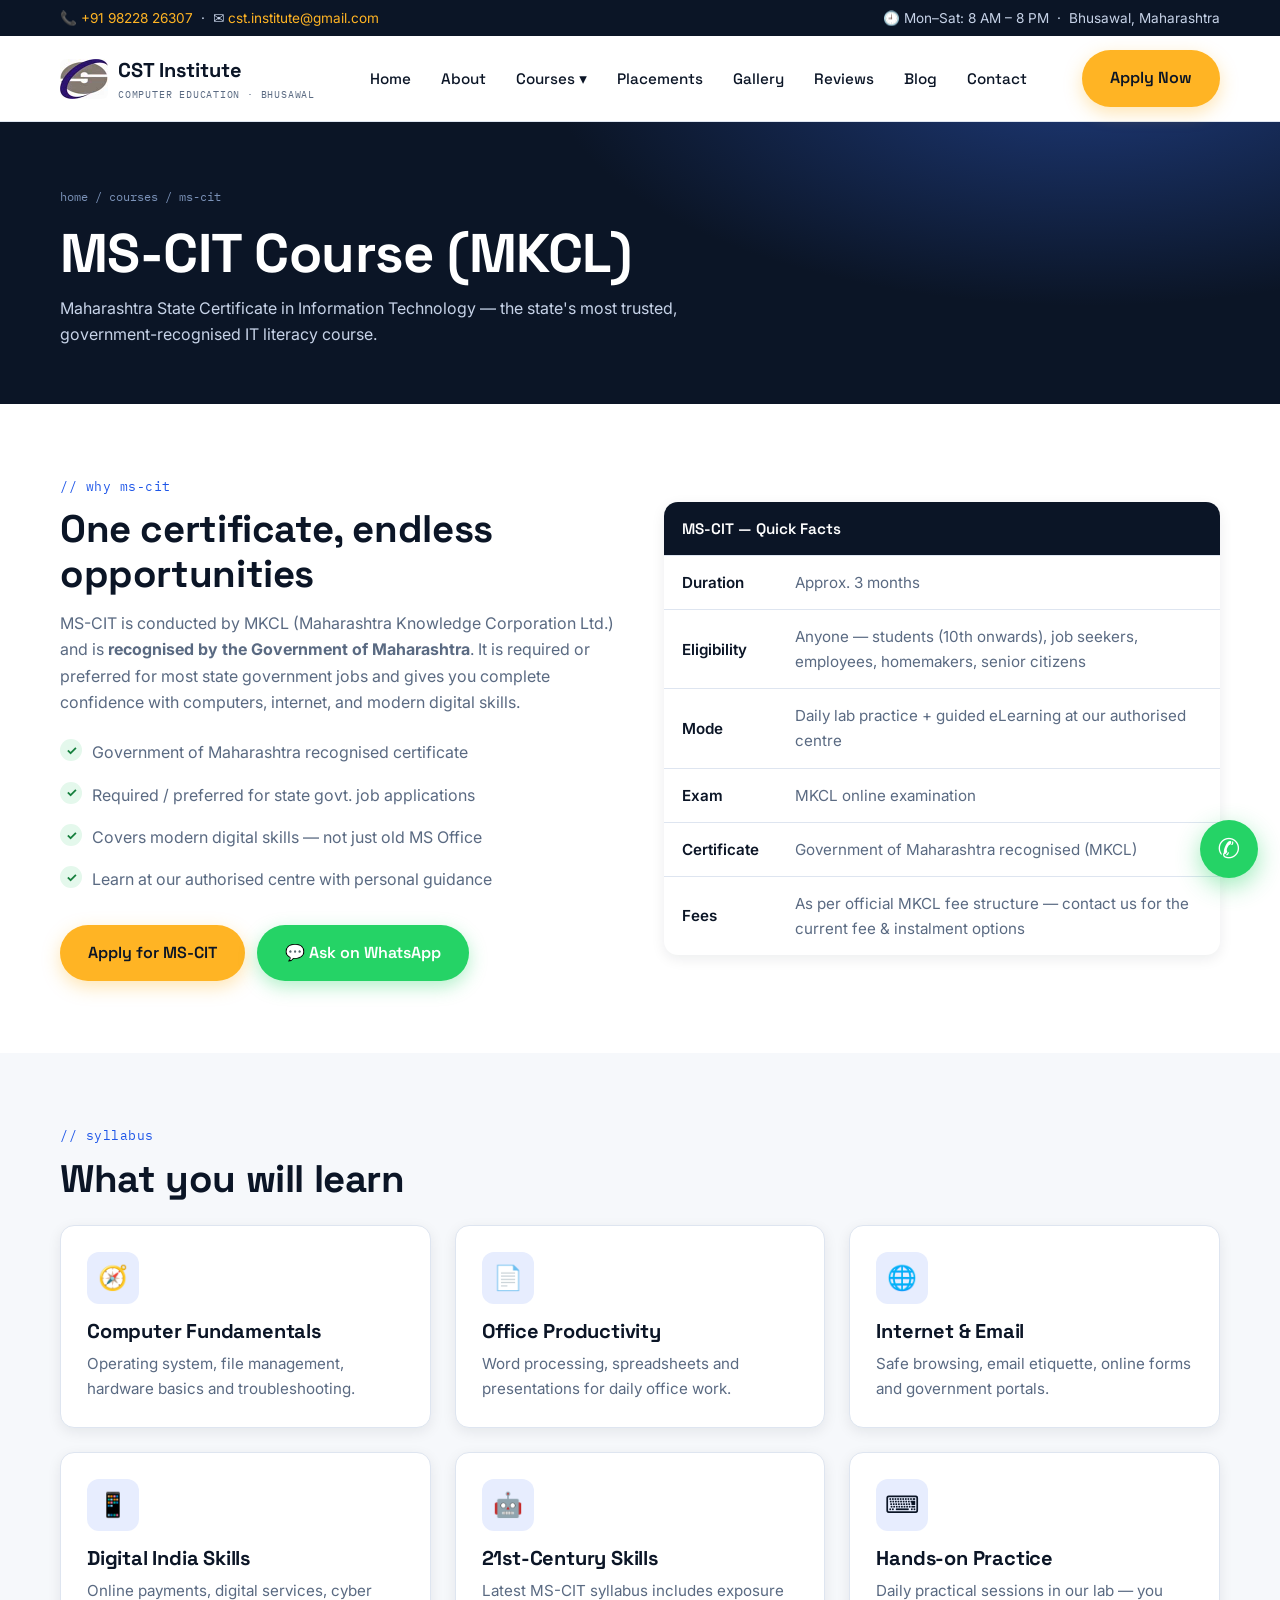
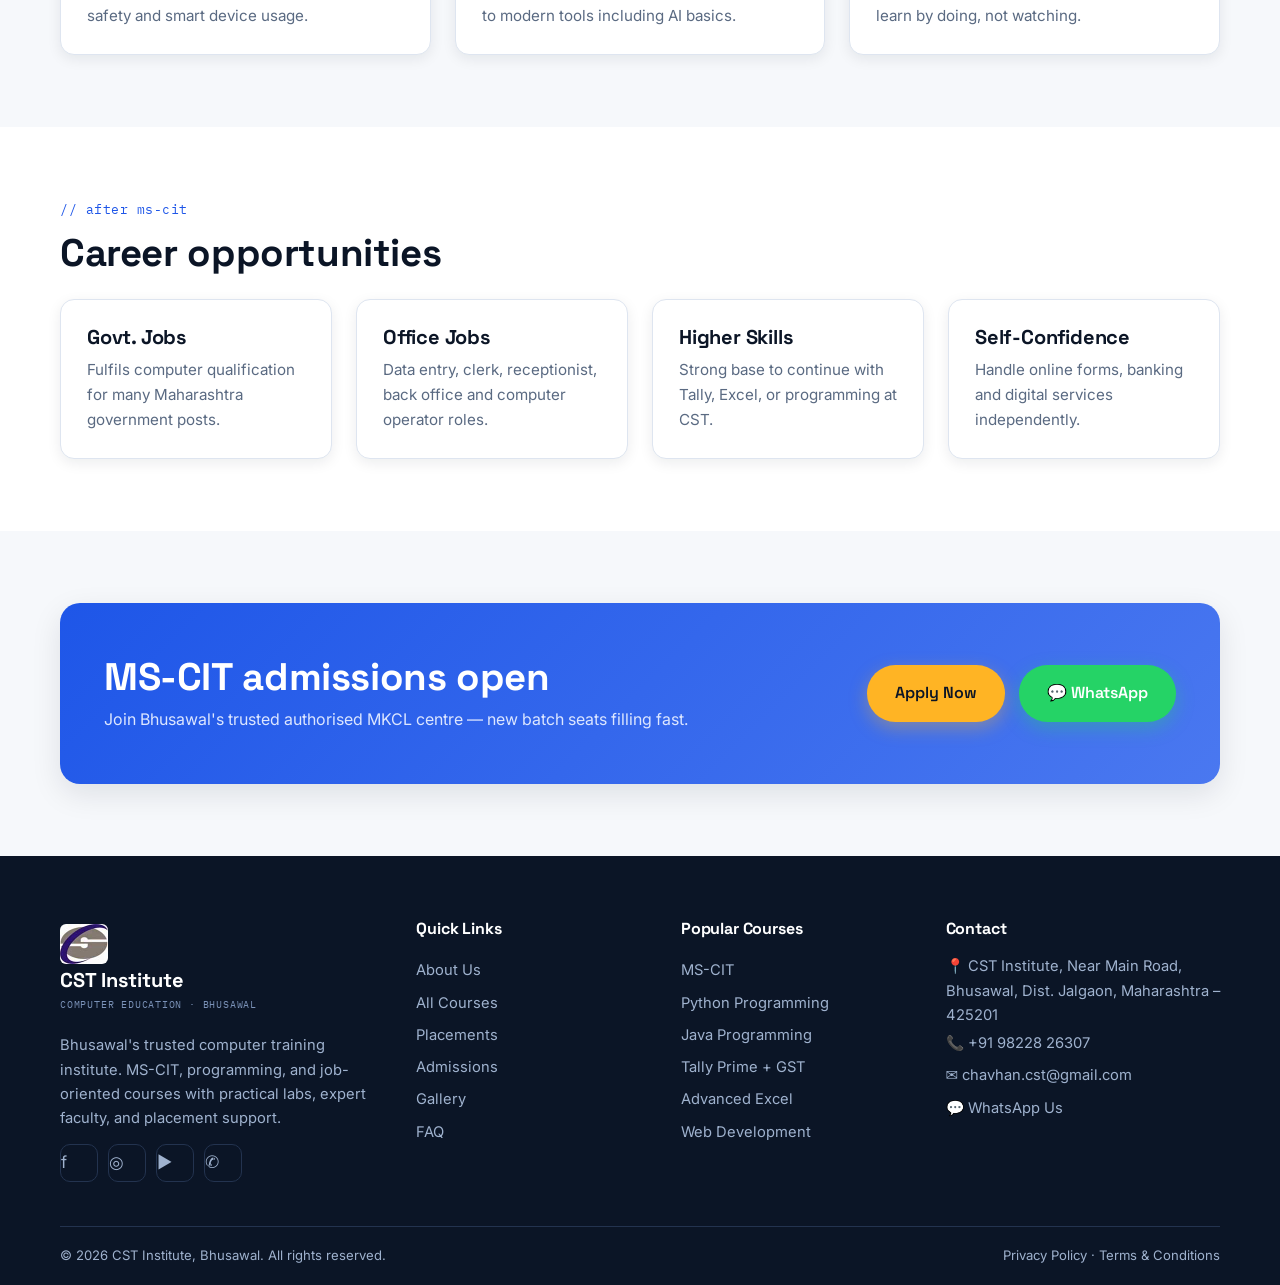
<file: mscit.html>
<!DOCTYPE html>
<html lang="en">
<head>
<meta charset="UTF-8">
<meta name="viewport" content="width=device-width, initial-scale=1.0">
<title>MS-CIT Course in Bhusawal | MKCL Authorised Centre – CST Institute</title>
<meta name="description" content="MS-CIT at CST Institute Bhusawal: government-recognised MKCL certificate, 3-month course, eligibility, syllabus, fees and career opportunities. Apply now.">
<meta property="og:title" content="MS-CIT Course in Bhusawal | MKCL Authorised Centre – CST Institute">
<meta property="og:description" content="MS-CIT at CST Institute Bhusawal: government-recognised MKCL certificate, 3-month course, eligibility, syllabus, fees and career opportunities. Apply now.">
<meta property="og:type" content="website">
<link rel="preconnect" href="https://fonts.googleapis.com">
<link rel="preconnect" href="https://fonts.gstatic.com" crossorigin>
<link href="https://fonts.googleapis.com/css2?family=Space+Grotesk:wght@500;600;700&family=Inter:wght@400;500;600&family=IBM+Plex+Mono:wght@400;500&display=swap" rel="stylesheet">
<link rel="icon" type="image/png" href="favicon.png"> <link rel="stylesheet" href="assets/style.css">
</head>
<body data-wa="917083021167">

<div class="topbar">
  <div class="container">
    <span>📞 <a href="tel:+917083021167">+91 98228 26307</a> &nbsp;·&nbsp; ✉️ <a href="mailto:chavhan.cst@gmail.com">cst.institute@gmail.com</a></span>
    <span>🕘 Mon–Sat: 8 AM – 8 PM &nbsp;·&nbsp; Bhusawal, Maharashtra</span>
  </div>
</div>
<header class="site">
  <div class="container nav">
    <a class="logo" href="index.html"><img src="assets/cst-logo.jpg" alt="CST Institute" style="height:40px;vertical-align:middle;border-radius:6px"><span>CST Institute<small>COMPUTER EDUCATION · BHUSAWAL</small></span></a>
    <nav class="menu" id="menu">
      <a href="index.html">Home</a>
      <a href="about.html">About</a>
      <div class="dropdown">
        <button aria-expanded="false">Courses ▾</button>
        <div class="dropdown-panel">
          <a href="courses.html">All Courses</a>
          <a href="mscit.html">MS-CIT (MKCL)</a>
          <a href="programming.html">Programming Courses</a>
          <a href="job-oriented.html">Job-Oriented Courses</a>
        </div>
      </div>
      <a href="placements.html">Placements</a>
      <a href="gallery.html">Gallery</a>
      <a href="testimonials.html">Reviews</a>
      <a href="blog.html">Blog</a>
      <a href="contact.html">Contact</a>
    </nav>
    <div class="nav-cta">
      <a class="btn btn-primary" href="admissions.html">Apply Now</a>
      <button class="hamburger" aria-label="Open menu" aria-expanded="false">☰</button>
    </div>
  </div>
</header>

<div class="page-hero">
  <div class="container">
    <div class="crumbs"><a href="index.html">home</a> / courses / ms-cit</div>
    <h1>MS-CIT Course (MKCL)</h1>
    <p>Maharashtra State Certificate in Information Technology — the state's most trusted, government-recognised IT literacy course.</p>
  </div>
</div>

<section class="section-white">
  <div class="container split">
    <div class="reveal">
      <span class="eyebrow">// why ms-cit</span>
      <h2>One certificate, endless opportunities</h2>
      <p>MS-CIT is conducted by MKCL (Maharashtra Knowledge Corporation Ltd.) and is <strong>recognised by the Government of Maharashtra</strong>. It is required or preferred for most state government jobs and gives you complete confidence with computers, internet, and modern digital skills.</p>
      <ul class="checklist" style="margin-top:16px">
        <li>Government of Maharashtra recognised certificate</li>
        <li>Required / preferred for state govt. job applications</li>
        <li>Covers modern digital skills — not just old MS Office</li>
        <li>Learn at our authorised centre with personal guidance</li>
      </ul>
      <div style="margin-top:24px;display:flex;gap:12px;flex-wrap:wrap">
        <a class="btn btn-primary" href="admissions.html">Apply for MS-CIT</a>
        <a class="btn btn-wa" href="https://wa.me/917083021167?text=I%20want%20MS-CIT%20admission%20details">💬 Ask on WhatsApp</a>
      </div>
    </div>
    <div class="reveal">
      <table>
        <tr><th colspan="2">MS-CIT — Quick Facts</th></tr>
        <tr><td>Duration</td><td>Approx. 3 months</td></tr>
        <tr><td>Eligibility</td><td>Anyone — students (10th onwards), job seekers, employees, homemakers, senior citizens</td></tr>
        <tr><td>Mode</td><td>Daily lab practice + guided eLearning at our authorised centre</td></tr>
        <tr><td>Exam</td><td>MKCL online examination</td></tr>
        <tr><td>Certificate</td><td>Government of Maharashtra recognised (MKCL)</td></tr>
        <tr><td>Fees</td><td>As per official MKCL fee structure — contact us for the current fee &amp; instalment options</td></tr>
      </table>
    </div>
  </div>
</section>

<section>
  <div class="container">
    <span class="eyebrow reveal">// syllabus</span>
    <h2 class="reveal">What you will learn</h2>
    <div class="grid grid-3" style="margin-top:24px">
      <div class="card reveal"><div class="icon">🧭</div><h3>Computer Fundamentals</h3><p>Operating system, file management, hardware basics and troubleshooting.</p></div>
      <div class="card reveal"><div class="icon">📄</div><h3>Office Productivity</h3><p>Word processing, spreadsheets and presentations for daily office work.</p></div>
      <div class="card reveal"><div class="icon">🌐</div><h3>Internet &amp; Email</h3><p>Safe browsing, email etiquette, online forms and government portals.</p></div>
      <div class="card reveal"><div class="icon">📱</div><h3>Digital India Skills</h3><p>Online payments, digital services, cyber safety and smart device usage.</p></div>
      <div class="card reveal"><div class="icon">🤖</div><h3>21st-Century Skills</h3><p>Latest MS-CIT syllabus includes exposure to modern tools including AI basics.</p></div>
      <div class="card reveal"><div class="icon">⌨️</div><h3>Hands-on Practice</h3><p>Daily practical sessions in our lab — you learn by doing, not watching.</p></div>
    </div>
  </div>
</section>

<section class="section-white">
  <div class="container">
    <span class="eyebrow reveal">// after ms-cit</span>
    <h2 class="reveal">Career opportunities</h2>
    <div class="grid grid-4" style="margin-top:24px">
      <div class="card reveal"><h3>Govt. Jobs</h3><p>Fulfils computer qualification for many Maharashtra government posts.</p></div>
      <div class="card reveal"><h3>Office Jobs</h3><p>Data entry, clerk, receptionist, back office and computer operator roles.</p></div>
      <div class="card reveal"><h3>Higher Skills</h3><p>Strong base to continue with Tally, Excel, or programming at CST.</p></div>
      <div class="card reveal"><h3>Self-Confidence</h3><p>Handle online forms, banking and digital services independently.</p></div>
    </div>
  </div>
</section>

<section>
  <div class="container">
    <div class="cta-band reveal">
      <div><h2>MS-CIT admissions open</h2><p>Join Bhusawal's trusted authorised MKCL centre — new batch seats filling fast.</p></div>
      <div style="display:flex;gap:14px;flex-wrap:wrap">
        <a class="btn btn-primary" href="admissions.html">Apply Now</a>
        <a class="btn btn-wa" href="https://wa.me/917083021167?text=Hi%2C%20I%20want%20admission%20details">💬 WhatsApp</a>
      </div>
    </div>
  </div>
</section>

<footer class="site">
  <div class="container">
    <div class="footer-grid">
      <div>
        <a class="logo" href="index.html" style="color:#fff"><img src="assets/cst-logo.jpg" alt="CST Institute" style="height:40px;vertical-align:middle;border-radius:6px"><span>CST Institute<small style="color:#7B92B8">COMPUTER EDUCATION · BHUSAWAL</small></span></a>
        <p style="margin-top:16px;color:#9FB2CE">Bhusawal's trusted computer training institute. MS-CIT, programming, and job-oriented courses with practical labs, expert faculty, and placement support.</p>
        <div class="socials">
          <a href="#" aria-label="Facebook">f</a>
          <a href="#" aria-label="Instagram">◎</a>
          <a href="#" aria-label="YouTube">▶</a>
          <a href="https://wa.me/917083021167" aria-label="WhatsApp">✆</a>
        </div>
      </div>
      <div>
        <h4>Quick Links</h4>
        <a href="about.html">About Us</a>
        <a href="courses.html">All Courses</a>
        <a href="placements.html">Placements</a>
        <a href="admissions.html">Admissions</a>
        <a href="gallery.html">Gallery</a>
        <a href="faq.html">FAQ</a>
      </div>
      <div>
        <h4>Popular Courses</h4>
        <a href="mscit.html">MS-CIT</a>
        <a href="programming.html">Python Programming</a>
        <a href="programming.html">Java Programming</a>
        <a href="job-oriented.html">Tally Prime + GST</a>
        <a href="job-oriented.html">Advanced Excel</a>
        <a href="programming.html">Web Development</a>
      </div>
      <div>
        <h4>Contact</h4>
        <p style="color:#9FB2CE">📍 CST Institute, Near Main Road, Bhusawal, Dist. Jalgaon, Maharashtra – 425201</p>
        <a href="tel:+917083021167">📞 +91 98228 26307</a>
        <a href="mailto:chavhan.cst@gmail.com">✉️ chavhan.cst@gmail.com</a>
        <a href="https://wa.me/917083021167">💬 WhatsApp Us</a>
      </div>
    </div>
    <div class="footer-bottom">
      <span>© <span id="year"></span> CST Institute, Bhusawal. All rights reserved.</span>
      <span><a href="privacy.html" style="display:inline">Privacy Policy</a> · <a href="terms.html" style="display:inline">Terms &amp; Conditions</a></span>
    </div>
  </div>
</footer>
<a class="wa-float" href="https://wa.me/917083021167?text=Hi%20CST%20Institute%2C%20I%20want%20course%20details" aria-label="Chat on WhatsApp">✆</a>
<script src="assets/main.js"></script>
</body>
</html>
</file>
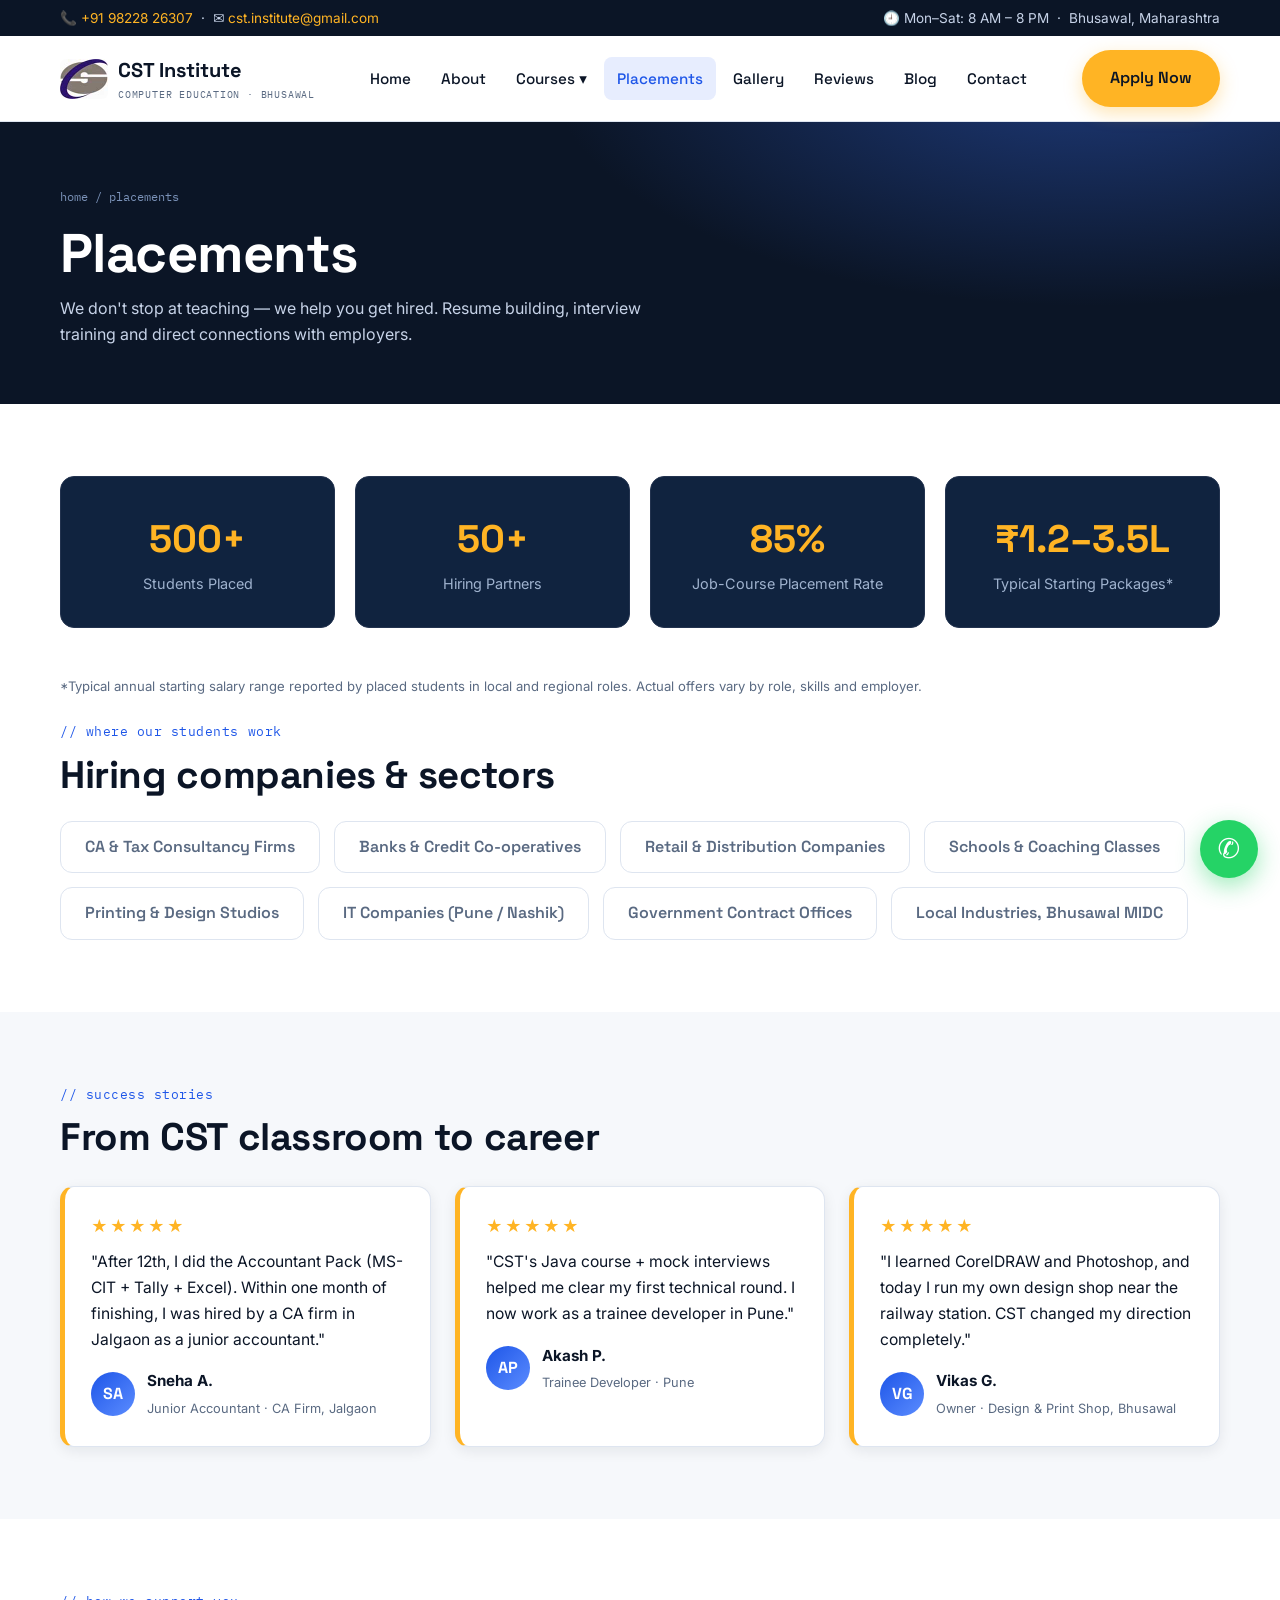
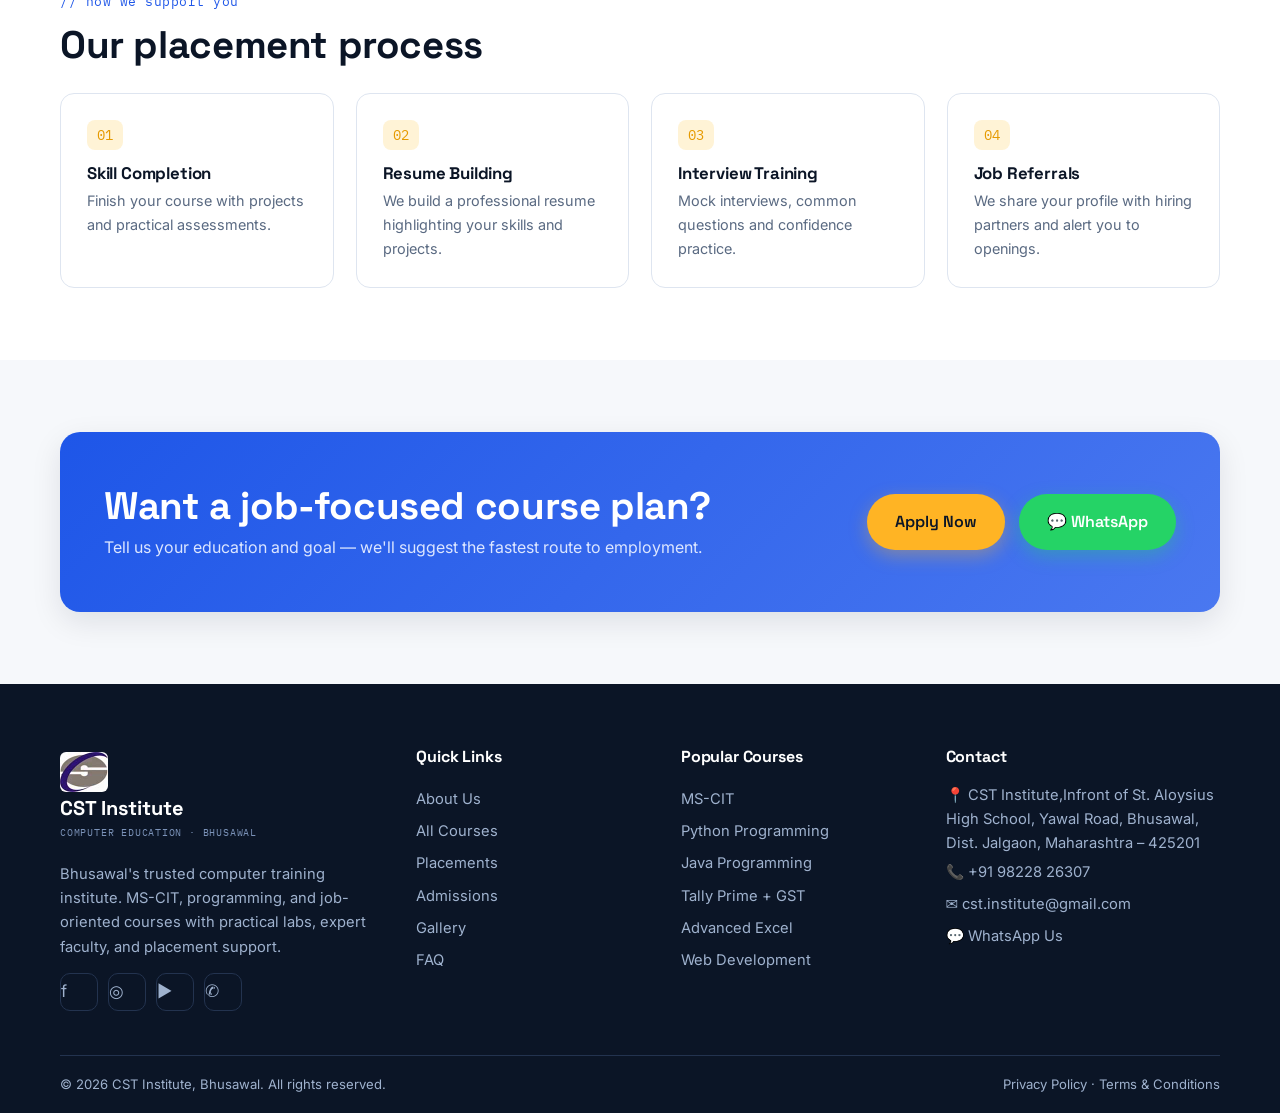
<file: placements.html>
<!DOCTYPE html>
<html lang="en">
<head>
<meta charset="UTF-8">
<meta name="viewport" content="width=device-width, initial-scale=1.0">
<title>Placements | CST Institute Bhusawal</title>
<meta name="description" content="500+ students placed. Hiring partners, success stories, typical packages and our 4-step placement support process.">
<meta property="og:title" content="Placements | CST Institute Bhusawal">
<meta property="og:description" content="500+ students placed. Hiring partners, success stories, typical packages and our 4-step placement support process.">
<meta property="og:type" content="website">
<link rel="preconnect" href="https://fonts.googleapis.com">
<link rel="preconnect" href="https://fonts.gstatic.com" crossorigin>
<link href="https://fonts.googleapis.com/css2?family=Space+Grotesk:wght@500;600;700&family=Inter:wght@400;500;600&family=IBM+Plex+Mono:wght@400;500&display=swap" rel="stylesheet">
<link rel="icon" type="image/png" href="favicon.png"> <link rel="stylesheet" href="assets/style.css">
</head>
<body data-wa="917083021167">

<div class="topbar">
  <div class="container">
    <span>📞 <a href="tel:+917083021167">+91 98228 26307</a> &nbsp;·&nbsp; ✉️ <a href="mailto:chavhan.cst@gmail.com">cst.institute@gmail.com</a></span>
    <span>🕘 Mon–Sat: 8 AM – 8 PM &nbsp;·&nbsp; Bhusawal, Maharashtra</span>
  </div>
</div>
<header class="site">
  <div class="container nav">
    <a class="logo" href="index.html"><img src="assets/cst-logo.jpg" alt="CST Institute" style="height:40px;vertical-align:middle;border-radius:6px"><span>CST Institute<small>COMPUTER EDUCATION · BHUSAWAL</small></span></a>
    <nav class="menu" id="menu">
      <a href="index.html">Home</a>
      <a href="about.html">About</a>
      <div class="dropdown">
        <button aria-expanded="false">Courses ▾</button>
        <div class="dropdown-panel">
          <a href="courses.html">All Courses</a>
          <a href="mscit.html">MS-CIT (MKCL)</a>
          <a href="programming.html">Programming Courses</a>
          <a href="job-oriented.html">Job-Oriented Courses</a>
        </div>
      </div>
      <a href="placements.html" class="active">Placements</a>
      <a href="gallery.html">Gallery</a>
      <a href="testimonials.html">Reviews</a>
      <a href="blog.html">Blog</a>
      <a href="contact.html">Contact</a>
    </nav>
    <div class="nav-cta">
      <a class="btn btn-primary" href="admissions.html">Apply Now</a>
      <button class="hamburger" aria-label="Open menu" aria-expanded="false">☰</button>
    </div>
  </div>
</header>

<div class="page-hero">
  <div class="container">
    <div class="crumbs"><a href="index.html">home</a> / placements</div>
    <h1>Placements</h1>
    <p>We don't stop at teaching — we help you get hired. Resume building, interview training and direct connections with employers.</p>
  </div>
</div>

<section class="section-white">
  <div class="container">
    <div class="stats" style="margin-bottom:48px">
      <div class="stat reveal"><strong data-count="500" data-suffix="+">0</strong><span>Students Placed</span></div>
      <div class="stat reveal"><strong data-count="50" data-suffix="+">0</strong><span>Hiring Partners</span></div>
      <div class="stat reveal"><strong data-count="85" data-suffix="%">0</strong><span>Job-Course Placement Rate</span></div>
      <div class="stat reveal"><strong>₹1.2–3.5L</strong><span>Typical Starting Packages*</span></div>
    </div>
    <p class="form-note reveal">*Typical annual starting salary range reported by placed students in local and regional roles. Actual offers vary by role, skills and employer.</p>

    <span class="eyebrow reveal" style="margin-top:24px">// where our students work</span>
    <h2 class="reveal">Hiring companies &amp; sectors</h2>
    <div class="logo-strip reveal" style="margin-top:24px;justify-content:flex-start">
      <span>CA &amp; Tax Consultancy Firms</span><span>Banks &amp; Credit Co-operatives</span><span>Retail &amp; Distribution Companies</span><span>Schools &amp; Coaching Classes</span><span>Printing &amp; Design Studios</span><span>IT Companies (Pune / Nashik)</span><span>Government Contract Offices</span><span>Local Industries, Bhusawal MIDC</span>
    </div>
  </div>
</section>

<section>
  <div class="container">
    <span class="eyebrow reveal">// success stories</span>
    <h2 class="reveal">From CST classroom to career</h2>
    <div class="grid grid-3" style="margin-top:26px">
      <div class="quote reveal"><div class="stars">★★★★★</div><p>"After 12th, I did the Accountant Pack (MS-CIT + Tally + Excel). Within one month of finishing, I was hired by a CA firm in Jalgaon as a junior accountant."</p><footer><div class="avatar">SA</div><div><strong>Sneha A.</strong><span>Junior Accountant · CA Firm, Jalgaon</span></div></footer></div>
      <div class="quote reveal"><div class="stars">★★★★★</div><p>"CST's Java course + mock interviews helped me clear my first technical round. I now work as a trainee developer in Pune."</p><footer><div class="avatar">AP</div><div><strong>Akash P.</strong><span>Trainee Developer · Pune</span></div></footer></div>
      <div class="quote reveal"><div class="stars">★★★★★</div><p>"I learned CorelDRAW and Photoshop, and today I run my own design shop near the railway station. CST changed my direction completely."</p><footer><div class="avatar">VG</div><div><strong>Vikas G.</strong><span>Owner · Design &amp; Print Shop, Bhusawal</span></div></footer></div>
    </div>
  </div>
</section>

<section class="section-white">
  <div class="container">
    <span class="eyebrow reveal">// how we support you</span>
    <h2 class="reveal">Our placement process</h2>
    <div class="steps" style="margin-top:26px">
      <div class="step reveal"><h3>Skill Completion</h3><p>Finish your course with projects and practical assessments.</p></div>
      <div class="step reveal"><h3>Resume Building</h3><p>We build a professional resume highlighting your skills and projects.</p></div>
      <div class="step reveal"><h3>Interview Training</h3><p>Mock interviews, common questions and confidence practice.</p></div>
      <div class="step reveal"><h3>Job Referrals</h3><p>We share your profile with hiring partners and alert you to openings.</p></div>
    </div>
  </div>
</section>

<section>
  <div class="container">
    <div class="cta-band reveal">
      <div><h2>Want a job-focused course plan?</h2><p>Tell us your education and goal — we'll suggest the fastest route to employment.</p></div>
      <div style="display:flex;gap:14px;flex-wrap:wrap">
        <a class="btn btn-primary" href="admissions.html">Apply Now</a>
        <a class="btn btn-wa" href="https://wa.me/917083021167?text=Hi%2C%20I%20want%20admission%20details">💬 WhatsApp</a>
      </div>
    </div>
  </div>
</section>

<footer class="site">
  <div class="container">
    <div class="footer-grid">
      <div>
        <a class="logo" href="index.html" style="color:#fff"><img src="assets/cst-logo.jpg" alt="CST Institute" style="height:40px;vertical-align:middle;border-radius:6px"><span>CST Institute<small style="color:#7B92B8">COMPUTER EDUCATION · BHUSAWAL</small></span></a>
        <p style="margin-top:16px;color:#9FB2CE">Bhusawal's trusted computer training institute. MS-CIT, programming, and job-oriented courses with practical labs, expert faculty, and placement support.</p>
        <div class="socials">
          <a href="#" aria-label="Facebook">f</a>
          <a href="#" aria-label="Instagram">◎</a>
          <a href="#" aria-label="YouTube">▶</a>
          <a href="https://wa.me/917083021167" aria-label="WhatsApp">✆</a>
        </div>
      </div>
      <div>
        <h4>Quick Links</h4>
        <a href="about.html">About Us</a>
        <a href="courses.html">All Courses</a>
        <a href="placements.html">Placements</a>
        <a href="admissions.html">Admissions</a>
        <a href="gallery.html">Gallery</a>
        <a href="faq.html">FAQ</a>
      </div>
      <div>
        <h4>Popular Courses</h4>
        <a href="mscit.html">MS-CIT</a>
        <a href="programming.html">Python Programming</a>
        <a href="programming.html">Java Programming</a>
        <a href="job-oriented.html">Tally Prime + GST</a>
        <a href="job-oriented.html">Advanced Excel</a>
        <a href="programming.html">Web Development</a>
      </div>
      <div>
        <h4>Contact</h4>
        <p style="color:#9FB2CE">📍 CST Institute,Infront of St. Aloysius High School, Yawal Road, Bhusawal, Dist. Jalgaon, Maharashtra – 425201</p>
        <a href="tel:+917083021167">📞 +91 98228 26307</a>
        <a href="mailto:chavhan.cst@gmail.com">✉️ cst.institute@gmail.com</a>
        <a href="https://wa.me/917083021167">💬 WhatsApp Us</a>
      </div>
    </div>
    <div class="footer-bottom">
      <span>© <span id="year"></span> CST Institute, Bhusawal. All rights reserved.</span>
      <span><a href="privacy.html" style="display:inline">Privacy Policy</a> · <a href="terms.html" style="display:inline">Terms &amp; Conditions</a></span>
    </div>
  </div>
</footer>
<a class="wa-float" href="https://wa.me/917083021167?text=Hi%20CST%20Institute%2C%20I%20want%20course%20details" aria-label="Chat on WhatsApp">✆</a>
<script src="assets/main.js"></script>
</body>
</html>
</file>
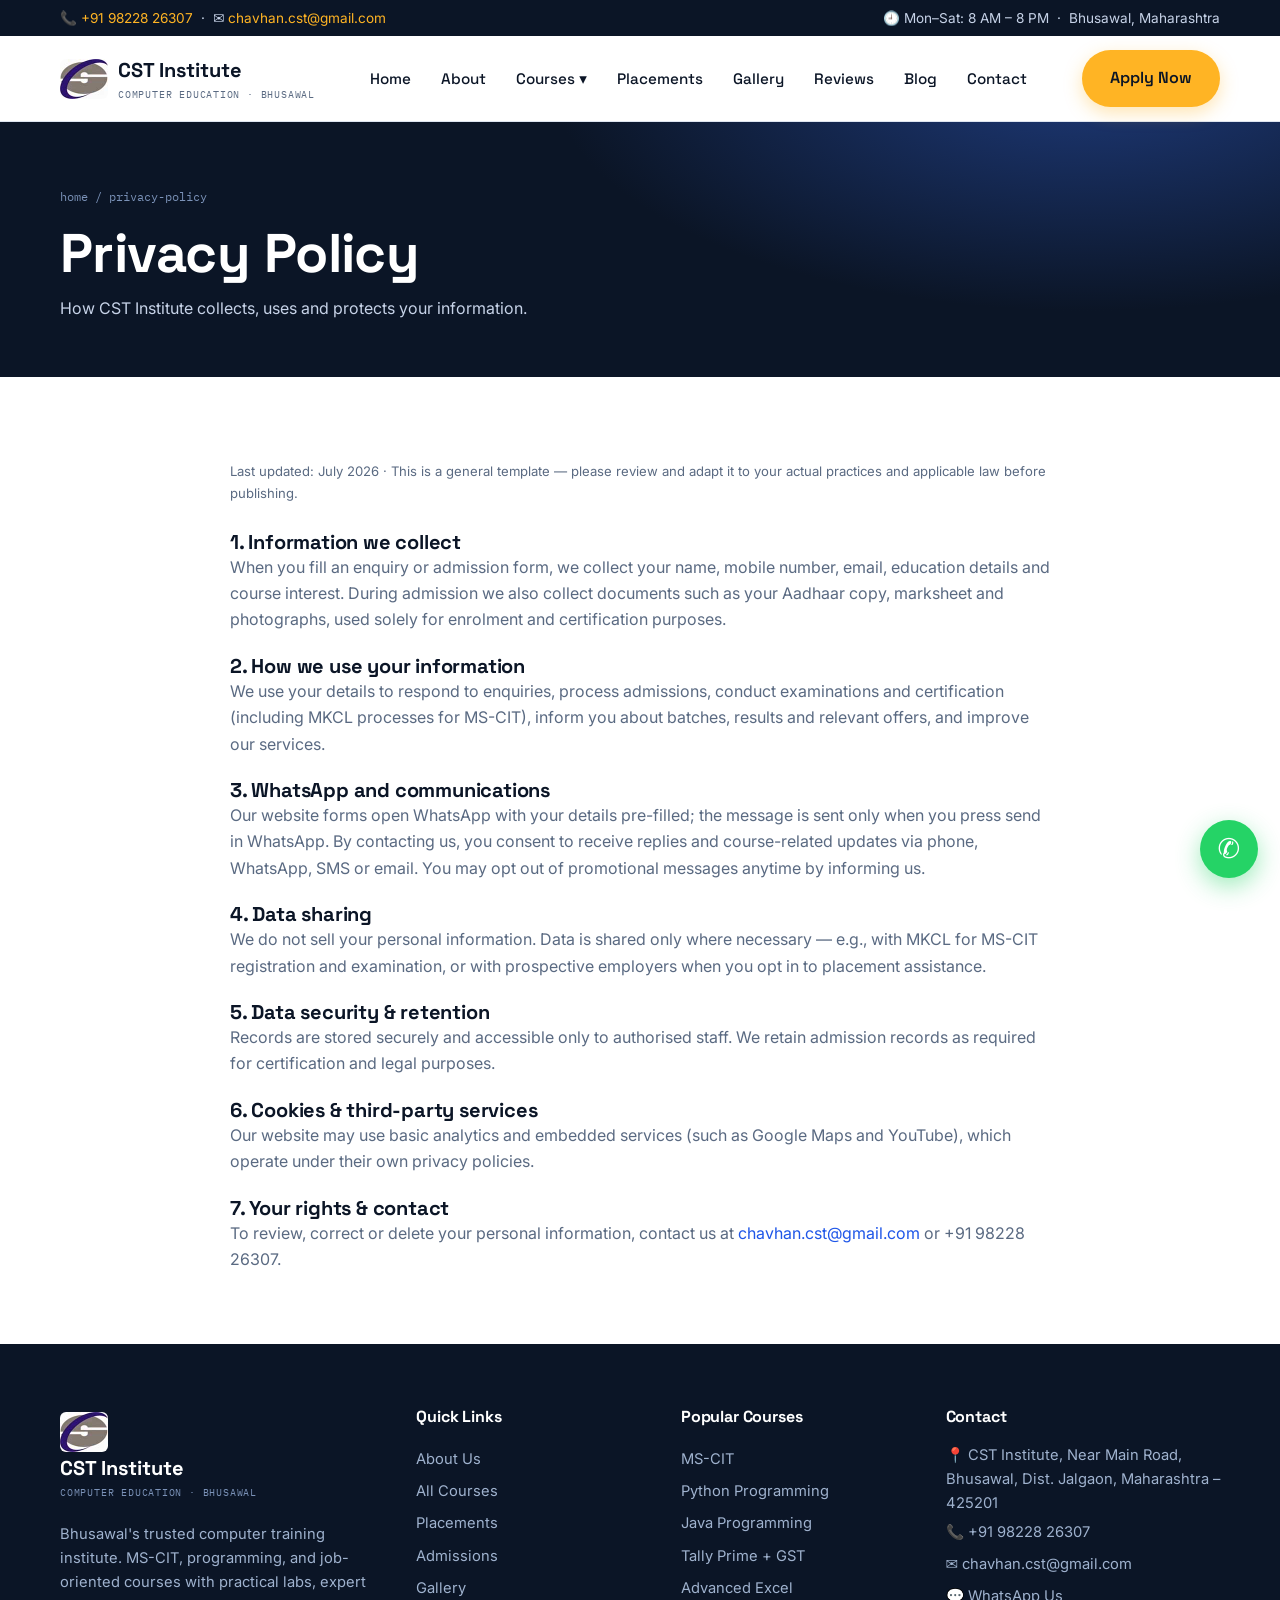
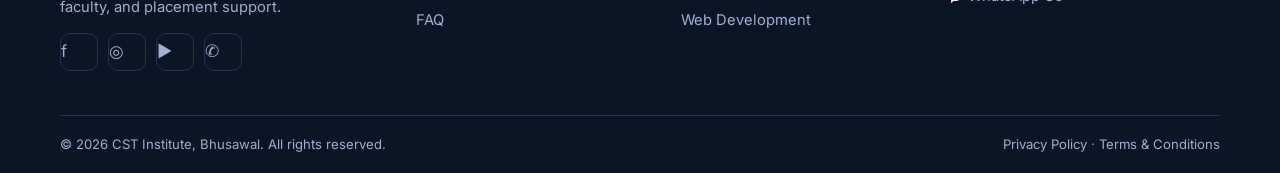
<file: privacy.html>
<!DOCTYPE html>
<html lang="en">
<head>
<meta charset="UTF-8">
<meta name="viewport" content="width=device-width, initial-scale=1.0">
<title>Privacy Policy | CST Institute Bhusawal</title>
<meta name="description" content="How CST Institute collects, uses and protects your personal information.">
<meta property="og:title" content="Privacy Policy | CST Institute Bhusawal">
<meta property="og:description" content="How CST Institute collects, uses and protects your personal information.">
<meta property="og:type" content="website">
<link rel="preconnect" href="https://fonts.googleapis.com">
<link rel="preconnect" href="https://fonts.gstatic.com" crossorigin>
<link href="https://fonts.googleapis.com/css2?family=Space+Grotesk:wght@500;600;700&family=Inter:wght@400;500;600&family=IBM+Plex+Mono:wght@400;500&display=swap" rel="stylesheet">
<link rel="icon" type="image/png" href="favicon.png"> <link rel="stylesheet" href="assets/style.css">
</head>
<body data-wa="917083021167">

<div class="topbar">
  <div class="container">
    <span>📞 <a href="tel:+917083021167">+91 98228 26307</a> &nbsp;·&nbsp; ✉️ <a href="mailto:chavhan.cst@gmail.com">chavhan.cst@gmail.com</a></span>
    <span>🕘 Mon–Sat: 8 AM – 8 PM &nbsp;·&nbsp; Bhusawal, Maharashtra</span>
  </div>
</div>
<header class="site">
  <div class="container nav">
    <a class="logo" href="index.html"><img src="assets/cst-logo.jpg" alt="CST Institute" style="height:40px;vertical-align:middle;border-radius:6px"><span>CST Institute<small>COMPUTER EDUCATION · BHUSAWAL</small></span></a>
    <nav class="menu" id="menu">
      <a href="index.html">Home</a>
      <a href="about.html">About</a>
      <div class="dropdown">
        <button aria-expanded="false">Courses ▾</button>
        <div class="dropdown-panel">
          <a href="courses.html">All Courses</a>
          <a href="mscit.html">MS-CIT (MKCL)</a>
          <a href="programming.html">Programming Courses</a>
          <a href="job-oriented.html">Job-Oriented Courses</a>
        </div>
      </div>
      <a href="placements.html">Placements</a>
      <a href="gallery.html">Gallery</a>
      <a href="testimonials.html">Reviews</a>
      <a href="blog.html">Blog</a>
      <a href="contact.html">Contact</a>
    </nav>
    <div class="nav-cta">
      <a class="btn btn-primary" href="admissions.html">Apply Now</a>
      <button class="hamburger" aria-label="Open menu" aria-expanded="false">☰</button>
    </div>
  </div>
</header>

<div class="page-hero">
  <div class="container">
    <div class="crumbs"><a href="index.html">home</a> / privacy-policy</div>
    <h1>Privacy Policy</h1>
    <p>How CST Institute collects, uses and protects your information.</p>
  </div>
</div>

<section class="section-white">
  <div class="container" style="max-width:820px">
    <p class="form-note">Last updated: July 2026 · This is a general template — please review and adapt it to your actual practices and applicable law before publishing.</p>
    <h3 style="margin-top:26px">1. Information we collect</h3>
    <p>When you fill an enquiry or admission form, we collect your name, mobile number, email, education details and course interest. During admission we also collect documents such as your Aadhaar copy, marksheet and photographs, used solely for enrolment and certification purposes.</p>
    <h3 style="margin-top:22px">2. How we use your information</h3>
    <p>We use your details to respond to enquiries, process admissions, conduct examinations and certification (including MKCL processes for MS-CIT), inform you about batches, results and relevant offers, and improve our services.</p>
    <h3 style="margin-top:22px">3. WhatsApp and communications</h3>
    <p>Our website forms open WhatsApp with your details pre-filled; the message is sent only when you press send in WhatsApp. By contacting us, you consent to receive replies and course-related updates via phone, WhatsApp, SMS or email. You may opt out of promotional messages anytime by informing us.</p>
    <h3 style="margin-top:22px">4. Data sharing</h3>
    <p>We do not sell your personal information. Data is shared only where necessary — e.g., with MKCL for MS-CIT registration and examination, or with prospective employers when you opt in to placement assistance.</p>
    <h3 style="margin-top:22px">5. Data security &amp; retention</h3>
    <p>Records are stored securely and accessible only to authorised staff. We retain admission records as required for certification and legal purposes.</p>
    <h3 style="margin-top:22px">6. Cookies &amp; third-party services</h3>
    <p>Our website may use basic analytics and embedded services (such as Google Maps and YouTube), which operate under their own privacy policies.</p>
    <h3 style="margin-top:22px">7. Your rights &amp; contact</h3>
    <p>To review, correct or delete your personal information, contact us at <a href="mailto:chavhan.cst@gmail.com">chavhan.cst@gmail.com</a> or +91 98228 26307.</p>
  </div>
</section>

<footer class="site">
  <div class="container">
    <div class="footer-grid">
      <div>
        <a class="logo" href="index.html" style="color:#fff"><img src="assets/cst-logo.jpg" alt="CST Institute" style="height:40px;vertical-align:middle;border-radius:6px"><span>CST Institute<small style="color:#7B92B8">COMPUTER EDUCATION · BHUSAWAL</small></span></a>
        <p style="margin-top:16px;color:#9FB2CE">Bhusawal's trusted computer training institute. MS-CIT, programming, and job-oriented courses with practical labs, expert faculty, and placement support.</p>
        <div class="socials">
          <a href="#" aria-label="Facebook">f</a>
          <a href="#" aria-label="Instagram">◎</a>
          <a href="#" aria-label="YouTube">▶</a>
          <a href="https://wa.me/917083021167" aria-label="WhatsApp">✆</a>
        </div>
      </div>
      <div>
        <h4>Quick Links</h4>
        <a href="about.html">About Us</a>
        <a href="courses.html">All Courses</a>
        <a href="placements.html">Placements</a>
        <a href="admissions.html">Admissions</a>
        <a href="gallery.html">Gallery</a>
        <a href="faq.html">FAQ</a>
      </div>
      <div>
        <h4>Popular Courses</h4>
        <a href="mscit.html">MS-CIT</a>
        <a href="programming.html">Python Programming</a>
        <a href="programming.html">Java Programming</a>
        <a href="job-oriented.html">Tally Prime + GST</a>
        <a href="job-oriented.html">Advanced Excel</a>
        <a href="programming.html">Web Development</a>
      </div>
      <div>
        <h4>Contact</h4>
        <p style="color:#9FB2CE">📍 CST Institute, Near Main Road, Bhusawal, Dist. Jalgaon, Maharashtra – 425201</p>
        <a href="tel:+917083021167">📞 +91 98228 26307</a>
        <a href="mailto:chavhan.cst@gmail.com">✉️ chavhan.cst@gmail.com</a>
        <a href="https://wa.me/917083021167">💬 WhatsApp Us</a>
      </div>
    </div>
    <div class="footer-bottom">
      <span>© <span id="year"></span> CST Institute, Bhusawal. All rights reserved.</span>
      <span><a href="privacy.html" style="display:inline">Privacy Policy</a> · <a href="terms.html" style="display:inline">Terms &amp; Conditions</a></span>
    </div>
  </div>
</footer>
<a class="wa-float" href="https://wa.me/917083021167?text=Hi%20CST%20Institute%2C%20I%20want%20course%20details" aria-label="Chat on WhatsApp">✆</a>
<script src="assets/main.js"></script>
</body>
</html>
</file>
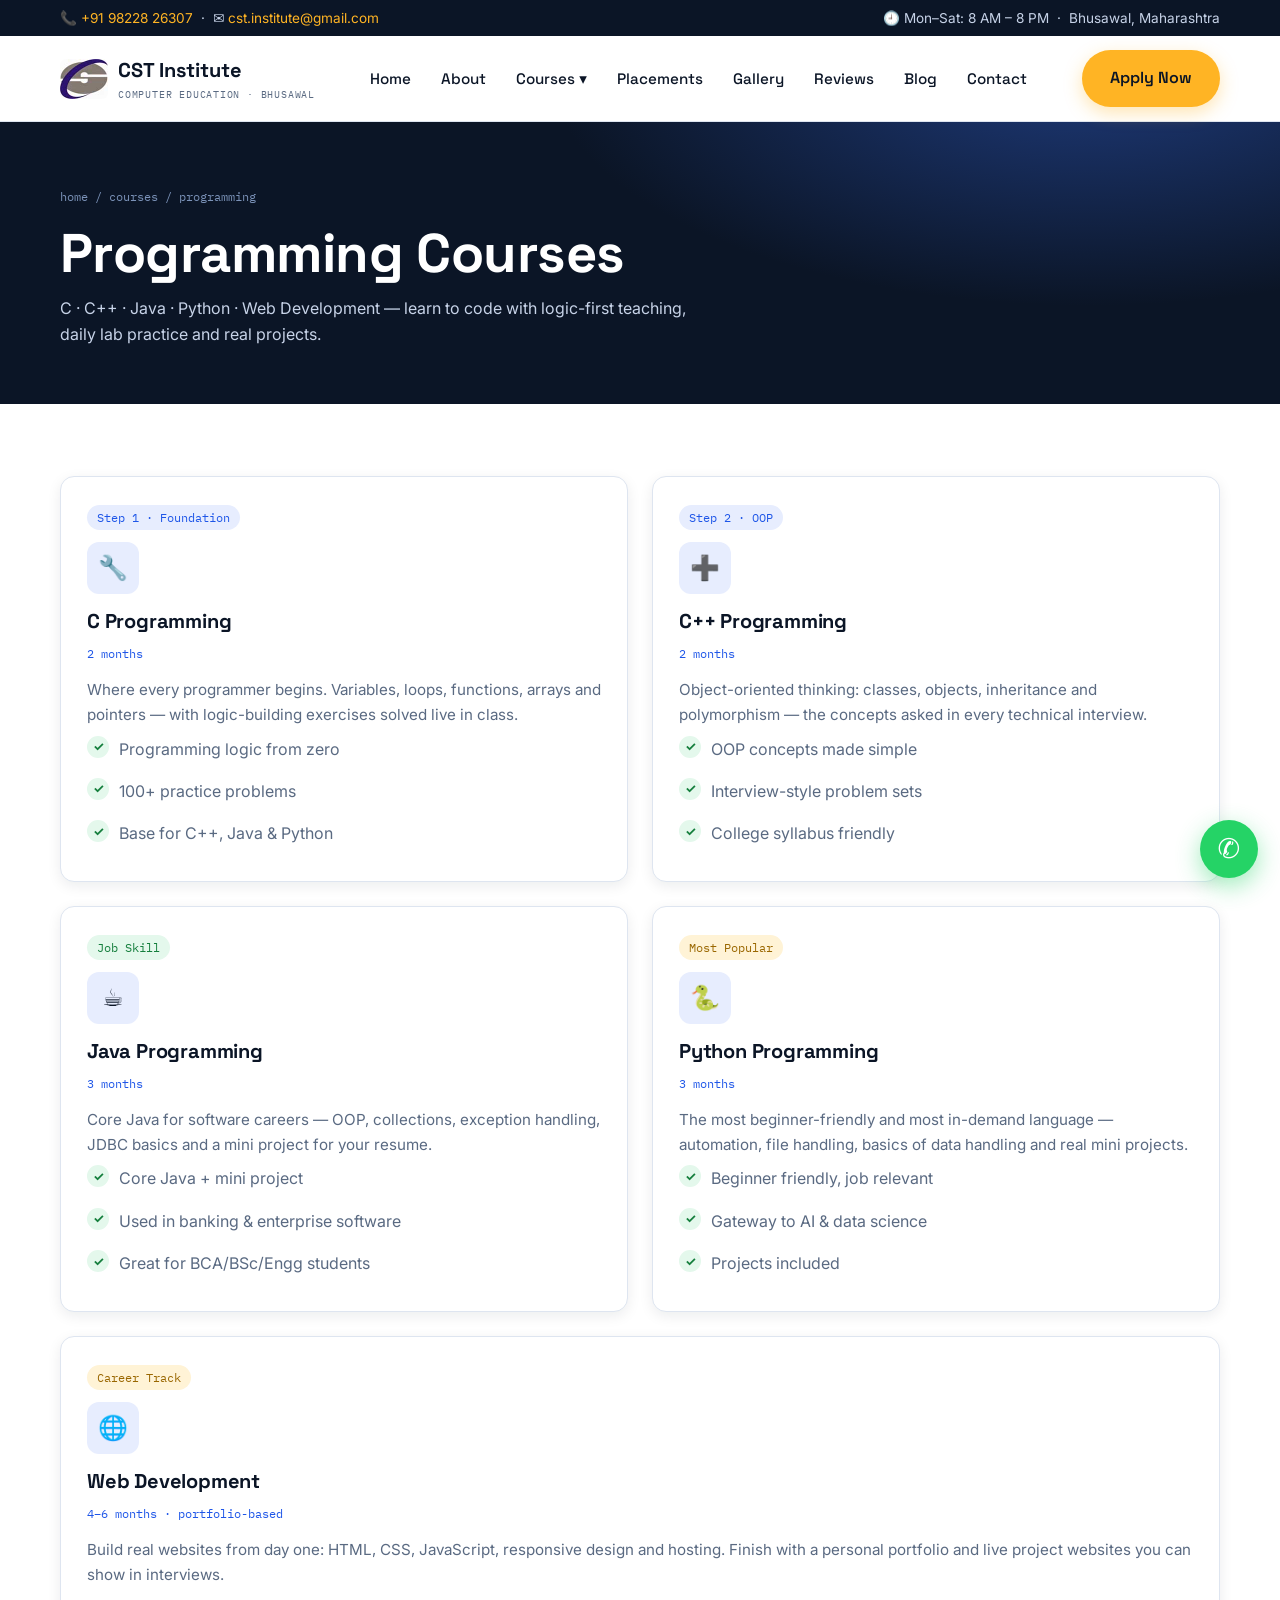
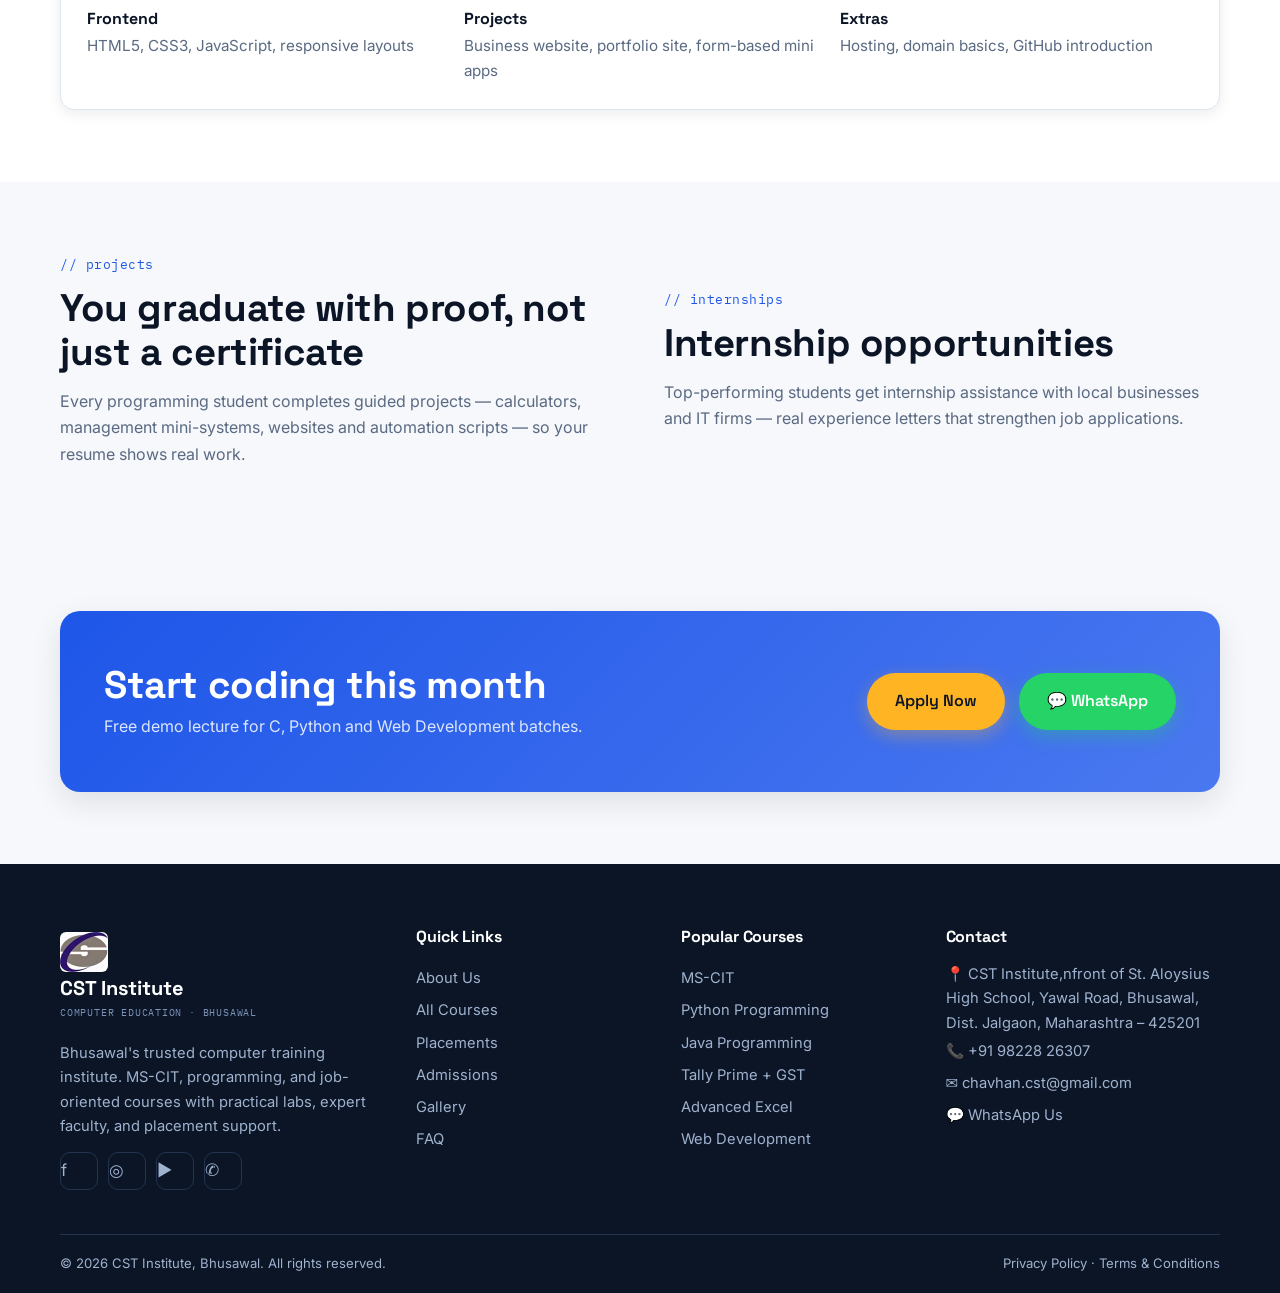
<file: programming.html>
<!DOCTYPE html>
<html lang="en">
<head>
<meta charset="UTF-8">
<meta name="viewport" content="width=device-width, initial-scale=1.0">
<title>Programming Courses in Bhusawal | C, C++, Java, Python, Web Dev</title>
<meta name="description" content="Learn programming in Bhusawal: C, C++, Java, Python and Web Development with projects and internship opportunities at CST Institute.">
<meta property="og:title" content="Programming Courses in Bhusawal | C, C++, Java, Python, Web Dev">
<meta property="og:description" content="Learn programming in Bhusawal: C, C++, Java, Python and Web Development with projects and internship opportunities at CST Institute.">
<meta property="og:type" content="website">
<link rel="preconnect" href="https://fonts.googleapis.com">
<link rel="preconnect" href="https://fonts.gstatic.com" crossorigin>
<link href="https://fonts.googleapis.com/css2?family=Space+Grotesk:wght@500;600;700&family=Inter:wght@400;500;600&family=IBM+Plex+Mono:wght@400;500&display=swap" rel="stylesheet">
<link rel="icon" type="image/png" href="favicon.png"> <link rel="stylesheet" href="assets/style.css">
</head>
<body data-wa="917083021167">

<div class="topbar">
  <div class="container">
    <span>📞 <a href="tel:+917083021167">+91 98228 26307</a> &nbsp;·&nbsp; ✉️ <a href="mailto:chavhan.cst@gmail.com">cst.institute@gmail.com</a></span>
    <span>🕘 Mon–Sat: 8 AM – 8 PM &nbsp;·&nbsp; Bhusawal, Maharashtra</span>
  </div>
</div>
<header class="site">
  <div class="container nav">
    <a class="logo" href="index.html"><img src="assets/cst-logo.jpg" alt="CST Institute" style="height:40px;vertical-align:middle;border-radius:6px"><span>CST Institute<small>COMPUTER EDUCATION · BHUSAWAL</small></span></a>
    <nav class="menu" id="menu">
      <a href="index.html">Home</a>
      <a href="about.html">About</a>
      <div class="dropdown">
        <button aria-expanded="false">Courses ▾</button>
        <div class="dropdown-panel">
          <a href="courses.html">All Courses</a>
          <a href="mscit.html">MS-CIT (MKCL)</a>
          <a href="programming.html">Programming Courses</a>
          <a href="job-oriented.html">Job-Oriented Courses</a>
        </div>
      </div>
      <a href="placements.html">Placements</a>
      <a href="gallery.html">Gallery</a>
      <a href="testimonials.html">Reviews</a>
      <a href="blog.html">Blog</a>
      <a href="contact.html">Contact</a>
    </nav>
    <div class="nav-cta">
      <a class="btn btn-primary" href="admissions.html">Apply Now</a>
      <button class="hamburger" aria-label="Open menu" aria-expanded="false">☰</button>
    </div>
  </div>
</header>

<div class="page-hero">
  <div class="container">
    <div class="crumbs"><a href="index.html">home</a> / courses / programming</div>
    <h1>Programming Courses</h1>
    <p>C · C++ · Java · Python · Web Development — learn to code with logic-first teaching, daily lab practice and real projects.</p>
  </div>
</div>

<section class="section-white">
  <div class="container">
    <div class="grid grid-2">
      <div class="card reveal"><span class="tag">Step 1 · Foundation</span><div class="icon">🔧</div><h3>C Programming</h3><span class="meta">2 months</span><p>Where every programmer begins. Variables, loops, functions, arrays and pointers — with logic-building exercises solved live in class.</p><ul class="checklist"><li>Programming logic from zero</li><li>100+ practice problems</li><li>Base for C++, Java &amp; Python</li></ul></div>
      <div class="card reveal"><span class="tag">Step 2 · OOP</span><div class="icon">➕</div><h3>C++ Programming</h3><span class="meta">2 months</span><p>Object-oriented thinking: classes, objects, inheritance and polymorphism — the concepts asked in every technical interview.</p><ul class="checklist"><li>OOP concepts made simple</li><li>Interview-style problem sets</li><li>College syllabus friendly</li></ul></div>
      <div class="card reveal"><span class="tag green">Job Skill</span><div class="icon">☕</div><h3>Java Programming</h3><span class="meta">3 months</span><p>Core Java for software careers — OOP, collections, exception handling, JDBC basics and a mini project for your resume.</p><ul class="checklist"><li>Core Java + mini project</li><li>Used in banking &amp; enterprise software</li><li>Great for BCA/BSc/Engg students</li></ul></div>
      <div class="card reveal"><span class="tag gold">Most Popular</span><div class="icon">🐍</div><h3>Python Programming</h3><span class="meta">3 months</span><p>The most beginner-friendly and most in-demand language — automation, file handling, basics of data handling and real mini projects.</p><ul class="checklist"><li>Beginner friendly, job relevant</li><li>Gateway to AI &amp; data science</li><li>Projects included</li></ul></div>
    </div>

    <div class="card reveal" style="margin-top:24px">
      <span class="tag gold">Career Track</span><div class="icon">🌐</div>
      <h3>Web Development</h3><span class="meta">4–6 months · portfolio-based</span>
      <p>Build real websites from day one: HTML, CSS, JavaScript, responsive design and hosting. Finish with a personal portfolio and live project websites you can show in interviews.</p>
      <div class="grid grid-3" style="margin-top:18px">
        <div><strong style="font-family:var(--font-display)">Frontend</strong><p>HTML5, CSS3, JavaScript, responsive layouts</p></div>
        <div><strong style="font-family:var(--font-display)">Projects</strong><p>Business website, portfolio site, form-based mini apps</p></div>
        <div><strong style="font-family:var(--font-display)">Extras</strong><p>Hosting, domain basics, GitHub introduction</p></div>
      </div>
    </div>
  </div>
</section>

<section>
  <div class="container split">
    <div class="reveal">
      <span class="eyebrow">// projects</span>
      <h2>You graduate with proof, not just a certificate</h2>
      <p>Every programming student completes guided projects — calculators, management mini-systems, websites and automation scripts — so your resume shows real work.</p>
    </div>
    <div class="reveal">
      <span class="eyebrow">// internships</span>
      <h2>Internship opportunities</h2>
      <p>Top-performing students get internship assistance with local businesses and IT firms — real experience letters that strengthen job applications.</p>
    </div>
  </div>
</section>

<section>
  <div class="container">
    <div class="cta-band reveal">
      <div><h2>Start coding this month</h2><p>Free demo lecture for C, Python and Web Development batches.</p></div>
      <div style="display:flex;gap:14px;flex-wrap:wrap">
        <a class="btn btn-primary" href="admissions.html">Apply Now</a>
        <a class="btn btn-wa" href="https://wa.me/917083021167?text=Hi%2C%20I%20want%20admission%20details">💬 WhatsApp</a>
      </div>
    </div>
  </div>
</section>

<footer class="site">
  <div class="container">
    <div class="footer-grid">
      <div>
        <a class="logo" href="index.html" style="color:#fff"><img src="assets/cst-logo.jpg" alt="CST Institute" style="height:40px;vertical-align:middle;border-radius:6px"><span>CST Institute<small style="color:#7B92B8">COMPUTER EDUCATION · BHUSAWAL</small></span></a>
        <p style="margin-top:16px;color:#9FB2CE">Bhusawal's trusted computer training institute. MS-CIT, programming, and job-oriented courses with practical labs, expert faculty, and placement support.</p>
        <div class="socials">
          <a href="#" aria-label="Facebook">f</a>
          <a href="#" aria-label="Instagram">◎</a>
          <a href="#" aria-label="YouTube">▶</a>
          <a href="https://wa.me/917083021167" aria-label="WhatsApp">✆</a>
        </div>
      </div>
      <div>
        <h4>Quick Links</h4>
        <a href="about.html">About Us</a>
        <a href="courses.html">All Courses</a>
        <a href="placements.html">Placements</a>
        <a href="admissions.html">Admissions</a>
        <a href="gallery.html">Gallery</a>
        <a href="faq.html">FAQ</a>
      </div>
      <div>
        <h4>Popular Courses</h4>
        <a href="mscit.html">MS-CIT</a>
        <a href="programming.html">Python Programming</a>
        <a href="programming.html">Java Programming</a>
        <a href="job-oriented.html">Tally Prime + GST</a>
        <a href="job-oriented.html">Advanced Excel</a>
        <a href="programming.html">Web Development</a>
      </div>
      <div>
        <h4>Contact</h4>
        <p style="color:#9FB2CE">📍 CST Institute,nfront of St. Aloysius High School, Yawal Road, Bhusawal, Dist. Jalgaon, Maharashtra – 425201</p>
        <a href="tel:+917083021167">📞 +91 98228 26307</a>
        <a href="mailto:chavhan.cst@gmail.com">✉️ chavhan.cst@gmail.com</a>
        <a href="https://wa.me/917083021167">💬 WhatsApp Us</a>
      </div>
    </div>
    <div class="footer-bottom">
      <span>© <span id="year"></span> CST Institute, Bhusawal. All rights reserved.</span>
      <span><a href="privacy.html" style="display:inline">Privacy Policy</a> · <a href="terms.html" style="display:inline">Terms &amp; Conditions</a></span>
    </div>
  </div>
</footer>
<a class="wa-float" href="https://wa.me/917083021167?text=Hi%20CST%20Institute%2C%20I%20want%20course%20details" aria-label="Chat on WhatsApp">✆</a>
<script src="assets/main.js"></script>
</body>
</html>
</file>
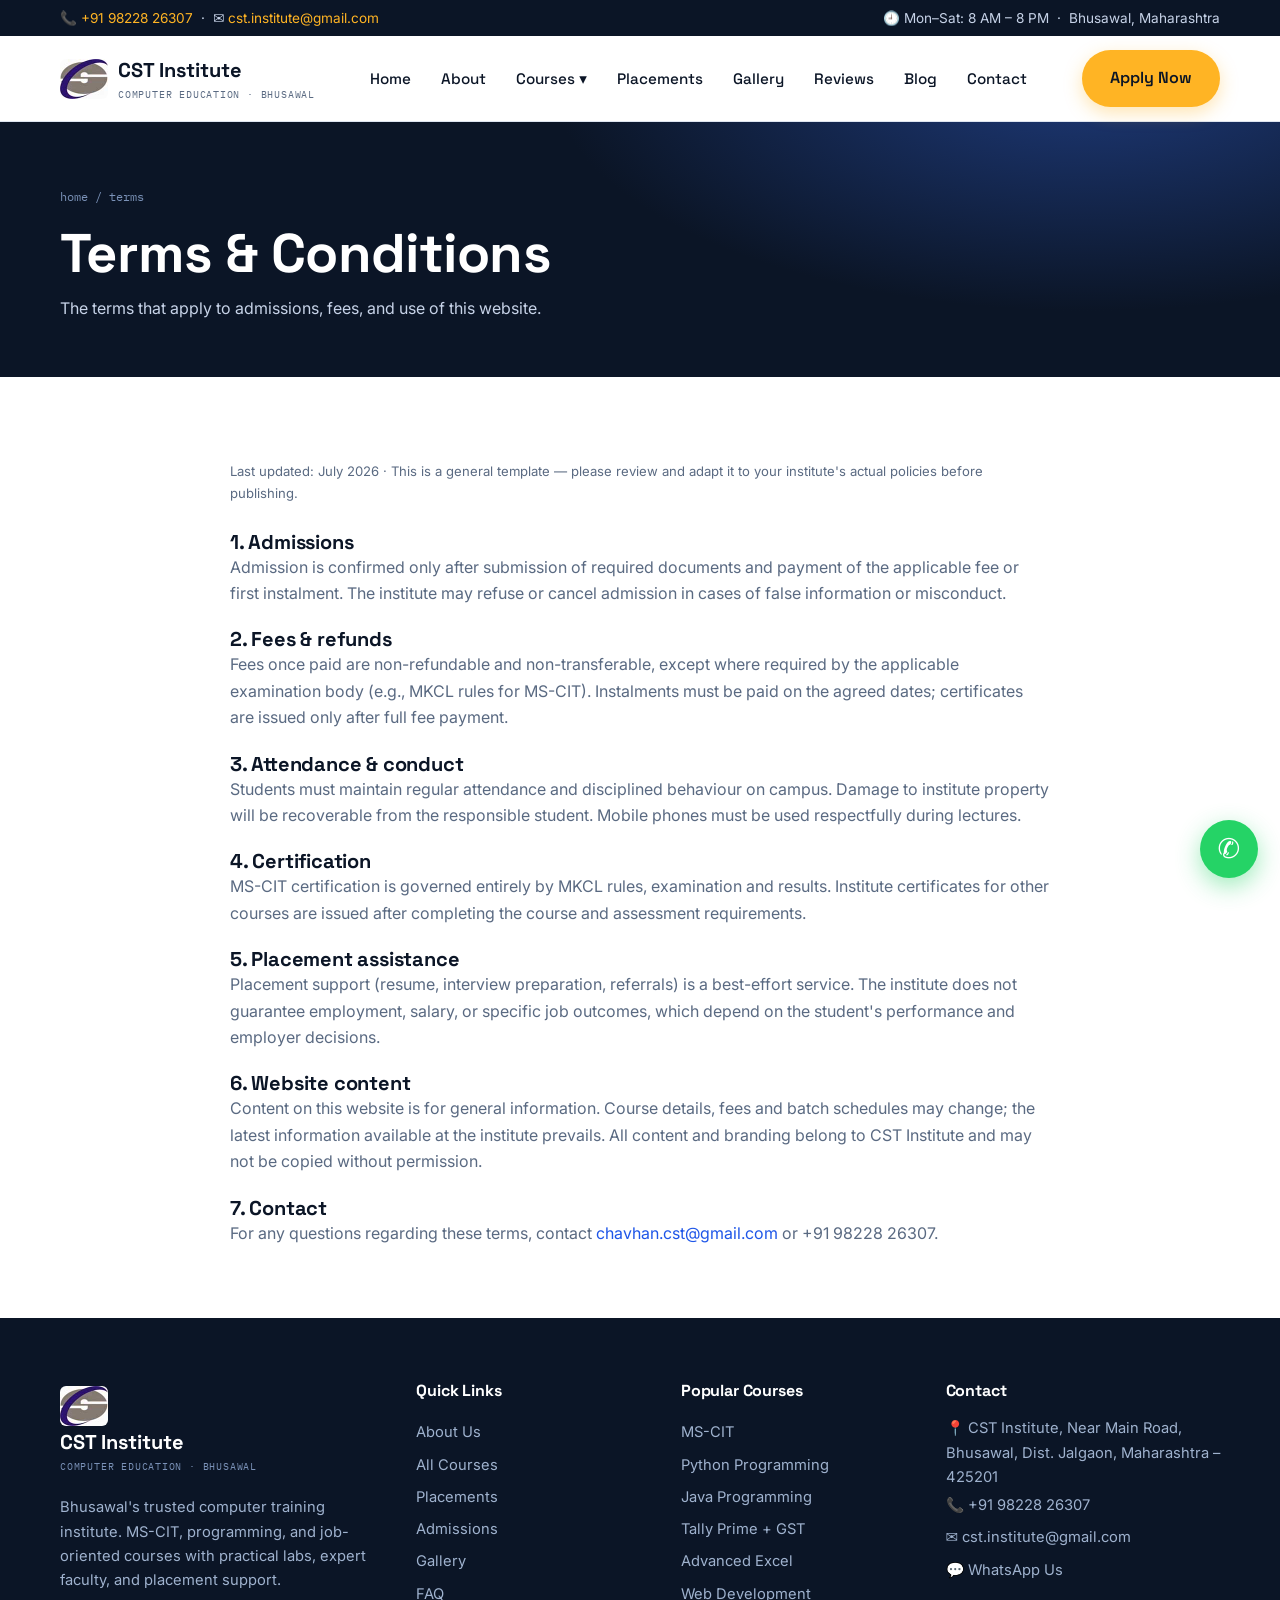
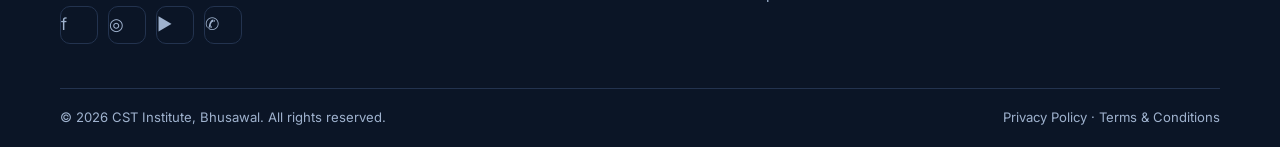
<file: terms.html>
<!DOCTYPE html>
<html lang="en">
<head>
<meta charset="UTF-8">
<meta name="viewport" content="width=device-width, initial-scale=1.0">
<title>Terms & Conditions | CST Institute Bhusawal</title>
<meta name="description" content="Terms for admissions, fees, certification, placement assistance and website use.">
<meta property="og:title" content="Terms & Conditions | CST Institute Bhusawal">
<meta property="og:description" content="Terms for admissions, fees, certification, placement assistance and website use.">
<meta property="og:type" content="website">
<link rel="preconnect" href="https://fonts.googleapis.com">
<link rel="preconnect" href="https://fonts.gstatic.com" crossorigin>
<link href="https://fonts.googleapis.com/css2?family=Space+Grotesk:wght@500;600;700&family=Inter:wght@400;500;600&family=IBM+Plex+Mono:wght@400;500&display=swap" rel="stylesheet">
<link rel="icon" type="image/png" href="favicon.png"> <link rel="stylesheet" href="assets/style.css">
</head>
<body data-wa="917083021167">

<div class="topbar">
  <div class="container">
    <span>📞 <a href="tel:+917083021167">+91 98228 26307</a> &nbsp;·&nbsp; ✉️ <a href="mailto:chavhan.cst@gmail.com">cst.institute@gmail.com</a></span>
    <span>🕘 Mon–Sat: 8 AM – 8 PM &nbsp;·&nbsp; Bhusawal, Maharashtra</span>
  </div>
</div>
<header class="site">
  <div class="container nav">
    <a class="logo" href="index.html"><img src="assets/cst-logo.jpg" alt="CST Institute" style="height:40px;vertical-align:middle;border-radius:6px"><span>CST Institute<small>COMPUTER EDUCATION · BHUSAWAL</small></span></a>
    <nav class="menu" id="menu">
      <a href="index.html">Home</a>
      <a href="about.html">About</a>
      <div class="dropdown">
        <button aria-expanded="false">Courses ▾</button>
        <div class="dropdown-panel">
          <a href="courses.html">All Courses</a>
          <a href="mscit.html">MS-CIT (MKCL)</a>
          <a href="programming.html">Programming Courses</a>
          <a href="job-oriented.html">Job-Oriented Courses</a>
        </div>
      </div>
      <a href="placements.html">Placements</a>
      <a href="gallery.html">Gallery</a>
      <a href="testimonials.html">Reviews</a>
      <a href="blog.html">Blog</a>
      <a href="contact.html">Contact</a>
    </nav>
    <div class="nav-cta">
      <a class="btn btn-primary" href="admissions.html">Apply Now</a>
      <button class="hamburger" aria-label="Open menu" aria-expanded="false">☰</button>
    </div>
  </div>
</header>

<div class="page-hero">
  <div class="container">
    <div class="crumbs"><a href="index.html">home</a> / terms</div>
    <h1>Terms & Conditions</h1>
    <p>The terms that apply to admissions, fees, and use of this website.</p>
  </div>
</div>

<section class="section-white">
  <div class="container" style="max-width:820px">
    <p class="form-note">Last updated: July 2026 · This is a general template — please review and adapt it to your institute's actual policies before publishing.</p>
    <h3 style="margin-top:26px">1. Admissions</h3>
    <p>Admission is confirmed only after submission of required documents and payment of the applicable fee or first instalment. The institute may refuse or cancel admission in cases of false information or misconduct.</p>
    <h3 style="margin-top:22px">2. Fees &amp; refunds</h3>
    <p>Fees once paid are non-refundable and non-transferable, except where required by the applicable examination body (e.g., MKCL rules for MS-CIT). Instalments must be paid on the agreed dates; certificates are issued only after full fee payment.</p>
    <h3 style="margin-top:22px">3. Attendance &amp; conduct</h3>
    <p>Students must maintain regular attendance and disciplined behaviour on campus. Damage to institute property will be recoverable from the responsible student. Mobile phones must be used respectfully during lectures.</p>
    <h3 style="margin-top:22px">4. Certification</h3>
    <p>MS-CIT certification is governed entirely by MKCL rules, examination and results. Institute certificates for other courses are issued after completing the course and assessment requirements.</p>
    <h3 style="margin-top:22px">5. Placement assistance</h3>
    <p>Placement support (resume, interview preparation, referrals) is a best-effort service. The institute does not guarantee employment, salary, or specific job outcomes, which depend on the student's performance and employer decisions.</p>
    <h3 style="margin-top:22px">6. Website content</h3>
    <p>Content on this website is for general information. Course details, fees and batch schedules may change; the latest information available at the institute prevails. All content and branding belong to CST Institute and may not be copied without permission.</p>
    <h3 style="margin-top:22px">7. Contact</h3>
    <p>For any questions regarding these terms, contact <a href="mailto:chavhan.cst@gmail.com">chavhan.cst@gmail.com</a> or +91 98228 26307.</p>
  </div>
</section>

<footer class="site">
  <div class="container">
    <div class="footer-grid">
      <div>
        <a class="logo" href="index.html" style="color:#fff"><img src="assets/cst-logo.jpg" alt="CST Institute" style="height:40px;vertical-align:middle;border-radius:6px"><span>CST Institute<small style="color:#7B92B8">COMPUTER EDUCATION · BHUSAWAL</small></span></a>
        <p style="margin-top:16px;color:#9FB2CE">Bhusawal's trusted computer training institute. MS-CIT, programming, and job-oriented courses with practical labs, expert faculty, and placement support.</p>
        <div class="socials">
          <a href="#" aria-label="Facebook">f</a>
          <a href="#" aria-label="Instagram">◎</a>
          <a href="#" aria-label="YouTube">▶</a>
          <a href="https://wa.me/917083021167" aria-label="WhatsApp">✆</a>
        </div>
      </div>
      <div>
        <h4>Quick Links</h4>
        <a href="about.html">About Us</a>
        <a href="courses.html">All Courses</a>
        <a href="placements.html">Placements</a>
        <a href="admissions.html">Admissions</a>
        <a href="gallery.html">Gallery</a>
        <a href="faq.html">FAQ</a>
      </div>
      <div>
        <h4>Popular Courses</h4>
        <a href="mscit.html">MS-CIT</a>
        <a href="programming.html">Python Programming</a>
        <a href="programming.html">Java Programming</a>
        <a href="job-oriented.html">Tally Prime + GST</a>
        <a href="job-oriented.html">Advanced Excel</a>
        <a href="programming.html">Web Development</a>
      </div>
      <div>
        <h4>Contact</h4>
        <p style="color:#9FB2CE">📍 CST Institute, Near Main Road, Bhusawal, Dist. Jalgaon, Maharashtra – 425201</p>
        <a href="tel:+917083021167">📞 +91 98228 26307</a>
        <a href="mailto:chavhan.cst@gmail.com">✉️ cst.institute@gmail.com</a>
        <a href="https://wa.me/917083021167">💬 WhatsApp Us</a>
      </div>
    </div>
    <div class="footer-bottom">
      <span>© <span id="year"></span> CST Institute, Bhusawal. All rights reserved.</span>
      <span><a href="privacy.html" style="display:inline">Privacy Policy</a> · <a href="terms.html" style="display:inline">Terms &amp; Conditions</a></span>
    </div>
  </div>
</footer>
<a class="wa-float" href="https://wa.me/917083021167?text=Hi%20CST%20Institute%2C%20I%20want%20course%20details" aria-label="Chat on WhatsApp">✆</a>
<script src="assets/main.js"></script>
</body>
</html>
</file>
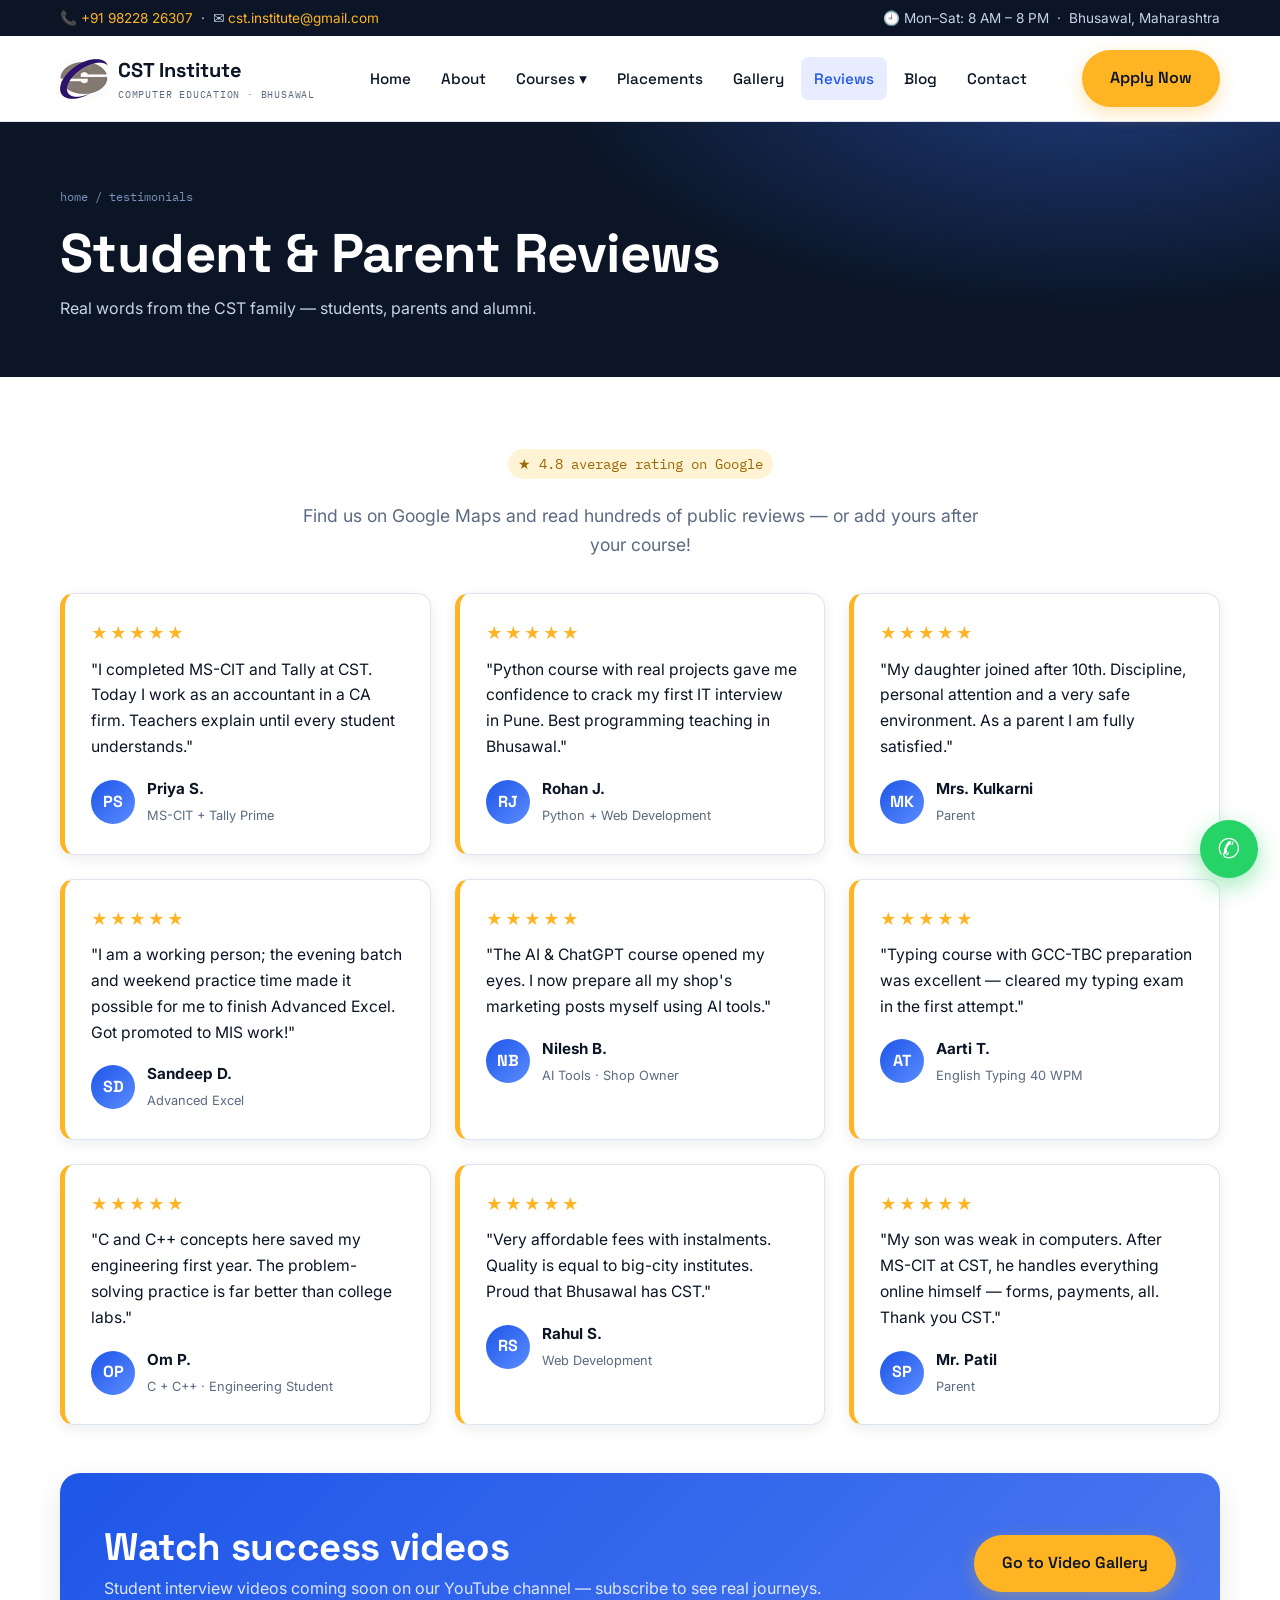
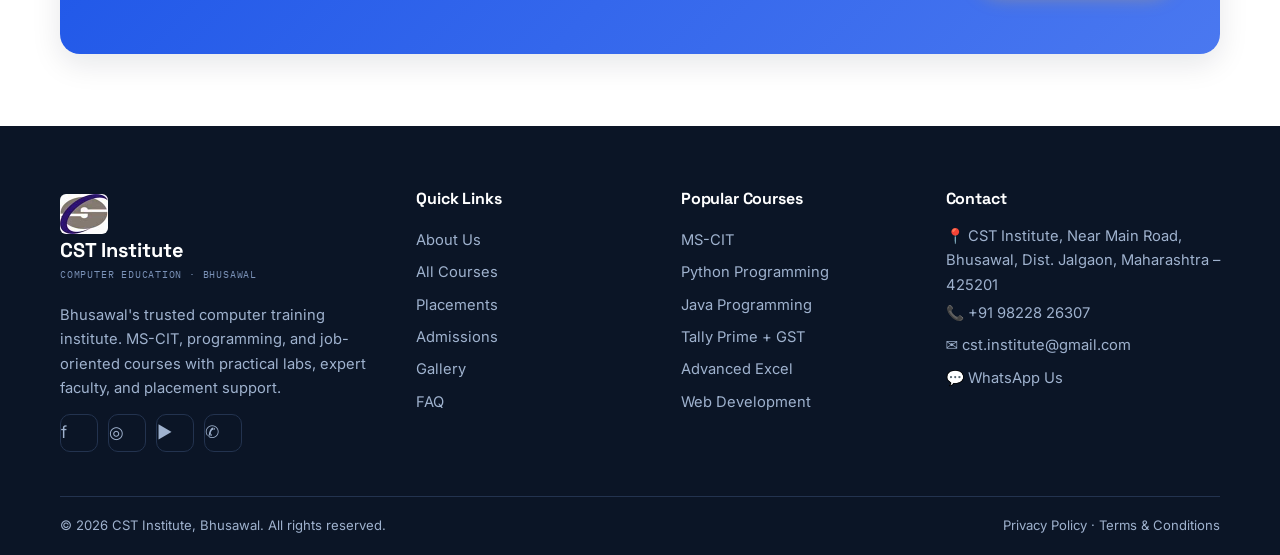
<file: testimonials.html>
<!DOCTYPE html>
<html lang="en">
<head>
<meta charset="UTF-8">
<meta name="viewport" content="width=device-width, initial-scale=1.0">
<title>Student & Parent Reviews | CST Institute Bhusawal</title>
<meta name="description" content="Real reviews from students and parents. 4.8★ Google rating. Read success stories from MS-CIT, Python, Tally and more.">
<meta property="og:title" content="Student & Parent Reviews | CST Institute Bhusawal">
<meta property="og:description" content="Real reviews from students and parents. 4.8★ Google rating. Read success stories from MS-CIT, Python, Tally and more.">
<meta property="og:type" content="website">
<link rel="preconnect" href="https://fonts.googleapis.com">
<link rel="preconnect" href="https://fonts.gstatic.com" crossorigin>
<link href="https://fonts.googleapis.com/css2?family=Space+Grotesk:wght@500;600;700&family=Inter:wght@400;500;600&family=IBM+Plex+Mono:wght@400;500&display=swap" rel="stylesheet">
<link rel="icon" type="image/png" href="favicon.png"> <link rel="stylesheet" href="assets/style.css">
</head>
<body data-wa="917083021167">

<div class="topbar">
  <div class="container">
    <span>📞 <a href="tel:+917083021167">+91 98228 26307</a> &nbsp;·&nbsp; ✉️ <a href="mailto:chavhan.cst@gmail.com">cst.institute@gmail.com</a></span>
    <span>🕘 Mon–Sat: 8 AM – 8 PM &nbsp;·&nbsp; Bhusawal, Maharashtra</span>
  </div>
</div>
<header class="site">
  <div class="container nav">
    <a class="logo" href="index.html"><img src="assets/cst-logo.jpg" alt="CST Institute" style="height:40px;vertical-align:middle;border-radius:6px"><span>CST Institute<small>COMPUTER EDUCATION · BHUSAWAL</small></span></a>
    <nav class="menu" id="menu">
      <a href="index.html">Home</a>
      <a href="about.html">About</a>
      <div class="dropdown">
        <button aria-expanded="false">Courses ▾</button>
        <div class="dropdown-panel">
          <a href="courses.html">All Courses</a>
          <a href="mscit.html">MS-CIT (MKCL)</a>
          <a href="programming.html">Programming Courses</a>
          <a href="job-oriented.html">Job-Oriented Courses</a>
        </div>
      </div>
      <a href="placements.html">Placements</a>
      <a href="gallery.html">Gallery</a>
      <a href="testimonials.html" class="active">Reviews</a>
      <a href="blog.html">Blog</a>
      <a href="contact.html">Contact</a>
    </nav>
    <div class="nav-cta">
      <a class="btn btn-primary" href="admissions.html">Apply Now</a>
      <button class="hamburger" aria-label="Open menu" aria-expanded="false">☰</button>
    </div>
  </div>
</header>

<div class="page-hero">
  <div class="container">
    <div class="crumbs"><a href="index.html">home</a> / testimonials</div>
    <h1>Student & Parent Reviews</h1>
    <p>Real words from the CST family — students, parents and alumni.</p>
  </div>
</div>

<section class="section-white">
  <div class="container">
    <div class="center reveal" style="margin-bottom:34px">
      <span class="tag gold" style="font-size:.9rem">★ 4.8 average rating on Google</span>
      <p class="lead" style="margin-top:10px">Find us on Google Maps and read hundreds of public reviews — or add yours after your course!</p>
    </div>
    <div class="grid grid-3">
      <div class="quote reveal"><div class="stars">★★★★★</div><p>"I completed MS-CIT and Tally at CST. Today I work as an accountant in a CA firm. Teachers explain until every student understands."</p><footer><div class="avatar">PS</div><div><strong>Priya S.</strong><span>MS-CIT + Tally Prime</span></div></footer></div>
      <div class="quote reveal"><div class="stars">★★★★★</div><p>"Python course with real projects gave me confidence to crack my first IT interview in Pune. Best programming teaching in Bhusawal."</p><footer><div class="avatar">RJ</div><div><strong>Rohan J.</strong><span>Python + Web Development</span></div></footer></div>
      <div class="quote reveal"><div class="stars">★★★★★</div><p>"My daughter joined after 10th. Discipline, personal attention and a very safe environment. As a parent I am fully satisfied."</p><footer><div class="avatar">MK</div><div><strong>Mrs. Kulkarni</strong><span>Parent</span></div></footer></div>
      <div class="quote reveal"><div class="stars">★★★★★</div><p>"I am a working person; the evening batch and weekend practice time made it possible for me to finish Advanced Excel. Got promoted to MIS work!"</p><footer><div class="avatar">SD</div><div><strong>Sandeep D.</strong><span>Advanced Excel</span></div></footer></div>
      <div class="quote reveal"><div class="stars">★★★★★</div><p>"The AI & ChatGPT course opened my eyes. I now prepare all my shop's marketing posts myself using AI tools."</p><footer><div class="avatar">NB</div><div><strong>Nilesh B.</strong><span>AI Tools · Shop Owner</span></div></footer></div>
      <div class="quote reveal"><div class="stars">★★★★★</div><p>"Typing course with GCC-TBC preparation was excellent — cleared my typing exam in the first attempt."</p><footer><div class="avatar">AT</div><div><strong>Aarti T.</strong><span>English Typing 40 WPM</span></div></footer></div>
      <div class="quote reveal"><div class="stars">★★★★★</div><p>"C and C++ concepts here saved my engineering first year. The problem-solving practice is far better than college labs."</p><footer><div class="avatar">OP</div><div><strong>Om P.</strong><span>C + C++ · Engineering Student</span></div></footer></div>
      <div class="quote reveal"><div class="stars">★★★★★</div><p>"Very affordable fees with instalments. Quality is equal to big-city institutes. Proud that Bhusawal has CST."</p><footer><div class="avatar">RS</div><div><strong>Rahul S.</strong><span>Web Development</span></div></footer></div>
      <div class="quote reveal"><div class="stars">★★★★★</div><p>"My son was weak in computers. After MS-CIT at CST, he handles everything online himself — forms, payments, all. Thank you CST."</p><footer><div class="avatar">SP</div><div><strong>Mr. Patil</strong><span>Parent</span></div></footer></div>
    </div>

    <div class="cta-band reveal" style="margin-top:48px">
      <div><h2>Watch success videos</h2><p>Student interview videos coming soon on our YouTube channel — subscribe to see real journeys.</p></div>
      <a class="btn btn-primary" href="gallery.html">Go to Video Gallery</a>
    </div>
  </div>
</section>

<footer class="site">
  <div class="container">
    <div class="footer-grid">
      <div>
        <a class="logo" href="index.html" style="color:#fff"><img src="assets/cst-logo.jpg" alt="CST Institute" style="height:40px;vertical-align:middle;border-radius:6px"><span>CST Institute<small style="color:#7B92B8">COMPUTER EDUCATION · BHUSAWAL</small></span></a>
        <p style="margin-top:16px;color:#9FB2CE">Bhusawal's trusted computer training institute. MS-CIT, programming, and job-oriented courses with practical labs, expert faculty, and placement support.</p>
        <div class="socials">
          <a href="#" aria-label="Facebook">f</a>
          <a href="#" aria-label="Instagram">◎</a>
          <a href="#" aria-label="YouTube">▶</a>
          <a href="https://wa.me/917083021167" aria-label="WhatsApp">✆</a>
        </div>
      </div>
      <div>
        <h4>Quick Links</h4>
        <a href="about.html">About Us</a>
        <a href="courses.html">All Courses</a>
        <a href="placements.html">Placements</a>
        <a href="admissions.html">Admissions</a>
        <a href="gallery.html">Gallery</a>
        <a href="faq.html">FAQ</a>
      </div>
      <div>
        <h4>Popular Courses</h4>
        <a href="mscit.html">MS-CIT</a>
        <a href="programming.html">Python Programming</a>
        <a href="programming.html">Java Programming</a>
        <a href="job-oriented.html">Tally Prime + GST</a>
        <a href="job-oriented.html">Advanced Excel</a>
        <a href="programming.html">Web Development</a>
      </div>
      <div>
        <h4>Contact</h4>
        <p style="color:#9FB2CE">📍 CST Institute, Near Main Road, Bhusawal, Dist. Jalgaon, Maharashtra – 425201</p>
        <a href="tel:+917083021167">📞 +91 98228 26307</a>
        <a href="mailto:chavhan.cst@gmail.com">✉️ cst.institute@gmail.com</a>
        <a href="https://wa.me/917083021167">💬 WhatsApp Us</a>
      </div>
    </div>
    <div class="footer-bottom">
      <span>© <span id="year"></span> CST Institute, Bhusawal. All rights reserved.</span>
      <span><a href="privacy.html" style="display:inline">Privacy Policy</a> · <a href="terms.html" style="display:inline">Terms &amp; Conditions</a></span>
    </div>
  </div>
</footer>
<a class="wa-float" href="https://wa.me/917083021167?text=Hi%20CST%20Institute%2C%20I%20want%20course%20details" aria-label="Chat on WhatsApp">✆</a>
<script src="assets/main.js"></script>
</body>
</html>
</file>
<file: assets/style.css>
/* ============================================================
   CST Institute, Bhusawal — Site Stylesheet
   Palette: ink #0B1526 · paper #F6F8FB · blue #1E56E8 · marigold #FFB424
   Type: Space Grotesk (display) · Inter (body) · IBM Plex Mono (labels)
   ============================================================ */
:root{
  --ink:#0B1526;
  --navy:#10233F;
  --paper:#F6F8FB;
  --white:#FFFFFF;
  --blue:#1E56E8;
  --blue-dark:#1240B8;
  --blue-soft:#E7EDFE;
  --marigold:#FFB424;
  --marigold-dark:#E69A00;
  --green:#25D366;
  --line:#DEE5F0;
  --muted:#5A6A82;
  --radius:14px;
  --shadow:0 10px 30px rgba(11,21,38,.10);
  --shadow-sm:0 4px 14px rgba(11,21,38,.08);
  --font-display:"Space Grotesk",system-ui,sans-serif;
  --font-body:"Inter",system-ui,sans-serif;
  --font-mono:"IBM Plex Mono",ui-monospace,monospace;
}
*{margin:0;padding:0;box-sizing:border-box}
html{scroll-behavior:smooth}
@media (prefers-reduced-motion:reduce){
  html{scroll-behavior:auto}
  *,*::before,*::after{animation-duration:.01ms!important;transition-duration:.01ms!important}
}
body{font-family:var(--font-body);color:var(--ink);background:var(--paper);line-height:1.65;font-size:16px}
img{max-width:100%;display:block}
a{color:var(--blue);text-decoration:none}
a:hover{text-decoration:underline}
:focus-visible{outline:3px solid var(--marigold);outline-offset:2px;border-radius:4px}
.container{width:min(1160px,92%);margin-inline:auto}
section{padding:72px 0}
h1,h2,h3,h4{font-family:var(--font-display);line-height:1.15;letter-spacing:-.01em}
h1{font-size:clamp(2rem,5vw,3.4rem)}
h2{font-size:clamp(1.6rem,3.4vw,2.4rem);margin-bottom:14px}
h3{font-size:1.25rem}
p{color:var(--muted)}
.lead{font-size:1.1rem;max-width:62ch}
.eyebrow{font-family:var(--font-mono);font-size:.82rem;letter-spacing:.04em;color:var(--blue);display:block;margin-bottom:10px}
.center{text-align:center}
.center .lead{margin-inline:auto}

/* ---------- Buttons ---------- */
.btn{display:inline-flex;align-items:center;gap:8px;font-family:var(--font-display);font-weight:600;font-size:1rem;padding:13px 26px;border-radius:999px;border:2px solid transparent;cursor:pointer;transition:transform .15s,box-shadow .15s,background .15s;text-decoration:none}
.btn:hover{text-decoration:none;transform:translateY(-2px)}
.btn-primary{background:var(--marigold);color:var(--ink);box-shadow:0 6px 18px rgba(255,180,36,.35)}
.btn-primary:hover{background:var(--marigold-dark)}
.btn-blue{background:var(--blue);color:#fff;box-shadow:0 6px 18px rgba(30,86,232,.30)}
.btn-blue:hover{background:var(--blue-dark)}
.btn-ghost{border-color:rgba(255,255,255,.4);color:#fff}
.btn-ghost:hover{border-color:#fff;background:rgba(255,255,255,.08)}
.btn-outline{border-color:var(--blue);color:var(--blue)}
.btn-outline:hover{background:var(--blue-soft)}
.btn-wa{background:var(--green);color:#fff;box-shadow:0 6px 18px rgba(37,211,102,.35)}
.btn-wa:hover{background:#1DB955}

/* ---------- Top bar + Header ---------- */
.topbar{background:var(--ink);color:#C7D3E8;font-size:.85rem;padding:7px 0}
.topbar .container{display:flex;justify-content:space-between;gap:12px;flex-wrap:wrap}
.topbar a{color:var(--marigold)}
header.site{position:sticky;top:0;z-index:50;background:rgba(255,255,255,.92);backdrop-filter:blur(10px);border-bottom:1px solid var(--line)}
.nav{display:flex;align-items:center;justify-content:space-between;padding:14px 0;gap:16px}
.logo{display:flex;align-items:center;gap:10px;font-family:var(--font-display);font-weight:700;font-size:1.25rem;color:var(--ink);text-decoration:none}
.logo:hover{text-decoration:none}
.logo .mark{width:42px;height:42px;border-radius:10px;background:linear-gradient(135deg,var(--blue),#5B8CFF);color:#fff;display:grid;place-items:center;font-family:var(--font-mono);font-size:.9rem;font-weight:600}
.logo small{display:block;font-family:var(--font-mono);font-weight:400;font-size:.62rem;color:var(--muted);letter-spacing:.08em}
nav.menu{display:flex;gap:4px;align-items:center;flex-wrap:wrap}
nav.menu>a,.dropdown>button{font-family:var(--font-display);font-weight:500;font-size:.95rem;color:var(--ink);padding:9px 13px;border-radius:8px;background:none;border:0;cursor:pointer}
nav.menu>a:hover,.dropdown>button:hover{background:var(--blue-soft);color:var(--blue);text-decoration:none}
nav.menu>a.active{color:var(--blue);background:var(--blue-soft)}
.dropdown{position:relative}
.dropdown-panel{position:absolute;top:110%;left:0;background:#fff;border:1px solid var(--line);border-radius:12px;box-shadow:var(--shadow);min-width:230px;padding:8px;display:none;z-index:60}
.dropdown-panel a{display:block;padding:10px 14px;border-radius:8px;color:var(--ink);font-size:.93rem}
.dropdown-panel a:hover{background:var(--blue-soft);color:var(--blue);text-decoration:none}
.dropdown.open .dropdown-panel{display:block}
.nav-cta{display:flex;gap:10px;align-items:center}
.hamburger{display:none;background:none;border:0;font-size:1.7rem;cursor:pointer;color:var(--ink)}

/* ---------- Hero ---------- */
.hero{background:radial-gradient(1200px 600px at 80% -10%,#1E3A7A 0%,var(--ink) 55%);color:#fff;padding:90px 0 100px;position:relative;overflow:hidden}
.hero::before{content:"";position:absolute;inset:0;background-image:linear-gradient(rgba(255,255,255,.045) 1px,transparent 1px),linear-gradient(90deg,rgba(255,255,255,.045) 1px,transparent 1px);background-size:44px 44px;pointer-events:none}
.hero .container{display:grid;grid-template-columns:1.15fr .85fr;gap:56px;align-items:center;position:relative}
.hero .eyebrow{color:var(--marigold)}
.hero h1{color:#fff;margin-bottom:18px}
.hero h1 .hl{color:var(--marigold)}
.hero p{color:#C7D3E8;font-size:1.12rem;max-width:56ch;margin-bottom:28px}
.hero-ctas{display:flex;gap:14px;flex-wrap:wrap}
.hero-badges{display:flex;gap:26px;margin-top:36px;flex-wrap:wrap}
.hero-badges div strong{display:block;font-family:var(--font-display);font-size:1.5rem;color:var(--marigold)}
.hero-badges div span{font-size:.85rem;color:#9FB2CE}

/* Terminal (signature element) */
.terminal{background:#0A1220;border:1px solid #23334F;border-radius:var(--radius);box-shadow:var(--shadow);overflow:hidden;font-family:var(--font-mono)}
.terminal-bar{display:flex;align-items:center;gap:7px;padding:11px 15px;background:#111C30;border-bottom:1px solid #23334F}
.terminal-bar i{width:11px;height:11px;border-radius:50%;display:inline-block}
.terminal-bar i:nth-child(1){background:#FF5F57}.terminal-bar i:nth-child(2){background:#FEBC2E}.terminal-bar i:nth-child(3){background:#28C840}
.terminal-bar span{margin-left:auto;font-size:.72rem;color:#5A7396}
.terminal-body{padding:20px 18px 26px;font-size:.92rem;line-height:2;color:#B9CCEB;min-height:230px}
.terminal-body .c{color:#5A7396}
.terminal-body .k{color:#7EB6FF}
.terminal-body .s{color:#FFD37E}
.terminal-body .ok{color:#4ADE80}
.cursor{display:inline-block;width:9px;height:1.1em;background:var(--marigold);vertical-align:text-bottom;animation:blink 1s steps(1) infinite}
@keyframes blink{50%{opacity:0}}

/* ---------- Cards / Grids ---------- */
.grid{display:grid;gap:24px}
.grid-2{grid-template-columns:repeat(2,1fr)}
.grid-3{grid-template-columns:repeat(3,1fr)}
.grid-4{grid-template-columns:repeat(4,1fr)}
.card{background:#fff;border:1px solid var(--line);border-radius:var(--radius);padding:26px;box-shadow:var(--shadow-sm);transition:transform .18s,box-shadow .18s}
.card:hover{transform:translateY(-4px);box-shadow:var(--shadow)}
.card .icon{width:52px;height:52px;border-radius:12px;background:var(--blue-soft);display:grid;place-items:center;font-size:1.5rem;margin-bottom:16px}
.card h3{margin-bottom:8px}
.card p{font-size:.95rem}
.card .meta{font-family:var(--font-mono);font-size:.78rem;color:var(--blue);margin:10px 0 14px;display:block}
.tag{display:inline-block;font-family:var(--font-mono);font-size:.72rem;background:var(--blue-soft);color:var(--blue);padding:3px 10px;border-radius:999px;margin-bottom:12px}
.tag.gold{background:#FFF3D6;color:#9A6700}
.tag.green{background:#E4F8EC;color:#157F3D}

/* ---------- Section themes ---------- */
.section-dark{background:var(--ink);color:#fff}
.section-dark h2{color:#fff}
.section-dark p{color:#C7D3E8}
.section-dark .card{background:var(--navy);border-color:#23334F}
.section-dark .card h3{color:#fff}
.section-blue{background:linear-gradient(135deg,var(--blue),#4A78F0);color:#fff}
.section-blue h2{color:#fff}
.section-blue p{color:#DCE6FF}
.section-white{background:#fff}

/* ---------- Stats ---------- */
.stats{display:grid;grid-template-columns:repeat(4,1fr);gap:20px;text-align:center}
.stat{background:var(--navy);border:1px solid #23334F;border-radius:var(--radius);padding:30px 16px}
.stat strong{display:block;font-family:var(--font-display);font-size:2.4rem;color:var(--marigold)}
.stat span{font-size:.9rem;color:#9FB2CE}

/* ---------- Tables ---------- */
table{width:100%;border-collapse:collapse;background:#fff;border-radius:var(--radius);overflow:hidden;box-shadow:var(--shadow-sm)}
th,td{padding:14px 18px;text-align:left;border-bottom:1px solid var(--line);font-size:.95rem}
th{background:var(--ink);color:#fff;font-family:var(--font-display);font-weight:600}
tr:last-child td{border-bottom:0}
td{color:var(--muted)}
td:first-child{color:var(--ink);font-weight:600}

/* ---------- Testimonials ---------- */
.quote{background:#fff;border:1px solid var(--line);border-left:5px solid var(--marigold);border-radius:var(--radius);padding:26px;box-shadow:var(--shadow-sm)}
.quote p{font-size:.98rem;color:var(--ink)}
.quote footer{margin-top:16px;display:flex;align-items:center;gap:12px}
.quote .avatar{width:44px;height:44px;border-radius:50%;background:linear-gradient(135deg,var(--blue),#5B8CFF);color:#fff;display:grid;place-items:center;font-family:var(--font-display);font-weight:700}
.quote footer strong{display:block;font-size:.95rem}
.quote footer span{font-size:.8rem;color:var(--muted)}
.stars{color:var(--marigold);letter-spacing:2px;margin-bottom:10px}

/* ---------- Gallery ---------- */
.gallery-grid{display:grid;grid-template-columns:repeat(3,1fr);gap:18px}
.ph{aspect-ratio:4/3;border-radius:var(--radius);display:grid;place-items:center;text-align:center;color:#fff;font-family:var(--font-display);font-weight:600;padding:16px;position:relative;overflow:hidden;box-shadow:var(--shadow-sm)}
.ph small{display:block;font-family:var(--font-mono);font-weight:400;font-size:.72rem;opacity:.85;margin-top:6px}
.ph.a{background:linear-gradient(135deg,#1E56E8,#4A78F0)}
.ph.b{background:linear-gradient(135deg,#10233F,#2B4A80)}
.ph.c{background:linear-gradient(135deg,#E69A00,#FFB424);color:var(--ink)}
.ph.d{background:linear-gradient(135deg,#0E7A55,#25D366)}

/* ---------- FAQ ---------- */
.faq-item{background:#fff;border:1px solid var(--line);border-radius:12px;margin-bottom:12px;overflow:hidden}
.faq-item summary{cursor:pointer;padding:18px 22px;font-family:var(--font-display);font-weight:600;list-style:none;display:flex;justify-content:space-between;align-items:center;gap:12px}
.faq-item summary::-webkit-details-marker{display:none}
.faq-item summary::after{content:"+";font-size:1.4rem;color:var(--blue);flex-shrink:0}
.faq-item[open] summary::after{content:"–"}
.faq-item .faq-a{padding:0 22px 20px;color:var(--muted);font-size:.95rem}

/* ---------- Forms ---------- */
.form-card{background:#fff;border:1px solid var(--line);border-radius:var(--radius);padding:34px;box-shadow:var(--shadow)}
.form-grid{display:grid;grid-template-columns:1fr 1fr;gap:16px}
.form-grid .full{grid-column:1/-1}
label{font-family:var(--font-display);font-weight:600;font-size:.88rem;display:block;margin-bottom:6px}
input,select,textarea{width:100%;padding:12px 14px;border:1.5px solid var(--line);border-radius:10px;font-family:var(--font-body);font-size:.95rem;background:var(--paper)}
input:focus,select:focus,textarea:focus{outline:none;border-color:var(--blue);background:#fff}
.form-note{font-size:.82rem;color:var(--muted);margin-top:12px}

/* ---------- CTA band ---------- */
.cta-band{background:linear-gradient(135deg,var(--blue),#4A78F0);border-radius:20px;padding:52px 44px;color:#fff;display:flex;justify-content:space-between;align-items:center;gap:28px;flex-wrap:wrap;box-shadow:var(--shadow)}
.cta-band h2{color:#fff;margin-bottom:6px}
.cta-band p{color:#DCE6FF;margin:0}

/* ---------- Timeline / steps ---------- */
.steps{counter-reset:step;display:grid;grid-template-columns:repeat(4,1fr);gap:22px}
.step{background:#fff;border:1px solid var(--line);border-radius:var(--radius);padding:26px;position:relative}
.step::before{counter-increment:step;content:counter(step,decimal-leading-zero);font-family:var(--font-mono);color:var(--marigold-dark);background:#FFF3D6;padding:4px 10px;border-radius:8px;font-size:.85rem;display:inline-block;margin-bottom:14px}
.step h3{font-size:1.05rem;margin-bottom:6px}
.step p{font-size:.9rem}

/* ---------- Footer ---------- */
footer.site{background:var(--ink);color:#9FB2CE;padding:64px 0 0;font-size:.92rem}
.footer-grid{display:grid;grid-template-columns:1.4fr 1fr 1fr 1.2fr;gap:36px;padding-bottom:44px}
footer.site h4{color:#fff;font-size:1rem;margin-bottom:16px}
footer.site a{color:#9FB2CE;display:block;padding:4px 0}
footer.site a:hover{color:var(--marigold)}
.footer-bottom{border-top:1px solid #23334F;padding:18px 0;display:flex;justify-content:space-between;gap:12px;flex-wrap:wrap;font-size:.82rem}
.socials{display:flex;gap:10px;margin-top:14px}
.socials a{width:38px;height:38px;border:1px solid #23334F;border-radius:10px;display:grid;place-items:center;font-size:1.05rem;padding:0}
.socials a:hover{border-color:var(--marigold)}

/* ---------- Floating WhatsApp ---------- */
.wa-float{position:fixed;bottom:22px;right:22px;z-index:80;background:var(--green);color:#fff;width:58px;height:58px;border-radius:50%;display:grid;place-items:center;font-size:1.7rem;box-shadow:0 8px 24px rgba(37,211,102,.45);transition:transform .15s}
.wa-float:hover{transform:scale(1.08);text-decoration:none}

/* ---------- Page hero (inner pages) ---------- */
.page-hero{background:radial-gradient(900px 400px at 85% -20%,#1E3A7A 0%,var(--ink) 60%);color:#fff;padding:64px 0 56px}
.page-hero h1{color:#fff;margin-bottom:10px}
.page-hero p{color:#C7D3E8;max-width:64ch}
.crumbs{font-family:var(--font-mono);font-size:.78rem;color:#7B92B8;margin-bottom:16px}
.crumbs a{color:#7B92B8}

/* ---------- Misc ---------- */
.checklist{list-style:none}
.checklist li{padding:8px 0 8px 32px;position:relative;color:var(--muted)}
.checklist li::before{content:"✓";position:absolute;left:0;top:8px;width:22px;height:22px;background:#E4F8EC;color:#157F3D;border-radius:50%;display:grid;place-items:center;font-size:.8rem;font-weight:700}
.split{display:grid;grid-template-columns:1fr 1fr;gap:48px;align-items:center}
.notice{background:#FFF3D6;border:1px solid #F5D687;border-radius:12px;padding:16px 20px;font-size:.9rem;color:#7A5200}
.map-frame{border:0;width:100%;height:380px;border-radius:var(--radius);box-shadow:var(--shadow-sm)}
.logo-strip{display:flex;gap:14px;flex-wrap:wrap;justify-content:center}
.logo-strip span{font-family:var(--font-display);font-weight:600;background:#fff;border:1px solid var(--line);padding:12px 24px;border-radius:12px;color:var(--muted)}
.reveal{opacity:0;transform:translateY(24px);transition:opacity .6s,transform .6s}
.reveal.in{opacity:1;transform:none}

/* ---------- Responsive ---------- */
@media (max-width:980px){
  .grid-4{grid-template-columns:repeat(2,1fr)}
  .grid-3{grid-template-columns:repeat(2,1fr)}
  .stats{grid-template-columns:repeat(2,1fr)}
  .steps{grid-template-columns:repeat(2,1fr)}
  .footer-grid{grid-template-columns:1fr 1fr}
  .hero .container,.split{grid-template-columns:1fr}
  .gallery-grid{grid-template-columns:repeat(2,1fr)}
}
@media (max-width:720px){
  nav.menu{display:none;position:absolute;top:100%;left:0;right:0;background:#fff;flex-direction:column;align-items:stretch;padding:14px;border-bottom:1px solid var(--line);box-shadow:var(--shadow)}
  nav.menu.open{display:flex}
  .dropdown-panel{position:static;box-shadow:none;border:0;padding-left:16px}
  .hamburger{display:block}
  .nav-cta .btn{display:none}
  .grid-2,.grid-3,.grid-4,.form-grid,.gallery-grid{grid-template-columns:1fr}
  section{padding:52px 0}
  .cta-band{padding:36px 26px}
}
</file>
